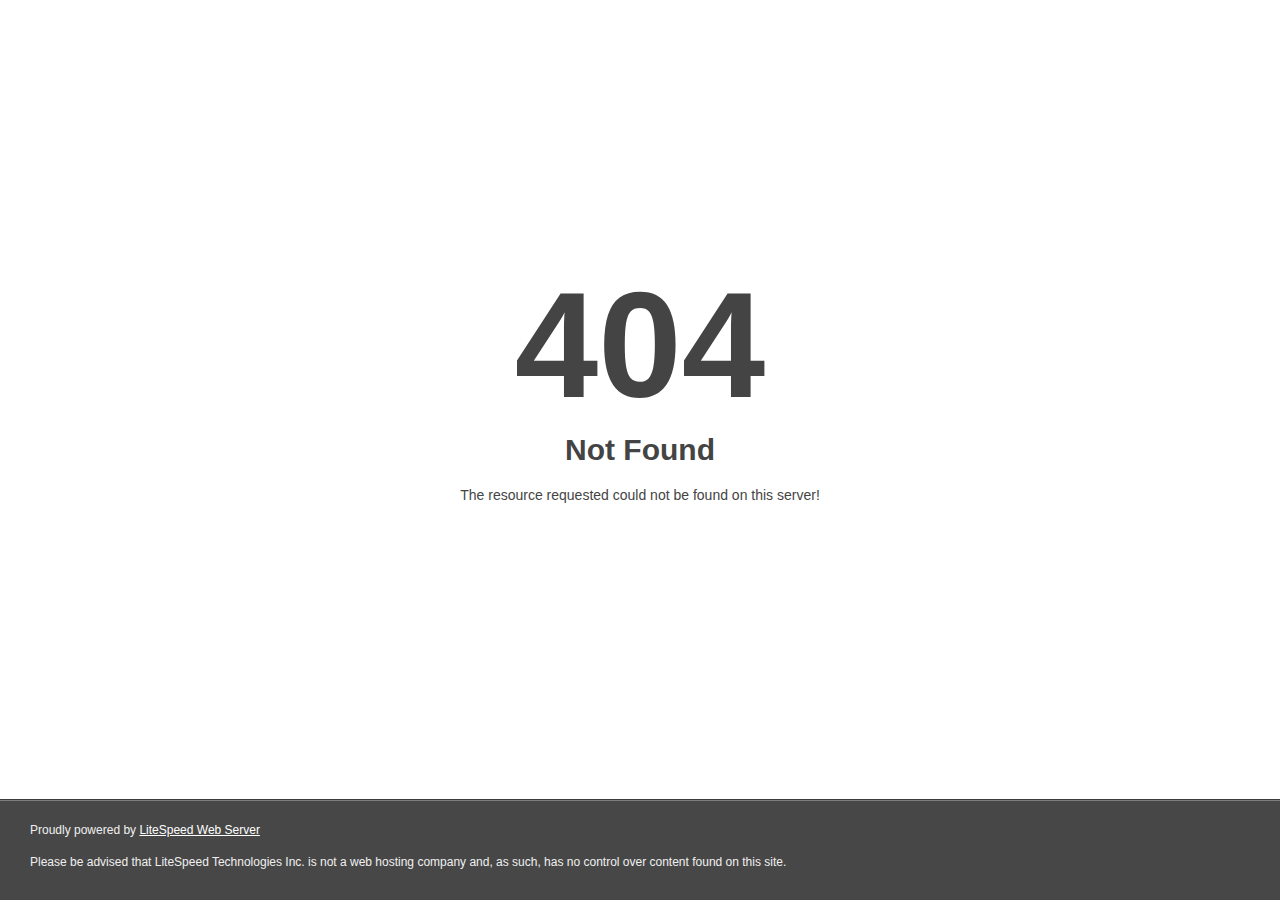
<file: Version/index.html>
<!DOCTYPE html>
<html style="height:100%">
<head>
<meta name="viewport" content="width=device-width, initial-scale=1, shrink-to-fit=no">
<title> 404 Not Found
</title></head>
<body style="color: #444; margin:0;font: normal 14px/20px Arial, Helvetica, sans-serif; height:100%; background-color: #fff;">
<div style="height:auto; min-height:100%; ">     <div style="text-align: center; width:800px; margin-left: -400px; position:absolute; top: 30%; left:50%;">
        <h1 style="margin:0; font-size:150px; line-height:150px; font-weight:bold;">404</h1>
<h2 style="margin-top:20px;font-size: 30px;">Not Found
</h2>
<p>The resource requested could not be found on this server!</p>
</div></div><div style="color:#f0f0f0; font-size:12px;margin:auto;padding:0px 30px 0px 30px;position:relative;clear:both;height:100px;margin-top:-101px;background-color:#474747;border-top: 1px solid rgba(0,0,0,0.15);box-shadow: 0 1px 0 rgba(255, 255, 255, 0.3) inset;">
<br>Proudly powered by  <a style="color:#fff;" href="http://www.litespeedtech.com/error-page">LiteSpeed Web Server</a><p>Please be advised that LiteSpeed Technologies Inc. is not a web hosting company and, as such, has no control over content found on this site.</p></div></body></html>
</file>
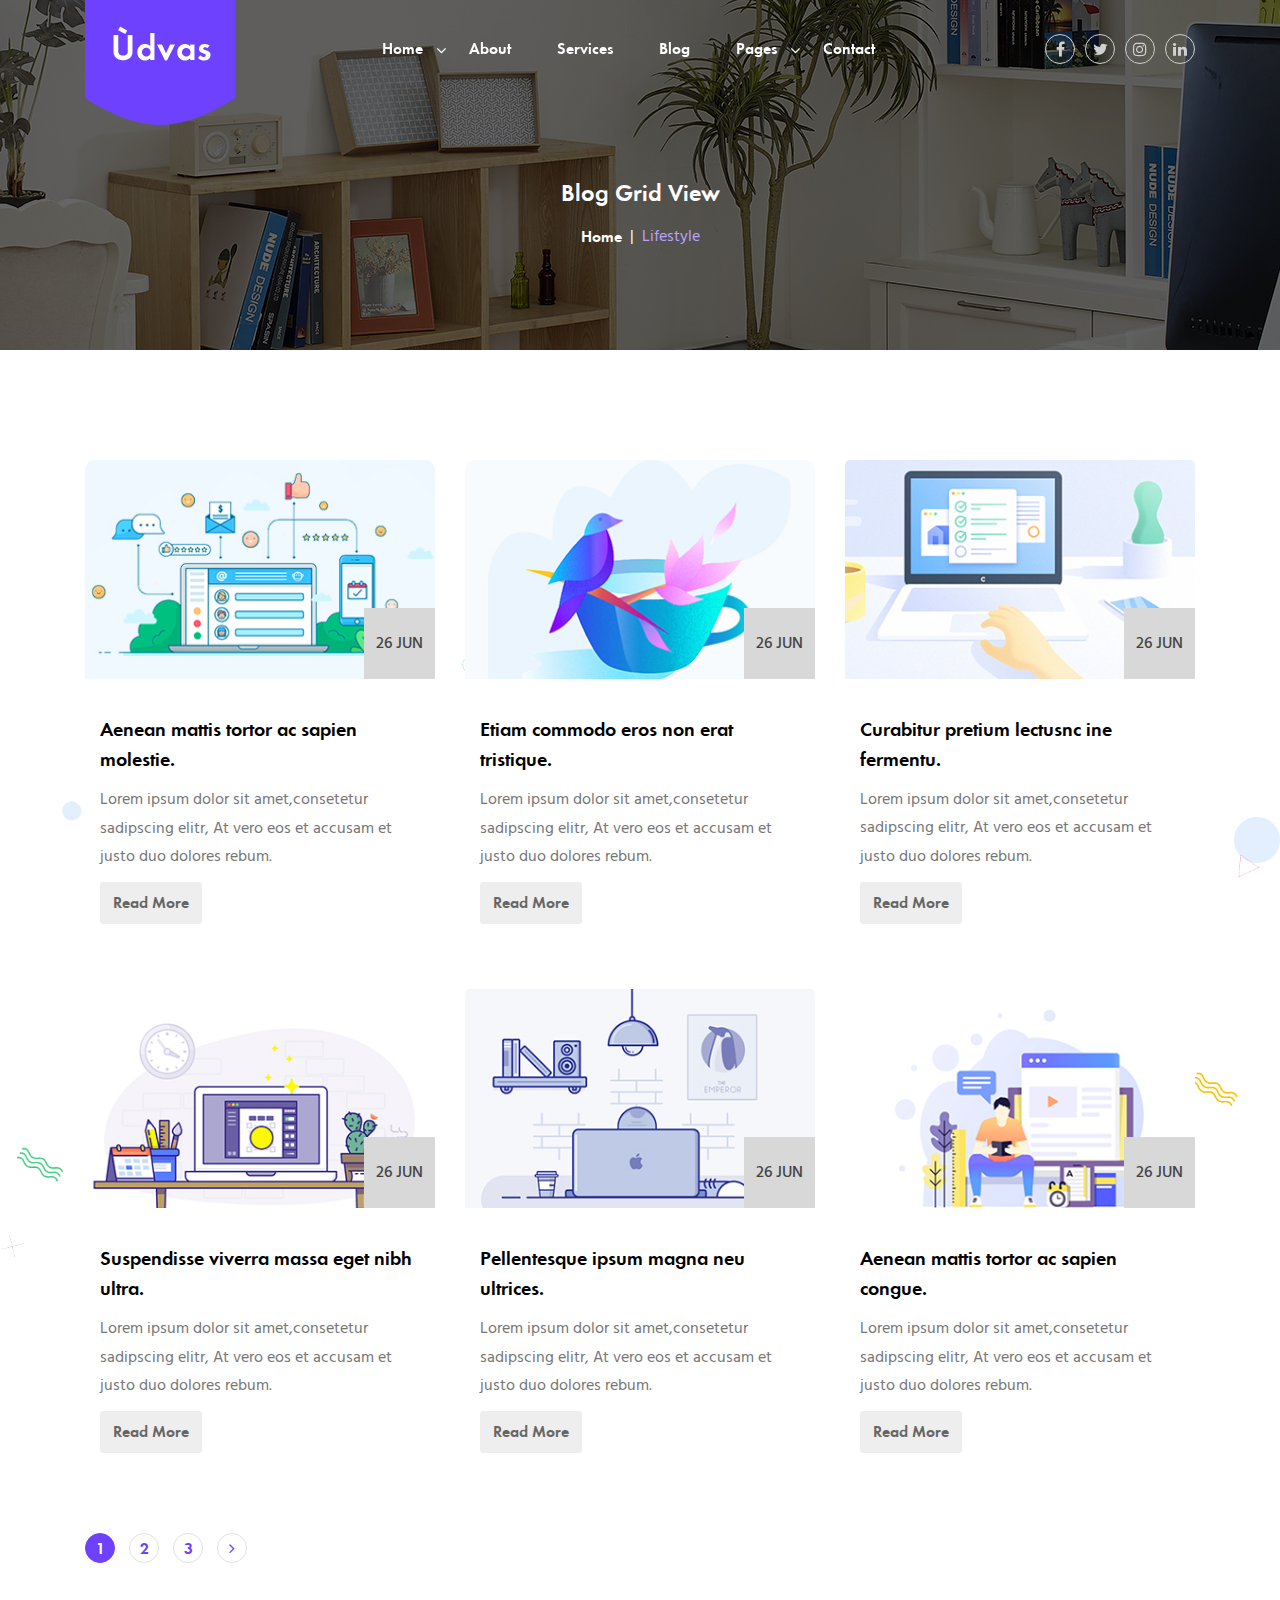
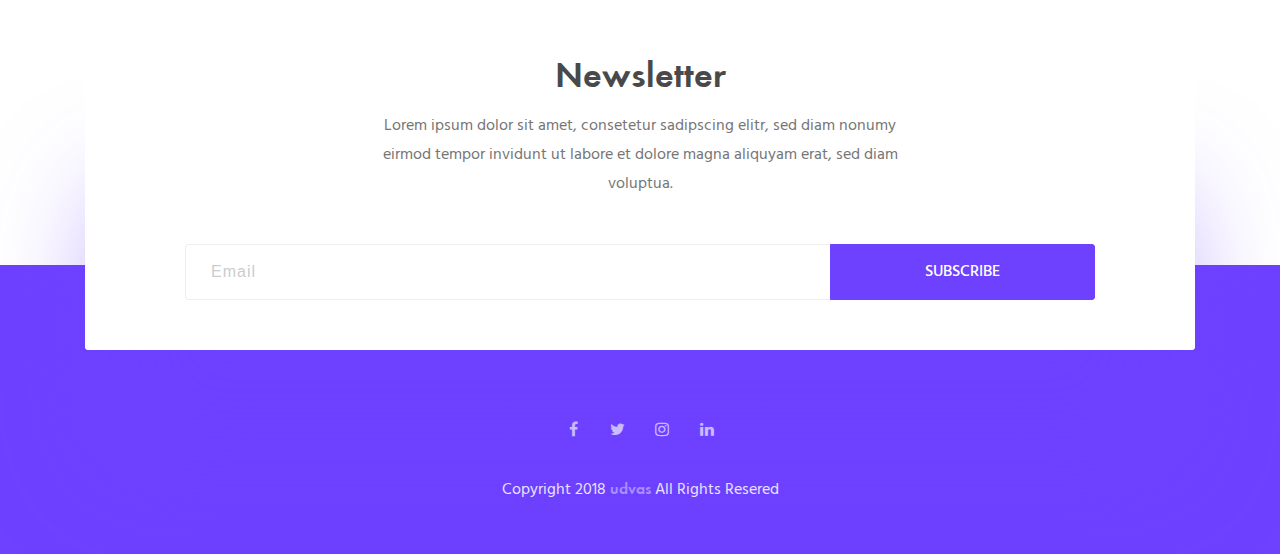
<file: blog-grid.html>
<!DOCTYPE html>
<html>

<!-- Mirrored from demo.spellbit.com/html/udvas/preview/blog-grid.html by HTTrack Website Copier/3.x [XR&CO'2014], Fri, 08 May 2020 06:38:15 GMT -->
<head>
	<!-- important meta tag -->
	<meta charset="utf-8">
	<meta http-equiv="X-UA-Compatible" content="IE=edge">
	<meta name="viewport" content="width=device-width, initial-scale=1">
	<!-- site title -->
	<title>Udvas-blog-grid</title>
	<!-- site description and atuhor name -->
	<meta name="description" content="Udvas is personal HTML multipurpose portfolio template">
	<meta name="author" content="spellbit"/>
	<!-- favicon -->
	<link rel="shortcut icon" type="image/x-icon" href="assets/images/fav.jpg">
	<!-- font cdn links -->
	<link href="https://fonts.googleapis.com/css?family=Hind:400,500" rel="stylesheet">
	<link rel="stylesheet" href="assets/css/font-awesome.min.css">
	<!-- bootstrap css links -->
	<link rel="stylesheet" href="assets/css/bootstrap.min.css">
	<!-- animate css link -->
	<link rel="stylesheet" href="assets/css/animate.min.css">
	<!-- plugins css links -->
	<link rel="stylesheet" href="assets/css/lightcase.css">
	<link rel="stylesheet" href="assets/css/swiper.min.css">
	<link rel="stylesheet" href="assets/css/slick.css">
	<!-- main style css link -->
	<link rel="stylesheet" href="assets/css/style.css">
	<!-- responsive css link -->
	<link rel="stylesheet" href="assets/css/responsive.css">

	<!--[if lt IE 9]>
	<script src="http://oss.maxcdn.com/html5shiv/3.7.2/html5shiv.min.js"></script>
	<script src="http://oss.maxcdn.com/respond/1.4.2/respond.min.js"></script>
	<![endif]-->
</head>

<body class="inner-page blog-grid-page">
	<!-- header-section start -->
	<header class="header-section">
		<div class="container">
			<nav class="navbar navbar-expand-lg">
				<a class="navbar-brand logo" href="index.html"><img src="assets/images/logo.png" alt="logo-img"></a>
				<button class="navbar-toggler" type="button" data-toggle="collapse" data-target="#navbarSupportedContent" aria-controls="navbarSupportedContent" aria-expanded="false" aria-label="Toggle navigation">
					<!-- <span class="bar-one"></span>
					<span class="bar-two"></span>
					<span class="bar-three"></span> -->
					<span class="menu-toggle"></span>
				</button>

				<div class="collapse navbar-collapse" id="navbarSupportedContent">
					<ul class="navbar-nav ml-auto menu">
						<li class="menu_has_children"><a href="#intro">Home</a>
							<ul class="sub-menu">
								<li><a href="index.html">Home One</a></li>
								<li><a href="index2.html">Home Two</a></li>
							</ul>
						</li>
						<li><a href="#about">About</a></li>
						<li><a href="#service">services</a></li>
						<li><a href="#blog">blog</a></li>
						<li class="menu_has_children"><a href="#">Pages</a>
							<ul class="sub-menu">
								<li><a href="about.html">About page</a></li>
								<li><a href="blog-grid.html">Blog grid</a></li>
								<li><a href="blog-list.html">blog list</a></li>
								<li><a href="blog-single.html">blog single</a></li>
								<li><a href="blog-single-full.html">blog single full width</a></li>
								<li><a href="case-study.html">Case study</a></li>
								<li><a href="case-study-details.html">case study details</a></li>
								<li><a href="services.html">services</a></li>
								<li><a href="contact.html">Conatct Page</a></li>
							</ul>
						</li>
						<li><a href="#">Contact</a></li>
					</ul>
					<ul class="social-links ml-auto">
						<li><a href="#"><i class="fa fa-facebook" aria-hidden="true"></i></a></li>
						<li><a href="#"><i class="fa fa-twitter" aria-hidden="true"></i></a></li>
						<li><a href="#"><i class="fa fa-instagram" aria-hidden="true"></i></a></li>
						<li><a href="#"><i class="fa fa-linkedin" aria-hidden="true"></i></a></li>
					</ul>
				</div>
			</nav>
		</div>
	</header>
	<!-- header-section end -->

	<!-- banner-section start -->
	<section class="single-page-banner">
		<div class="banner-content-area">
			<div class="container">
				<div class="banner-content">
					<h4>Blog Grid View</h4>
					<nav aria-label="breadcrumb" class="page-header-breadcrumb">
						<ol class="breadcrumb">
							<li class="breadcrumb-item"><a href="index.html">Home</a></li>
							<li class="breadcrumb-item active" aria-current="page">Lifestyle</li>
						</ol>
					</nav>
				</div>
			</div>
		</div>
	</section>
	<!-- banner-section end -->

	<!-- blog-section start -->
	<section class="inner-page-section blog-grid section-padding">
		<div class="container">
			<div class="row">
				<div class="col-lg-12">
					<div class="main-content-area blog-grid">
						<div class="row">
							<div class="col-lg-4 col-md-6">
								<div class="post-item hover-item">
									<div class="post-thumb">
										<a href="blog-single.html"><img src="assets/images/blog/1.jpg" alt="blog-img"></a>
										<a href="blog-grid.html" class="post-date"><span>26 jun</span></a>
									</div>
									<div class="post-content">
										<h5><a href="blog-single.html">Aenean mattis tortor ac sapien molestie.</a></h5>
										<p>Lorem ipsum dolor sit amet,consetetur sadipscing elitr,  At vero eos et accusam et justo duo dolores rebum.</p>
										<a href="blog-single.html" class="post-btn">Read More</a>
									</div>
								</div>
							</div><!-- post-item end -->
							<div class="col-lg-4 col-md-6">
								<div class="post-item hover-item">
									<div class="post-thumb">
										<a href="blog-single.html"><img src="assets/images/blog/2.jpg" alt="blog-img"></a>
										<a href="blog-grid.html" class="post-date"><span>26 jun</span></a>
									</div>
									<div class="post-content">
										<h5><a href="blog-single.html">Etiam commodo eros non erat tristique.</a></h5>
										<p>Lorem ipsum dolor sit amet,consetetur sadipscing elitr,  At vero eos et accusam et justo duo dolores rebum.</p>
										<a href="blog-single.html" class="post-btn">Read More</a>
									</div>
								</div>
							</div><!-- post-item end -->
							<div class="col-lg-4 col-md-6">
								<div class="post-item hover-item">
									<div class="post-thumb">
										<a href="blog-single.html"><img src="assets/images/blog/3.jpg" alt="blog-img"></a>
										<a href="blog-grid.html" class="post-date"><span>26 jun</span></a>
									</div>
									<div class="post-content">
										<h5><a href="blog-single.html">Curabitur pretium lectusnc ine fermentu.</a></h5>
										<p>Lorem ipsum dolor sit amet,consetetur sadipscing elitr,  At vero eos et accusam et justo duo dolores rebum.</p>
										<a href="blog-single.html" class="post-btn">Read More</a>
									</div>
								</div>
							</div><!-- post-item end -->
							<div class="col-lg-4 col-md-6">
								<div class="post-item hover-item">
									<div class="post-thumb">
										<a href="blog-single.html"><img src="assets/images/blog/4.jpg" alt="blog-img"></a>
										<a href="blog-grid.html" class="post-date"><span>26 jun</span></a>
									</div>
									<div class="post-content">
										<h5><a href="blog-single.html">Suspendisse viverra massa eget nibh ultra.</a></h5>
										<p>Lorem ipsum dolor sit amet,consetetur sadipscing elitr,  At vero eos et accusam et justo duo dolores rebum.</p>
										<a href="blog-single.html" class="post-btn">Read More</a>
									</div>
								</div>
							</div><!-- post-item end -->
							<div class="col-lg-4 col-md-6">
								<div class="post-item hover-item">
									<div class="post-thumb">
										<a href="blog-single.html"><img src="assets/images/blog/5.jpg" alt="blog-img"></a>
										<a href="blog-grid.html" class="post-date"><span>26 jun</span></a>
									</div>
									<div class="post-content">
										<h5><a href="blog-single.html">Pellentesque ipsum magna neu ultrices.</a></h5>
										<p>Lorem ipsum dolor sit amet,consetetur sadipscing elitr,  At vero eos et accusam et justo duo dolores rebum.</p>
										<a href="blog-single.html" class="post-btn">Read More</a>
									</div>
								</div>
							</div><!-- post-item end -->
							<div class="col-lg-4 col-md-6">
								<div class="post-item hover-item">
									<div class="post-thumb">
										<a href="blog-single.html"><img src="assets/images/blog/6.jpg" alt="blog-img"></a>
										<a href="blog-grid.html" class="post-date"><span>26 jun</span></a>
									</div>
									<div class="post-content">
										<h5><a href="blog-single.html">Aenean mattis tortor ac sapien congue.</a></h5>
										<p>Lorem ipsum dolor sit amet,consetetur sadipscing elitr,  At vero eos et accusam et justo duo dolores rebum.</p>
										<a href="blog-single.html" class="post-btn">Read More</a>
									</div>
								</div>
							</div><!-- post-item end -->
						</div>
					</div>
					<nav class="d-pagination" aria-label="Page navigation example">
						<ul class="pagination">
							<li class="page-item active"><a class="page-link" href="#">1</a></li>
							<li class="page-item"><a class="page-link" href="#">2</a></li>
							<li class="page-item"><a class="page-link" href="#">3</a></li>
							<li class="page-item"><a class="page-link" href="#"><i class="fa fa-angle-right" aria-hidden="true"></i></a></li>
						</ul>
					</nav>
				</div>
			</div>
		</div>
	</section>
	<!-- blog-section end -->

	<!-- footer-section start -->
	<section class="footer-section">
		<div class="footer-top">
			<div class="container">
				<div class="subscribe-part">
					<div class="section-header">
						<h2>newsletter</h2>
						<p>Lorem ipsum dolor sit amet, consetetur sadipscing elitr, sed diam nonumy eirmod tempor invidunt ut labore et dolore magna aliquyam erat, sed diam voluptua.</p>
					</div>
					<div class="section-wrapper">
						<div class="subs-form">
							<form action="#" method="get" accept-charset="utf-8">
								<input type="email" name="name" placeholder="Email">
								<input type="submit" name="submit" value="Subscribe">
							</form>
						</div>
					</div>
				</div>
			</div>
		</div>
		<div class="footer-bottom">
			<div class="container">
				<ul class="social-links">
					<li><a href="#"><i class="fa fa-facebook" aria-hidden="true"></i></a></li>
					<li><a href="#"><i class="fa fa-twitter" aria-hidden="true"></i></a></li>
					<li><a href="#"><i class="fa fa-instagram" aria-hidden="true"></i></a></li>
					<li><a href="#"><i class="fa fa-linkedin" aria-hidden="true"></i></a></li>
				</ul>
				<p class="copy-right">Copyright 2018 <a href="index.html">udvas</a> All Rights Resered</p>
			</div>
		</div>
	</section>
	<!-- footer-section end -->

	<!-- scroll to top start -->
	<div class="scroll-to-top">
		<span class="scroll-icon">
			<i class="fa fa-rocket" aria-hidden="true"></i>
		</span>
	</div>
	<!-- scroll to top end -->

	<!-- jQuery library js link -->
	<script src="assets/js/jquery-3.3.1.min.js"></script>
	<!-- bootstrap js links -->
	<script src="assets/js/bootstrap.min.js"></script>
	<script src="assets/js/bootstrap.bundle.min.js"></script>
	<!-- plugins js links -->
	<script src="assets/js/jquery.easing.min.js"></script>
	<script src="assets/js/lightcase.js"></script>
	<script src="assets/js/circle-progress.min.js"></script>
	<script src="assets/js/swiper.min.js"></script>
	<script src="assets/js/slick.min.js"></script>
	<script src="assets/js/isotope.pkgd.min.js"></script>
	<!-- main js link -->
	<script src="assets/js/main.js"></script>
</body>

<!-- Mirrored from demo.spellbit.com/html/udvas/preview/blog-grid.html by HTTrack Website Copier/3.x [XR&CO'2014], Fri, 08 May 2020 06:38:23 GMT -->
</html>
</file>
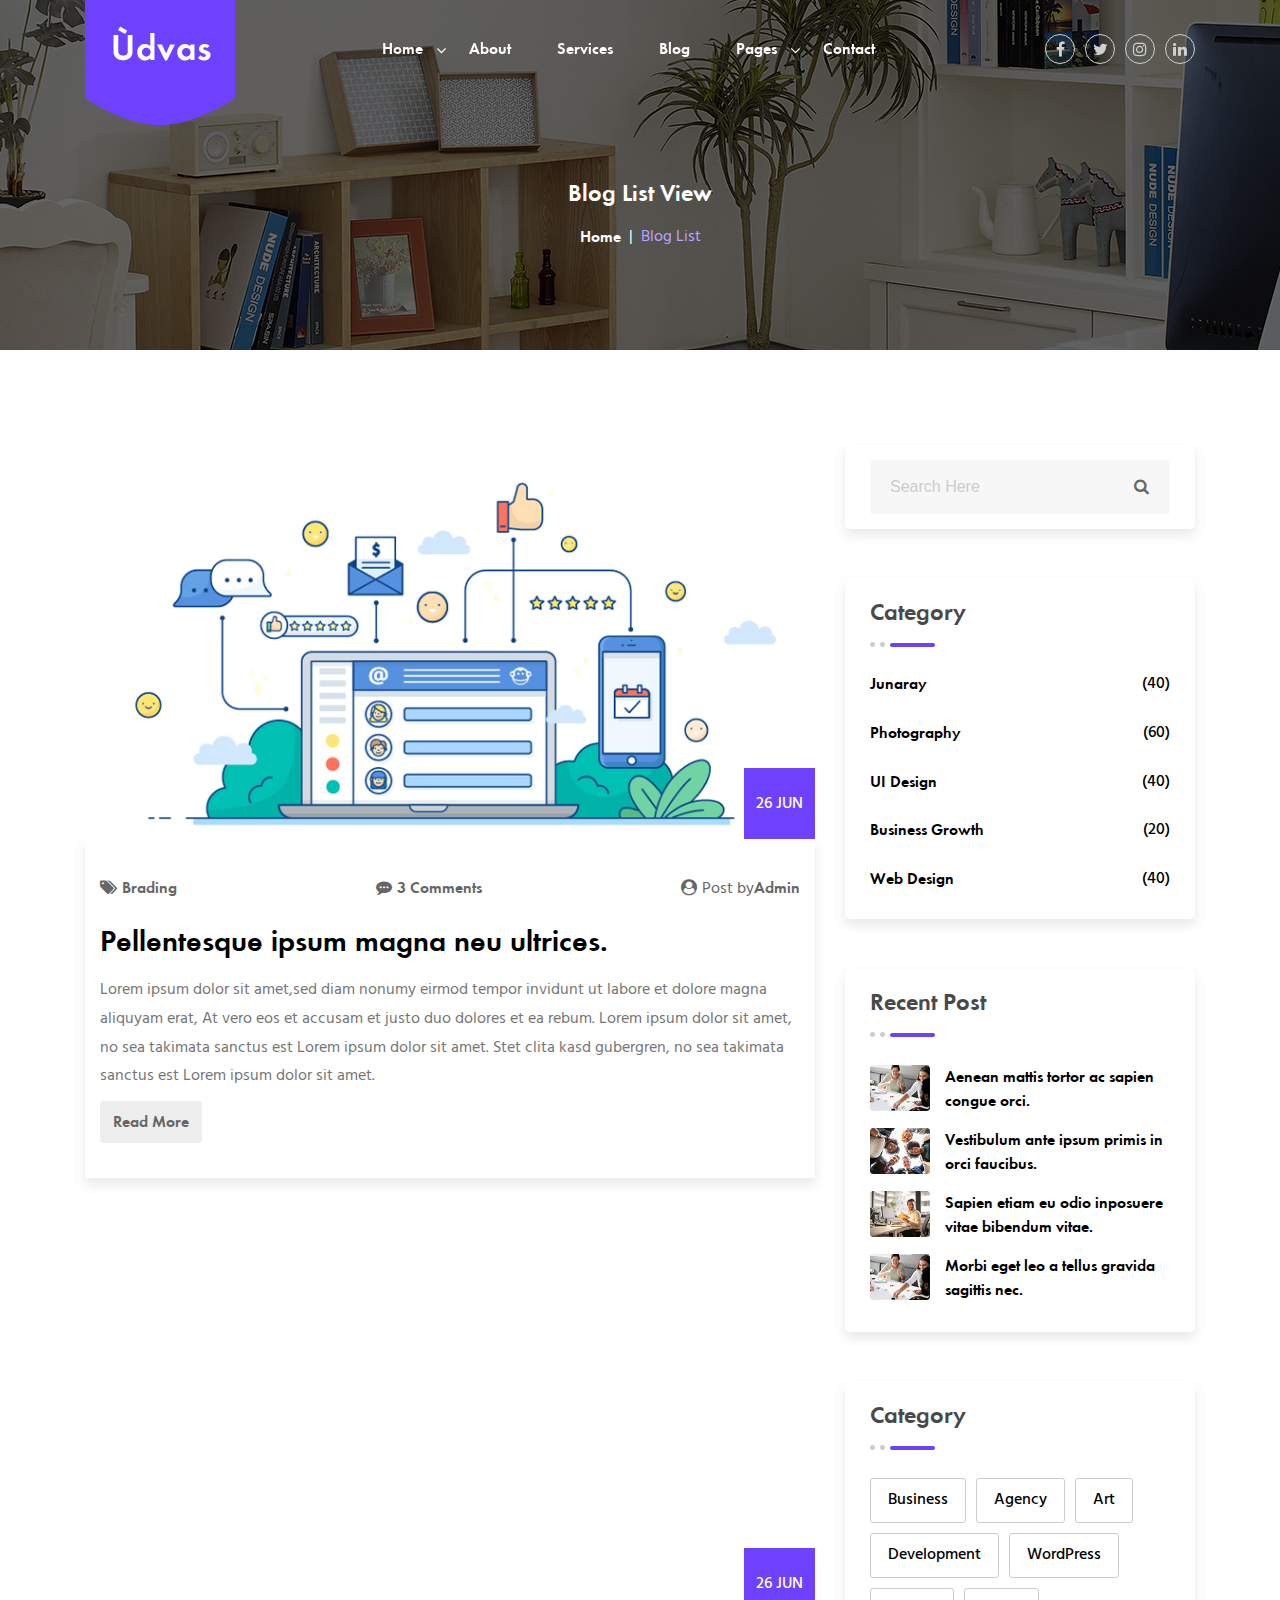
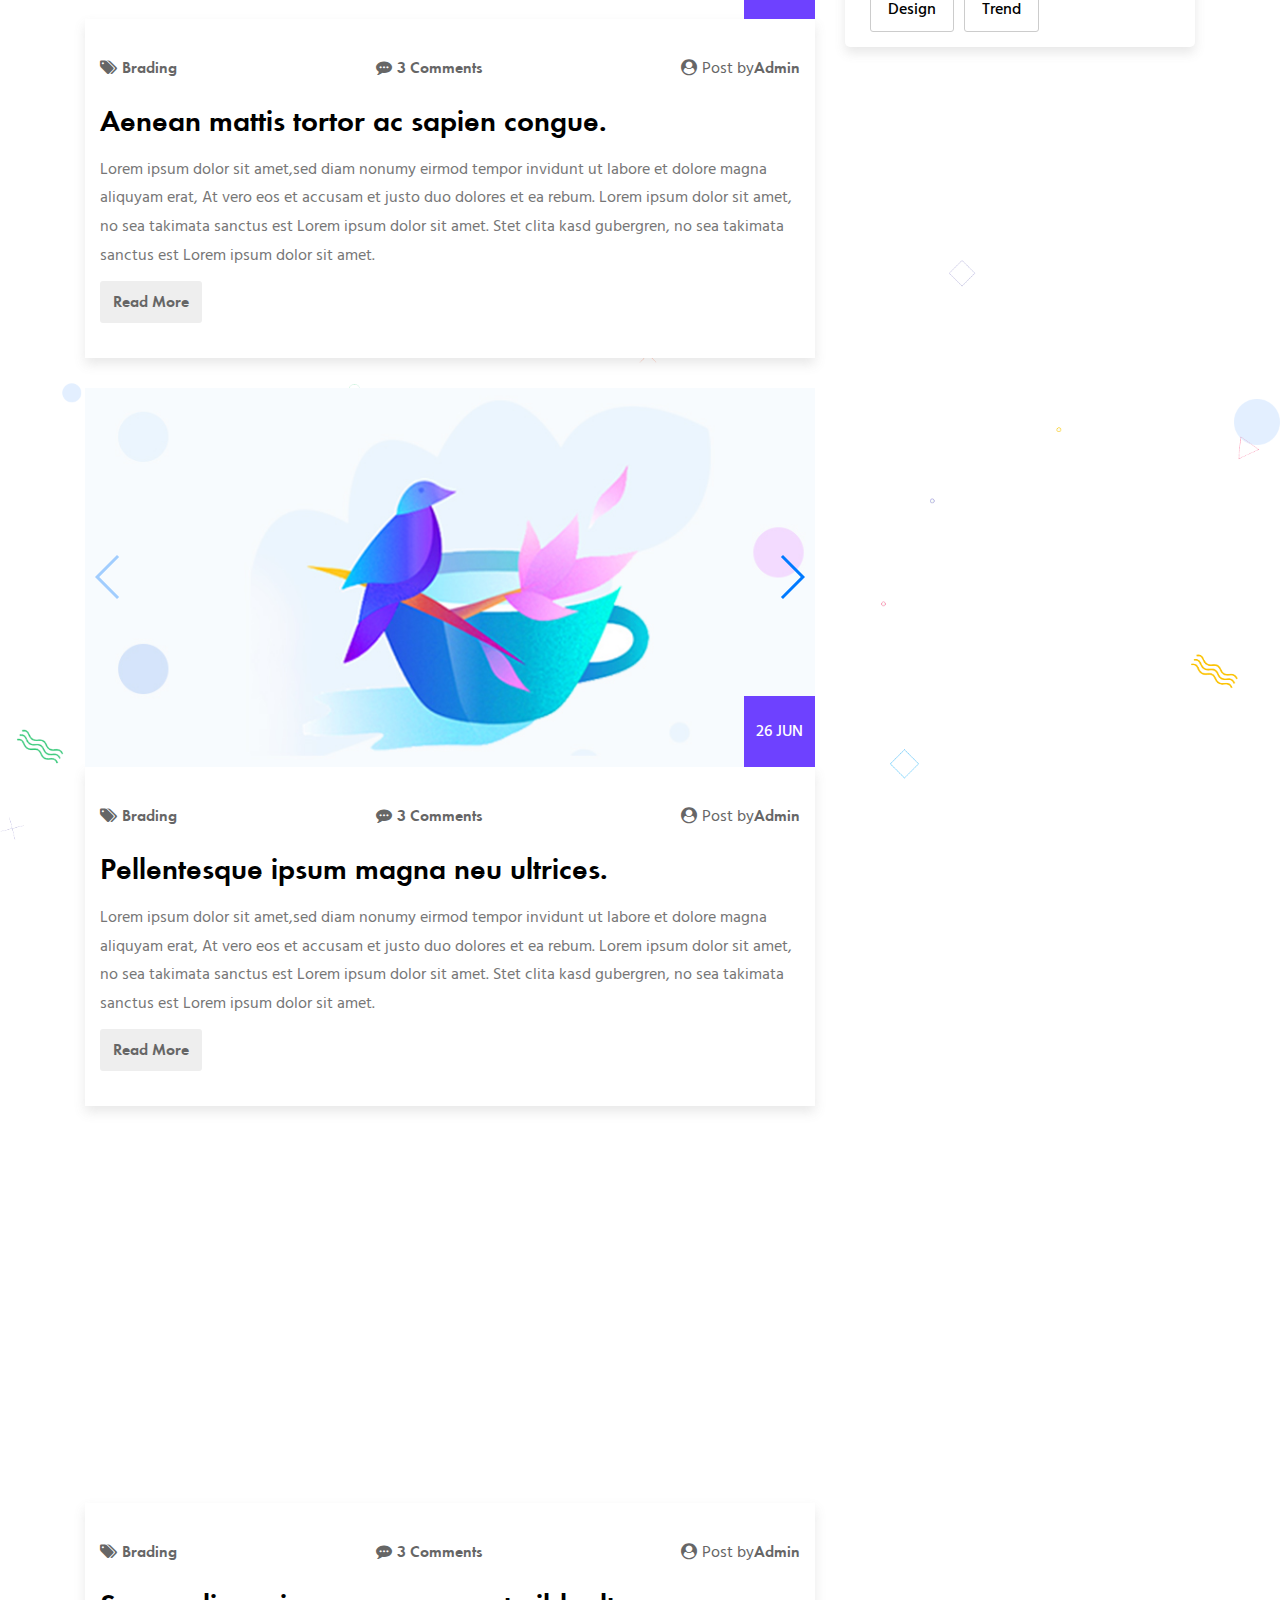
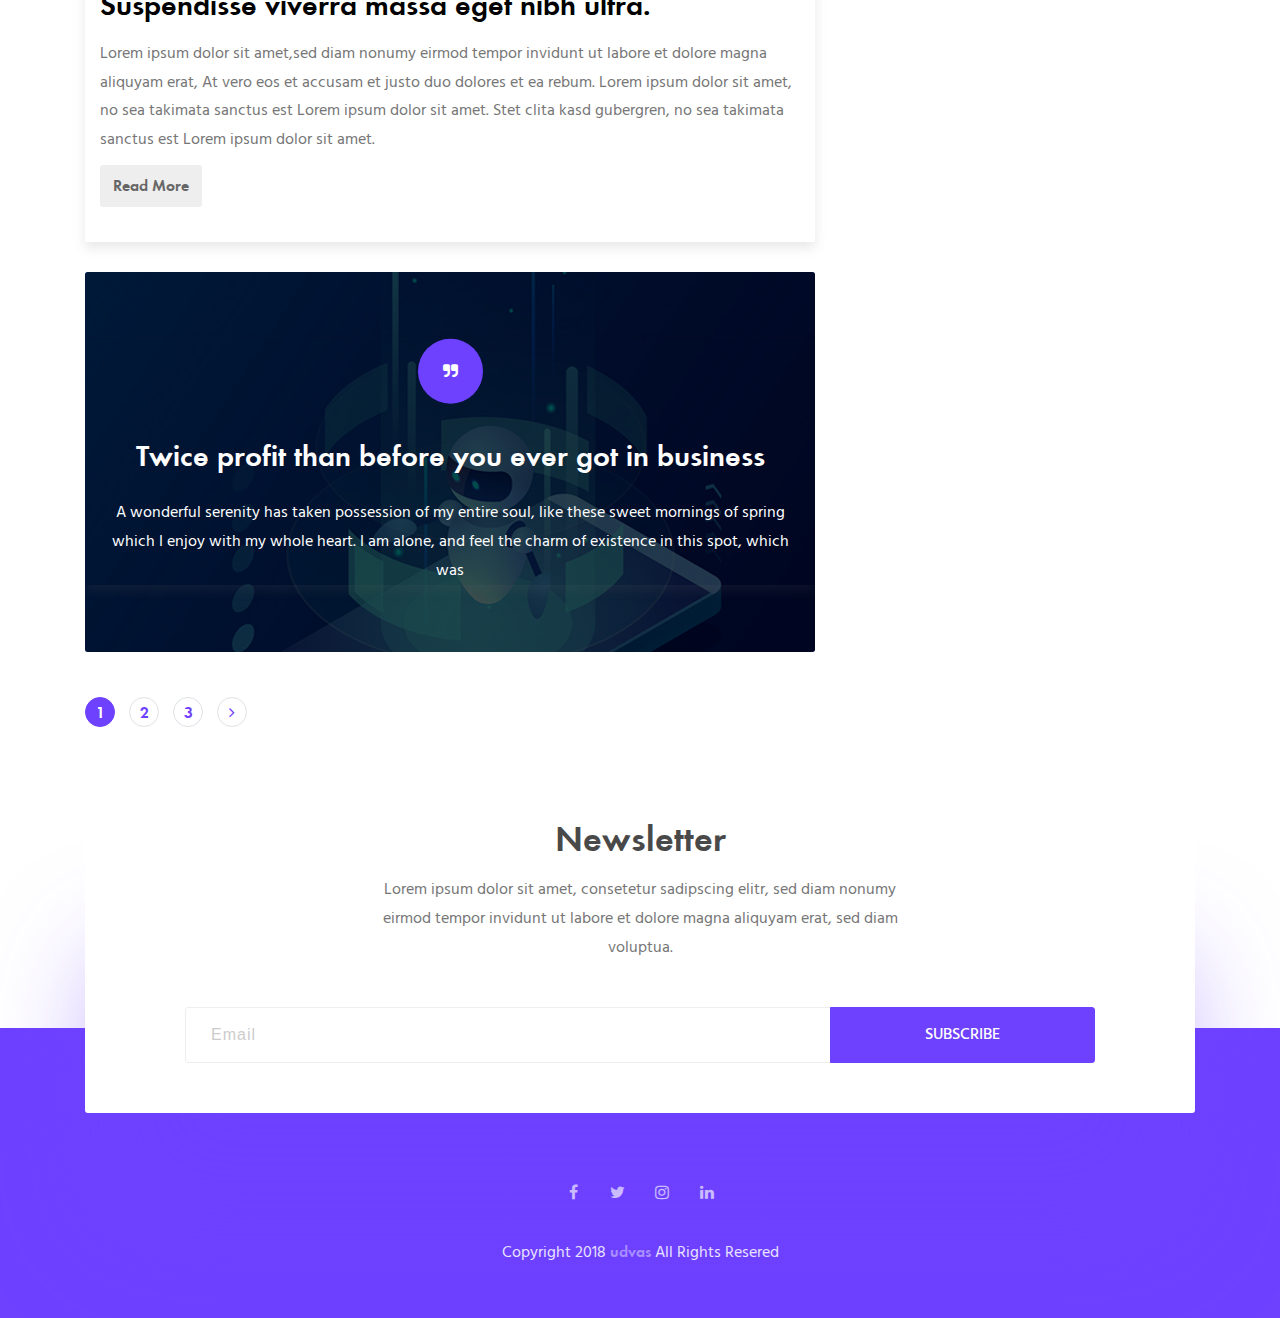
<file: blog-list.html>
<!DOCTYPE html>
<html>

<!-- Mirrored from demo.spellbit.com/html/udvas/preview/blog-list.html by HTTrack Website Copier/3.x [XR&CO'2014], Fri, 08 May 2020 06:38:23 GMT -->
<head>
	<!-- important meta tag -->
	<meta charset="utf-8">
	<meta http-equiv="X-UA-Compatible" content="IE=edge">
	<meta name="viewport" content="width=device-width, initial-scale=1">
	<!-- site title -->
	<title>Udvas-blog-list</title>
	<!-- favicon -->
	<link rel="shortcut icon" type="image/x-icon" href="assets/images/fav.jpg">
	<!-- site description and atuhor name -->
	<meta name="description" content="Udvas is personal HTML multipurpose portfolio template">
	<meta name="author" content="spellbit"/>
	<!-- font cdn links -->
	<link href="https://fonts.googleapis.com/css?family=Hind:400,500" rel="stylesheet">
	<link rel="stylesheet" href="assets/css/font-awesome.min.css">
	<!-- bootstrap css links -->
	<link rel="stylesheet" href="assets/css/bootstrap.min.css">
	<!-- animate css link -->
	<link rel="stylesheet" href="assets/css/animate.min.css">
	<!-- plugins css links -->
	<link rel="stylesheet" href="assets/css/lightcase.css">
	<link rel="stylesheet" href="assets/css/swiper.min.css">
	<link rel="stylesheet" href="assets/css/slick.css">
	<!-- main style css link -->
	<link rel="stylesheet" href="assets/css/style.css">
	<!-- responsive css link -->
	<link rel="stylesheet" href="assets/css/responsive.css">

	<!--[if lt IE 9]>
	<script src="http://oss.maxcdn.com/html5shiv/3.7.2/html5shiv.min.js"></script>
	<script src="http://oss.maxcdn.com/respond/1.4.2/respond.min.js"></script>
	<![endif]-->
</head>

<body class="inner-page blog-list-page">
	<!-- header-section start -->
	<header class="header-section">
		<div class="container">
			<nav class="navbar navbar-expand-lg">
				<a class="navbar-brand logo" href="index.html"><img src="assets/images/logo.png" alt="logo-img"></a>
				<button class="navbar-toggler" type="button" data-toggle="collapse" data-target="#navbarSupportedContent" aria-controls="navbarSupportedContent" aria-expanded="false" aria-label="Toggle navigation">
					<span class="menu-toggle"></span>
				</button>

				<div class="collapse navbar-collapse" id="navbarSupportedContent">
					<ul class="navbar-nav ml-auto menu">
						<li class="menu_has_children"><a href="#intro">Home</a>
							<ul class="sub-menu">
								<li><a href="index.html">Home One</a></li>
								<li><a href="index2.html">Home Two</a></li>
							</ul>
						</li>
						<li><a href="#about">About</a></li>
						<li><a href="#service">services</a></li>
						<li><a href="#blog">blog</a></li>
						<li class="menu_has_children"><a href="#">Pages</a>
							<ul class="sub-menu">
								<li><a href="about.html">About page</a></li>
								<li><a href="blog-grid.html">Blog grid</a></li>
								<li><a href="blog-list.html">blog list</a></li>
								<li><a href="blog-single.html">blog single</a></li>
								<li><a href="blog-single-full.html">blog single full width</a></li>
								<li><a href="case-study.html">Case study</a></li>
								<li><a href="case-study-details.html">case study details</a></li>
								<li><a href="services.html">services</a></li>
								<li><a href="contact.html">Conatct Page</a></li>
							</ul>
						</li>
						<li><a href="#">Contact</a></li>
					</ul>
					<ul class="social-links ml-auto">
						<li><a href="#"><i class="fa fa-facebook" aria-hidden="true"></i></a></li>
						<li><a href="#"><i class="fa fa-twitter" aria-hidden="true"></i></a></li>
						<li><a href="#"><i class="fa fa-instagram" aria-hidden="true"></i></a></li>
						<li><a href="#"><i class="fa fa-linkedin" aria-hidden="true"></i></a></li>
					</ul>
				</div>
			</nav>
		</div>
	</header>
	<!-- header-section end -->

	<!-- banner-section start -->
	<section class="single-page-banner">
		<div class="banner-content-area">
			<div class="container">
				<div class="banner-content">
					<h4>Blog List View</h4>
					<nav aria-label="breadcrumb" class="page-header-breadcrumb">
						<ol class="breadcrumb">
							<li class="breadcrumb-item"><a href="index.html">Home</a></li>
							<li class="breadcrumb-item active" aria-current="page">Blog List</li>
						</ol>
					</nav>
				</div>
			</div>
		</div>
	</section>
	<!-- banner-section end -->

	<!-- blog-section start -->
	<section class="inner-page-section blog-list section-padding">
		<div class="container">
			<div class="row">
				<div class="col-lg-8">
					<div class="main-content-area blog-list">
						<div class="row">
							<div class="col-lg-12">
								<div class="post-item hover-item">
									<div class="post-thumb">
										<a href="blog-single.html"><img src="assets/images/blog/b1.jpg" alt="blog-img"></a>
										<a href="blog-grid.html" class="post-date"><span>26 jun</span></a>
									</div>
									<div class="post-content">
										<ul class="post-meta">
											<li><i class="fa fa-tags" aria-hidden="true"></i><a href="#">Brading</a><a href="#"></a></li>
											<li><i class="fa fa-commenting" aria-hidden="true"></i><a href="#">3 Comments</a></li>
											<li><i class="fa fa-user-circle" aria-hidden="true"></i>Post by<a href="#">Admin</a></li>
										</ul>
										<h3><a href="blog-single.html">Pellentesque ipsum magna neu ultrices.</a></h3>
										<p>Lorem ipsum dolor sit amet,sed diam nonumy eirmod tempor invidunt ut labore et dolore magna aliquyam erat,  At vero eos et accusam et justo duo dolores et ea rebum.  Lorem ipsum dolor sit amet,  no sea takimata sanctus est Lorem ipsum dolor sit amet.  Stet clita kasd gubergren,  no sea takimata sanctus est Lorem ipsum dolor sit amet.</p>
										<a href="blog-single.html" class="post-btn">Read More</a>
									</div>
								</div>
							</div><!-- post-item end -->
							<div class="col-lg-12">
								<div class="post-item hover-item">
									<div class="post-thumb">
										<div class="embed-responsive embed-responsive-16by9">
											<iframe src="https://player.vimeo.com/video/71422033?title=0&amp;byline=0&amp;portrait=0"   frameborder="0" webkitallowfullscreen mozallowfullscreen allowfullscreen></iframe>
										</div>
										<a href="blog-grid.html" class="post-date"><span>26 jun</span></a>
									</div>
									<div class="post-content">
										<ul class="post-meta">
											<li><i class="fa fa-tags" aria-hidden="true"></i><a href="#">Brading</a><a href="#"></a></li>
											<li><i class="fa fa-commenting" aria-hidden="true"></i><a href="#">3 Comments</a></li>
											<li><i class="fa fa-user-circle" aria-hidden="true"></i>Post by<a href="#">Admin</a></li>
										</ul>
										<h3><a href="blog-single.html">Aenean mattis tortor ac sapien congue.</a></h3>
										<p>Lorem ipsum dolor sit amet,sed diam nonumy eirmod tempor invidunt ut labore et dolore magna aliquyam erat,  At vero eos et accusam et justo duo dolores et ea rebum.  Lorem ipsum dolor sit amet,  no sea takimata sanctus est Lorem ipsum dolor sit amet.  Stet clita kasd gubergren,  no sea takimata sanctus est Lorem ipsum dolor sit amet.</p>
										<a href="blog-single.html" class="post-btn">Read More</a>
									</div>
								</div>
							</div><!-- post-item end -->
							<div class="col-lg-12">
								<div class="post-item hover-item">
									<div class="post-thumb">
										<div class="swiper-container post-img-slider">
											<div class="swiper-wrapper">
												<div class="swiper-slide">
													<a href="blog-single.html"><img src="assets/images/blog/b3.jpg" alt="blog-img"></a>
												</div>
												<div class="swiper-slide">
													<a href="blog-single.html"><img src="assets/images/blog/b1.jpg" alt="blog-img"></a>
												</div>
												<div class="swiper-slide">
													<a href="blog-single.html"><img src="assets/images/blog/b2.jpg" alt="blog-img"></a>
												</div>
											</div>
											<div class="swiper-button-next"></div>
											<div class="swiper-button-prev"></div>
										</div>
										<a href="blog-grid.html" class="post-date"><span>26 jun</span></a>
									</div>
									<div class="post-content">
										<ul class="post-meta">
											<li><i class="fa fa-tags" aria-hidden="true"></i><a href="#">Brading</a><a href="#"></a></li>
											<li><i class="fa fa-commenting" aria-hidden="true"></i><a href="#">3 Comments</a></li>
											<li><i class="fa fa-user-circle" aria-hidden="true"></i>Post by<a href="#">Admin</a></li>
										</ul>
										<h3><a href="blog-single.html">Pellentesque ipsum magna neu ultrices.</a></h3>
										<p>Lorem ipsum dolor sit amet,sed diam nonumy eirmod tempor invidunt ut labore et dolore magna aliquyam erat,  At vero eos et accusam et justo duo dolores et ea rebum.  Lorem ipsum dolor sit amet,  no sea takimata sanctus est Lorem ipsum dolor sit amet.  Stet clita kasd gubergren,  no sea takimata sanctus est Lorem ipsum dolor sit amet.</p>
										<a href="blog-single.html" class="post-btn">Read More</a>
									</div>
								</div>
							</div><!-- post-item end -->
							<div class="col-lg-12">
								<div class="post-item hover-item">
									<div class="post-thumb">
										<iframe width="100%" height="360" scrolling="no" frameborder="no" allow="autoplay" src="https://w.soundcloud.com/player/?url=https%3A//api.soundcloud.com/tracks/373180994&amp;color=%23ff5500&amp;auto_play=false&amp;hide_related=false&amp;show_comments=true&amp;show_user=true&amp;show_reposts=false&amp;show_teaser=true&amp;visual=true"></iframe>
									</div>
									<div class="post-content">
										<ul class="post-meta">
											<li><i class="fa fa-tags" aria-hidden="true"></i><a href="#">Brading</a><a href="#"></a></li>
											<li><i class="fa fa-commenting" aria-hidden="true"></i><a href="#">3 Comments</a></li>
											<li><i class="fa fa-user-circle" aria-hidden="true"></i>Post by<a href="#">Admin</a></li>
										</ul>
										<h3><a href="blog-single.html">Suspendisse viverra massa eget nibh ultra.</a></h3>
										<p>Lorem ipsum dolor sit amet,sed diam nonumy eirmod tempor invidunt ut labore et dolore magna aliquyam erat,  At vero eos et accusam et justo duo dolores et ea rebum.  Lorem ipsum dolor sit amet,  no sea takimata sanctus est Lorem ipsum dolor sit amet.  Stet clita kasd gubergren,  no sea takimata sanctus est Lorem ipsum dolor sit amet.</p>
										<a href="blog-single.html" class="post-btn">Read More</a>
									</div>
								</div>
							</div><!-- post-item end -->
							<div class="col-lg-12">
								<div class="post-item hover-item">
									<div class="post-thumb have_content" style="background-image: url('assets/images/blog/b2.jpg')">
										<div class="post-content">
											<i class="fa fa-quote-right" aria-hidden="true"></i>
											<h3><a href="blog-single.html">Twice profit than before you ever got in business</a></h3>
											<p>A wonderful serenity has taken possession of my entire soul, like these sweet mornings of spring which I enjoy with my whole heart. I am alone, and feel the charm of existence in this spot, which was</p>
										</div>
									</div>
								</div>
							</div><!-- post-item end -->
						</div>
					</div>
					<nav class="d-pagination" aria-label="Page navigation example">
						<ul class="pagination">
							<li class="page-item active"><a class="page-link" href="#">1</a></li>
							<li class="page-item"><a class="page-link" href="#">2</a></li>
							<li class="page-item"><a class="page-link" href="#">3</a></li>
							<li class="page-item"><a class="page-link" href="#"><i class="fa fa-angle-right" aria-hidden="true"></i></a></li>
						</ul>
					</nav>
				</div>
				<div class="col-lg-4">
					<aside class="sidebar">
						<div class="widget">
							<div class="widget-wrapper">
								<form class="widget-search" action="#" method="get" accept-charset="utf-8">
									<input type="search" name="search" placeholder="Search Here">
									<button class="search-btn" type="submit"><i class="fa fa-search" aria-hidden="true"></i></button>
								</form>
							</div>
						</div><!-- widget end -->
						<div class="widget">
							<div class="widget-header">
								<h4>Category</h4>
							</div>
							<div class="widget-wrapper">
								<ul class="post-category">
									<li><a href="#">Junaray <span><span>(40)</span></span></a></li>
									<li><a href="#">Photography <span>(60)</span></a></li>
									<li><a href="#">UI Design <span>(40)</span></a></li>
									<li><a href="#">Business Growth <span>(20)</span></a></li>
									<li><a href="#">Web Design <span>(40)</span></a></li>
								</ul>
							</div>
						</div><!-- widget end -->
						<div class="widget">
							<div class="widget-header">
								<h4>Recent Post</h4>
							</div>
							<div class="widget-wrapper">
								<div class="small-post-list">
									<div class="post-item"> 
										 <div class="post-thumb">
										 	<a href="blog-single.html"><img src="assets/images/blog/s1.jpg" alt="blog-img"></a>
										 </div>
										 <div class="post-content">
										 	<h6><a href="blog-single.html">Aenean mattis tortor ac sapien congue orci.</a></h6>
										 </div>
									</div><!-- post-item end -->
									<div class="post-item"> 
										 <div class="post-thumb">
										 	<a href="blog-single.html"><img src="assets/images/blog/s2.jpg" alt="blog-img"></a>
										 </div>
										 <div class="post-content">
										 	<h6><a href="blog-single.html">Vestibulum ante ipsum primis in orci faucibus.</a></h6>
										 </div>
									</div><!-- post-item end -->
									<div class="post-item"> 
										 <div class="post-thumb">
										 	<a href="blog-single.html"><img src="assets/images/blog/s3.jpg" alt="blog-img"></a>
										 </div>
										 <div class="post-content">
										 	<h6><a href="blog-single.html">Sapien etiam eu odio inposuere vitae bibendum vitae.</a></h6>
										 </div>
									</div><!-- post-item end -->
									<div class="post-item"> 
										 <div class="post-thumb">
										 	<a href="blog-single.html"><img src="assets/images/blog/s1.jpg" alt="blog-img"></a>
										 </div>
										 <div class="post-content">
										 	<h6><a href="blog-single.html">Morbi eget leo a tellus gravida sagittis nec.</a></h6>
										 </div>
									</div><!-- post-item end -->
								</div>
							</div>
						</div><!-- widget end -->
						<div class="widget">
							<div class="widget-header">
								<h4>Category</h4>
							</div>
							<div class="widget-wrapper">
								<ul class="post-tags">
									<li><a href="#">Business</a></li>
									<li><a href="#">Agency</a></li>
									<li><a href="#">Art</a></li>
									<li><a href="#">Development</a></li>
									<li><a href="#">WordPress</a></li>
									<li><a href="#">Design</a></li>
									<li><a href="#">Trend</a></li>
								</ul>
							</div>
						</div><!-- widget end -->
					</aside>
				</div>
			</div>
					
		</div>
	</section>
	<!-- blog-section end -->

	<!-- footer-section start -->
	<section class="footer-section">
		<div class="footer-top">
			<div class="container">
				<div class="subscribe-part">
					<div class="section-header">
						<h2>newsletter</h2>
						<p>Lorem ipsum dolor sit amet, consetetur sadipscing elitr, sed diam nonumy eirmod tempor invidunt ut labore et dolore magna aliquyam erat, sed diam voluptua.</p>
					</div>
					<div class="section-wrapper">
						<div class="subs-form">
							<form action="#" method="get" accept-charset="utf-8">
								<input type="email" name="name" placeholder="Email">
								<input type="submit" name="submit" value="Subscribe">
							</form>
						</div>
					</div>
				</div>
			</div>
		</div>
		<div class="footer-bottom">
			<div class="container">
				<ul class="social-links">
					<li><a href="#"><i class="fa fa-facebook" aria-hidden="true"></i></a></li>
					<li><a href="#"><i class="fa fa-twitter" aria-hidden="true"></i></a></li>
					<li><a href="#"><i class="fa fa-instagram" aria-hidden="true"></i></a></li>
					<li><a href="#"><i class="fa fa-linkedin" aria-hidden="true"></i></a></li>
				</ul>
				<p class="copy-right">Copyright 2018 <a href="index.html">udvas</a> All Rights Resered</p>
			</div>
		</div>
	</section>
	<!-- footer-section end -->

	<!-- scroll to top start -->
	<div class="scroll-to-top">
		<span class="scroll-icon">
			<i class="fa fa-rocket" aria-hidden="true"></i>
		</span>
	</div>
	<!-- scroll to top end -->

	<!-- jQuery library js link -->
	<script src="assets/js/jquery-3.3.1.min.js"></script>
	<!-- bootstrap js links -->
	<script src="assets/js/bootstrap.min.js"></script>
	<script src="assets/js/bootstrap.bundle.min.js"></script>
	<!-- plugins js links -->
	<script src="assets/js/jquery.easing.min.js"></script>
	<script src="assets/js/lightcase.js"></script>
	<script src="assets/js/circle-progress.min.js"></script>
	<script src="assets/js/swiper.min.js"></script>
	<script src="assets/js/slick.min.js"></script>
	<script src="assets/js/isotope.pkgd.min.js"></script>
	<!-- main js link -->
	<script src="assets/js/main.js"></script>
</body>

<!-- Mirrored from demo.spellbit.com/html/udvas/preview/blog-list.html by HTTrack Website Copier/3.x [XR&CO'2014], Fri, 08 May 2020 06:38:29 GMT -->
</html>
</file>
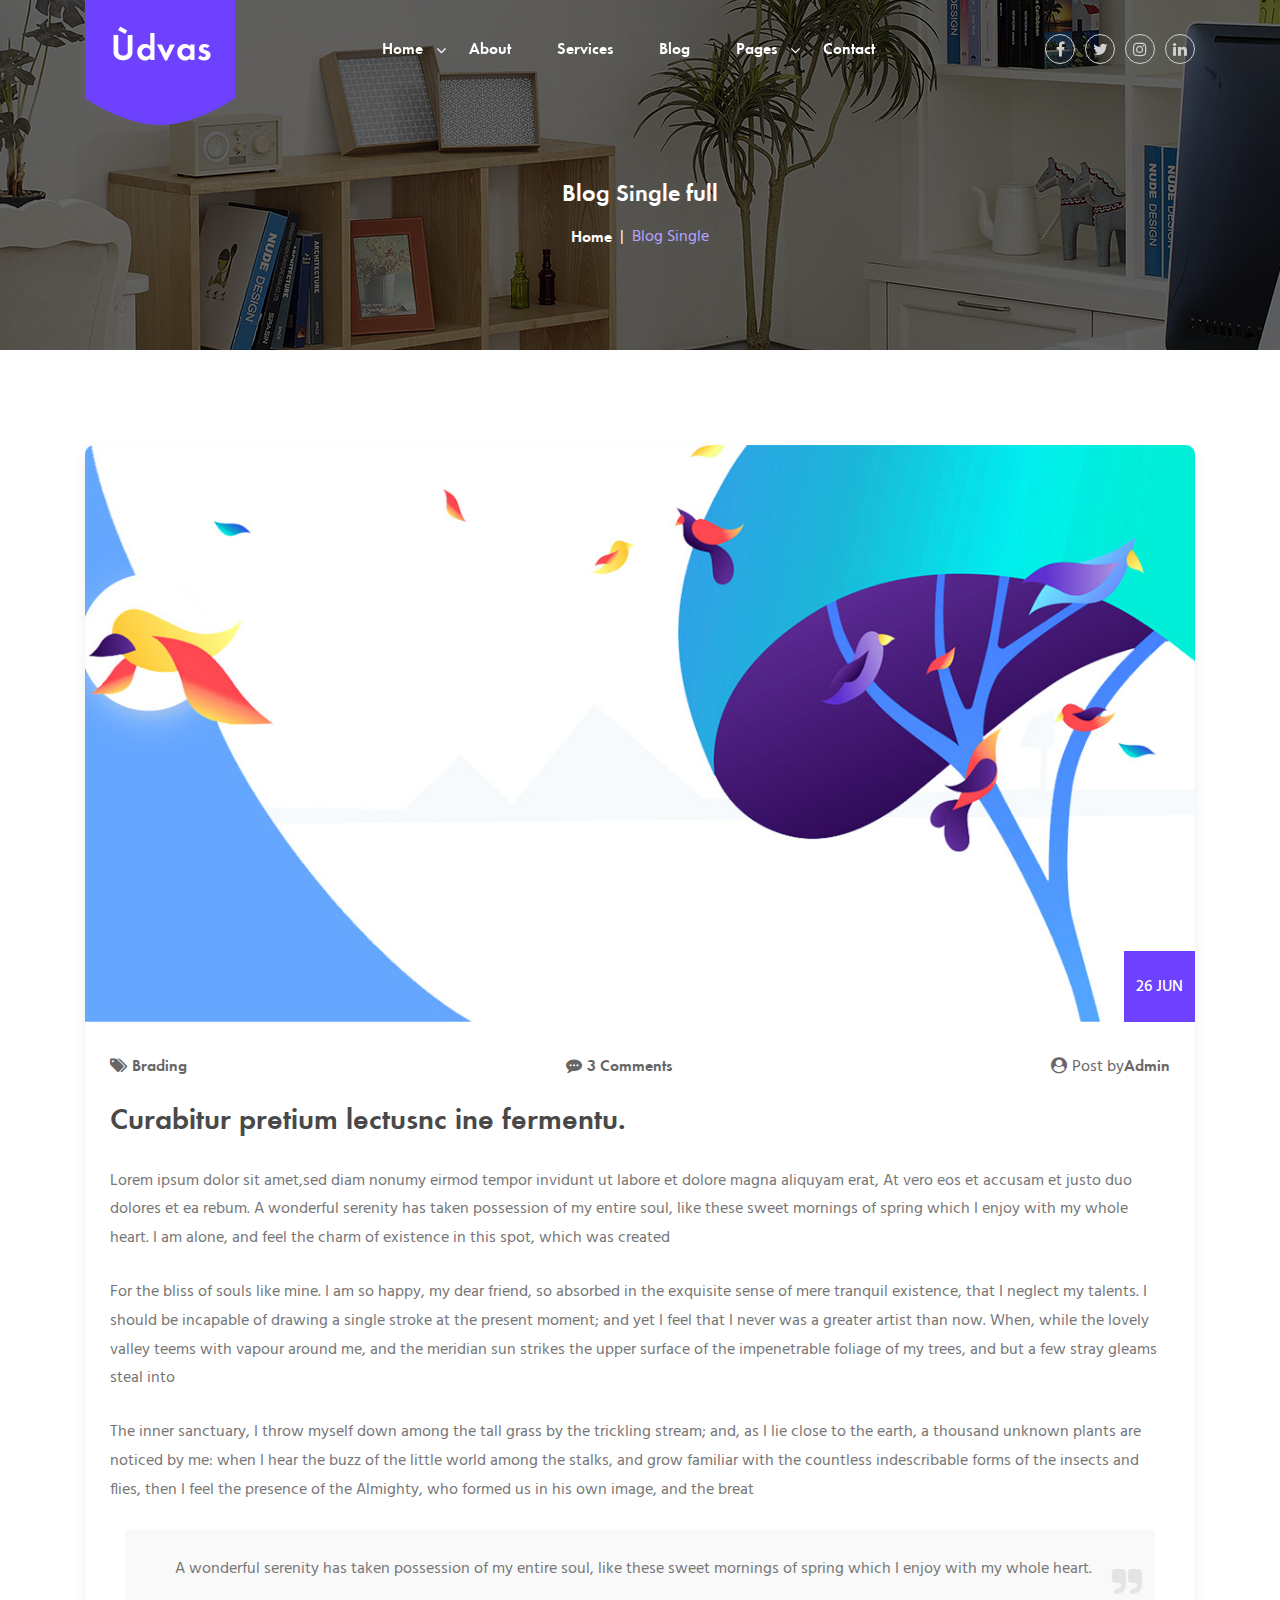
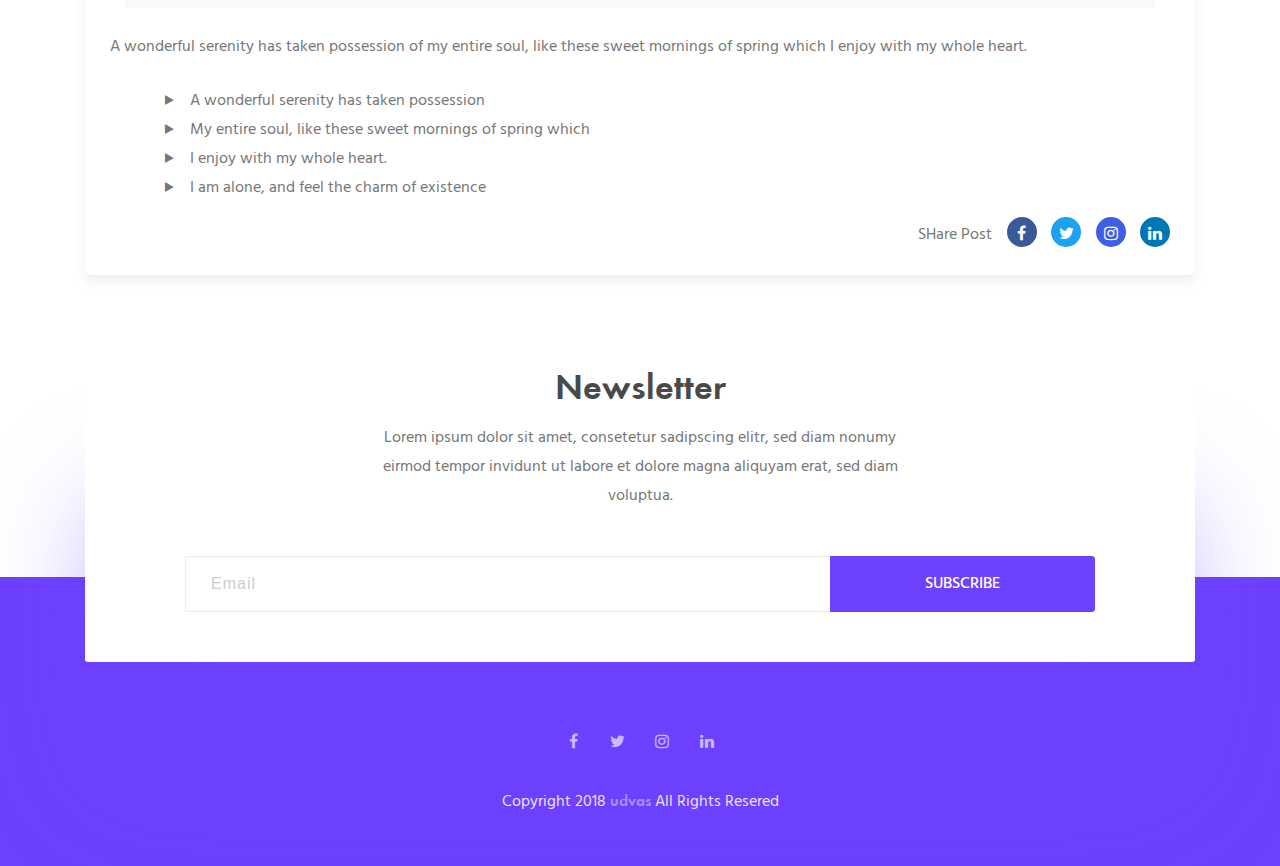
<file: blog-single-full.html>
<!DOCTYPE html>
<html>

<!-- Mirrored from demo.spellbit.com/html/udvas/preview/blog-single-full.html by HTTrack Website Copier/3.x [XR&CO'2014], Fri, 08 May 2020 06:38:31 GMT -->
<head>
	<!-- important meta tag -->
	<meta charset="utf-8">
	<meta http-equiv="X-UA-Compatible" content="IE=edge">
	<meta name="viewport" content="width=device-width, initial-scale=1">
	<!-- site title -->
	<title>Udvas-blog-single-full</title>
	<!-- site description and atuhor name -->
	<meta name="description" content="Udvas is personal HTML multipurpose portfolio template">
	<meta name="author" content="spellbit"/>
	<!-- favicon -->
	<link rel="shortcut icon" type="image/x-icon" href="assets/images/fav.jpg">
	<!-- font cdn links -->
	<link href="https://fonts.googleapis.com/css?family=Hind:400,500" rel="stylesheet">
	<link rel="stylesheet" href="assets/css/font-awesome.min.css">
	<!-- bootstrap css links -->
	<link rel="stylesheet" href="assets/css/bootstrap.min.css">
	<!-- animate css link -->
	<link rel="stylesheet" href="assets/css/animate.min.css">
	<!-- plugins css links -->
	<link rel="stylesheet" href="assets/css/lightcase.css">
	<link rel="stylesheet" href="assets/css/swiper.min.css">
	<link rel="stylesheet" href="assets/css/slick.css">
	<!-- main style css link -->
	<link rel="stylesheet" href="assets/css/style.css">
	<!-- responsive css link -->
	<link rel="stylesheet" href="assets/css/responsive.css">

	<!--[if lt IE 9]>
	<script src="http://oss.maxcdn.com/html5shiv/3.7.2/html5shiv.min.js"></script>
	<script src="http://oss.maxcdn.com/respond/1.4.2/respond.min.js"></script>
	<![endif]-->
</head>

<body class="inner-page blog-single">
	<!-- header-section start -->
	<header class="header-section">
		<div class="container">
			<nav class="navbar navbar-expand-lg">
				<a class="navbar-brand logo" href="index.html"><img src="assets/images/logo.png" alt="logo-img"></a>
				<button class="navbar-toggler" type="button" data-toggle="collapse" data-target="#navbarSupportedContent" aria-controls="navbarSupportedContent" aria-expanded="false" aria-label="Toggle navigation">
					<!-- <span class="bar-one"></span>
					<span class="bar-two"></span>
					<span class="bar-three"></span> -->
					<span class="menu-toggle"></span>
				</button>

				<div class="collapse navbar-collapse" id="navbarSupportedContent">
					<ul class="navbar-nav ml-auto menu">
						<li class="menu_has_children"><a href="#intro">Home</a>
							<ul class="sub-menu">
								<li><a href="index.html">Home One</a></li>
								<li><a href="index2.html">Home Two</a></li>
							</ul>
						</li>
						<li><a href="#about">About</a></li>
						<li><a href="#service">services</a></li>
						<li><a href="#blog">blog</a></li>
						<li class="menu_has_children"><a href="#">Pages</a>
							<ul class="sub-menu">
								<li><a href="about.html">About page</a></li>
								<li><a href="blog-grid.html">Blog grid</a></li>
								<li><a href="blog-list.html">blog list</a></li>
								<li><a href="blog-single.html">blog single</a></li>
								<li><a href="blog-single-full.html">blog single full width</a></li>
								<li><a href="case-study.html">Case study</a></li>
								<li><a href="case-study-details.html">case study details</a></li>
								<li><a href="services.html">services</a></li>
								<li><a href="contact.html">Conatct Page</a></li>
							</ul>
						</li>
						<li><a href="#">Contact</a></li>
					</ul>
					<ul class="social-links ml-auto">
						<li><a href="#"><i class="fa fa-facebook" aria-hidden="true"></i></a></li>
						<li><a href="#"><i class="fa fa-twitter" aria-hidden="true"></i></a></li>
						<li><a href="#"><i class="fa fa-instagram" aria-hidden="true"></i></a></li>
						<li><a href="#"><i class="fa fa-linkedin" aria-hidden="true"></i></a></li>
					</ul>
				</div>
			</nav>
		</div>
	</header>
	<!-- header-section end -->

	<!-- banner-section start -->
	<section class="single-page-banner">
		<div class="banner-content-area">
			<div class="container">
				<div class="banner-content">
					<h4>Blog Single full</h4>
					<nav aria-label="breadcrumb" class="page-header-breadcrumb">
						<ol class="breadcrumb">
							<li class="breadcrumb-item"><a href="#">Home</a></li>
							<li class="breadcrumb-item active" aria-current="page">Blog Single</li>
						</ol>
					</nav>
				</div>
			</div>
		</div>
	</section>
	<!-- banner-section end -->

	<!-- blog-section start -->
	<section class="inner-page-section section-padding">
		<div class="container">
			<div class="row">
				<div class="col-lg-12">
					<div class="main-content">
						<article class="entry-single shadow-item">
							<div class="entry-single-thumb post-thumb">
								<img src="assets/images/blog/single-big.jpg" alt="blog-image">
								<a href="#" class="post-date"><span>26 jun</span></a>
							</div>
							<div class="entry-single-content">
								<ul class="post-meta">
									<li><i class="fa fa-tags" aria-hidden="true"></i><a href="#">Brading</a><a href="#"></a></li>
									<li><i class="fa fa-commenting" aria-hidden="true"></i><a href="#">3 Comments</a></li>
									<li><i class="fa fa-user-circle" aria-hidden="true"></i>Post by<a href="#">Admin</a></li>
								</ul>
								<h3>Curabitur pretium lectusnc ine fermentu.</h3>
								<p>Lorem ipsum dolor sit amet,sed diam nonumy eirmod tempor invidunt ut labore et dolore magna aliquyam erat,  At vero eos et accusam et justo duo dolores et ea rebum. A wonderful serenity has taken possession of my entire soul, like these sweet mornings of spring which I enjoy with my whole heart. I am alone, and feel the charm of existence in this spot, which was created</p>
								<p>For the bliss of souls like mine. I am so happy, my dear friend, so absorbed in the exquisite sense of mere tranquil existence, that I neglect my talents. I should be incapable of drawing a single stroke at the present moment; and yet I feel that I never was a greater artist than now. When, while the lovely valley teems with vapour around me, and the meridian sun strikes the upper surface of the impenetrable foliage of my trees, and but a few stray gleams steal into</p>
								<p>The inner sanctuary, I throw myself down among the tall grass by the trickling stream; and, as I lie close to the earth, a thousand unknown plants are noticed by me: when I hear the buzz of the little world among the stalks, and grow familiar with the countless indescribable forms of the insects and flies, then I feel the presence of the Almighty, who formed us in his own image, and the breat</p>
								<blockquote>
									<p>A wonderful serenity has taken possession of my entire soul, like these sweet mornings of spring which I enjoy with my whole heart.</p>
								</blockquote>
								<p>A wonderful serenity has taken possession of my entire soul, like these sweet mornings of spring which I enjoy with my whole heart.</p>
								<ul class="entry-list-style">
									<li>A wonderful serenity has taken possession</li>
									<li>My entire soul, like these sweet mornings of spring which</li>
									<li>I enjoy with my whole heart.</li>
									<li> I am alone, and feel the charm of existence</li>
								</ul>
								<div class="entry-footer">
									<ul class="share-post">
										<li>SHare Post</li>
										<li><a href="#"><i class="fa fa-facebook" aria-hidden="true"></i></a></li>
										<li><a href="#"><i class="fa fa-twitter" aria-hidden="true"></i></a></li>
										<li><a href="#"><i class="fa fa-instagram" aria-hidden="true"></i></a></li>
										<li><a href="#"><i class="fa fa-linkedin" aria-hidden="true"></i></a></li>
									</ul>
								</div>
							</div>
						</article>
					</div>
				</div>
			</div>		
		</div>
	</section>
	<!-- blog-section end -->

	<!-- footer-section start -->
	<section class="footer-section">
		<div class="footer-top">
			<div class="container">
				<div class="subscribe-part">
					<div class="section-header">
						<h2>newsletter</h2>
						<p>Lorem ipsum dolor sit amet, consetetur sadipscing elitr, sed diam nonumy eirmod tempor invidunt ut labore et dolore magna aliquyam erat, sed diam voluptua.</p>
					</div>
					<div class="section-wrapper">
						<div class="subs-form">
							<form action="#" method="get" accept-charset="utf-8">
								<input type="email" name="name" placeholder="Email">
								<input type="submit" name="submit" value="Subscribe">
							</form>
						</div>
					</div>
				</div>
			</div>
		</div>
		<div class="footer-bottom">
			<div class="container">
				<ul class="social-links">
					<li><a href="#"><i class="fa fa-facebook" aria-hidden="true"></i></a></li>
					<li><a href="#"><i class="fa fa-twitter" aria-hidden="true"></i></a></li>
					<li><a href="#"><i class="fa fa-instagram" aria-hidden="true"></i></a></li>
					<li><a href="#"><i class="fa fa-linkedin" aria-hidden="true"></i></a></li>
				</ul>
				<p class="copy-right">Copyright 2018 <a href="index.html">udvas</a> All Rights Resered</p>
			</div>
		</div>
	</section>
	<!-- footer-section end -->

	<!-- scroll to top start -->
	<div class="scroll-to-top">
		<span class="scroll-icon">
			<i class="fa fa-rocket" aria-hidden="true"></i>
		</span>
	</div>
	<!-- scroll to top end -->

	<!-- jQuery library js link -->
	<script src="assets/js/jquery-3.3.1.min.js"></script>
	<!-- bootstrap js links -->
	<script src="assets/js/bootstrap.min.js"></script>
	<script src="assets/js/bootstrap.bundle.min.js"></script>
	<!-- plugins js links -->
	<script src="assets/js/jquery.easing.min.js"></script>
	<script src="assets/js/lightcase.js"></script>
	<script src="assets/js/circle-progress.min.js"></script>
	<script src="assets/js/swiper.min.js"></script>
	<script src="assets/js/slick.min.js"></script>
	<script src="assets/js/isotope.pkgd.min.js"></script>
	<!-- main js link -->
	<script src="assets/js/main.js"></script>
</body>

<!-- Mirrored from demo.spellbit.com/html/udvas/preview/blog-single-full.html by HTTrack Website Copier/3.x [XR&CO'2014], Fri, 08 May 2020 06:38:31 GMT -->
</html>
</file>
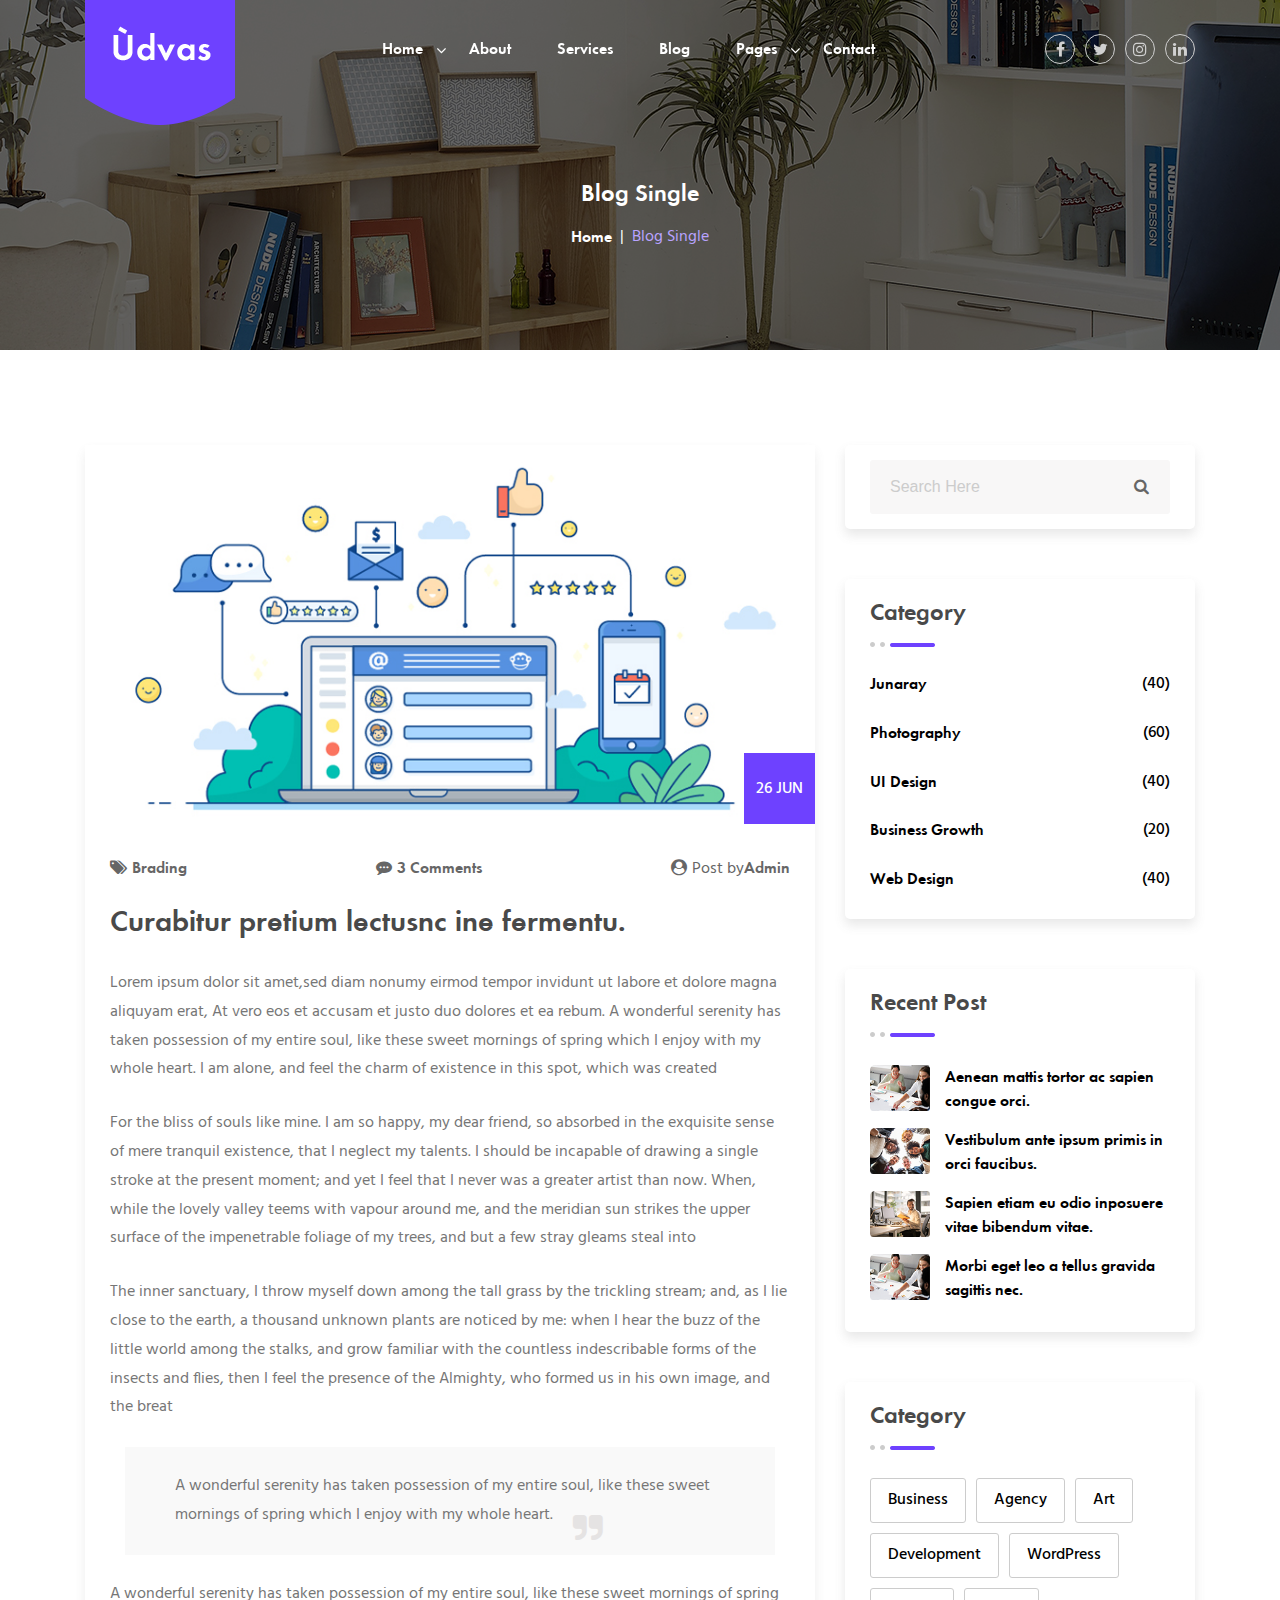
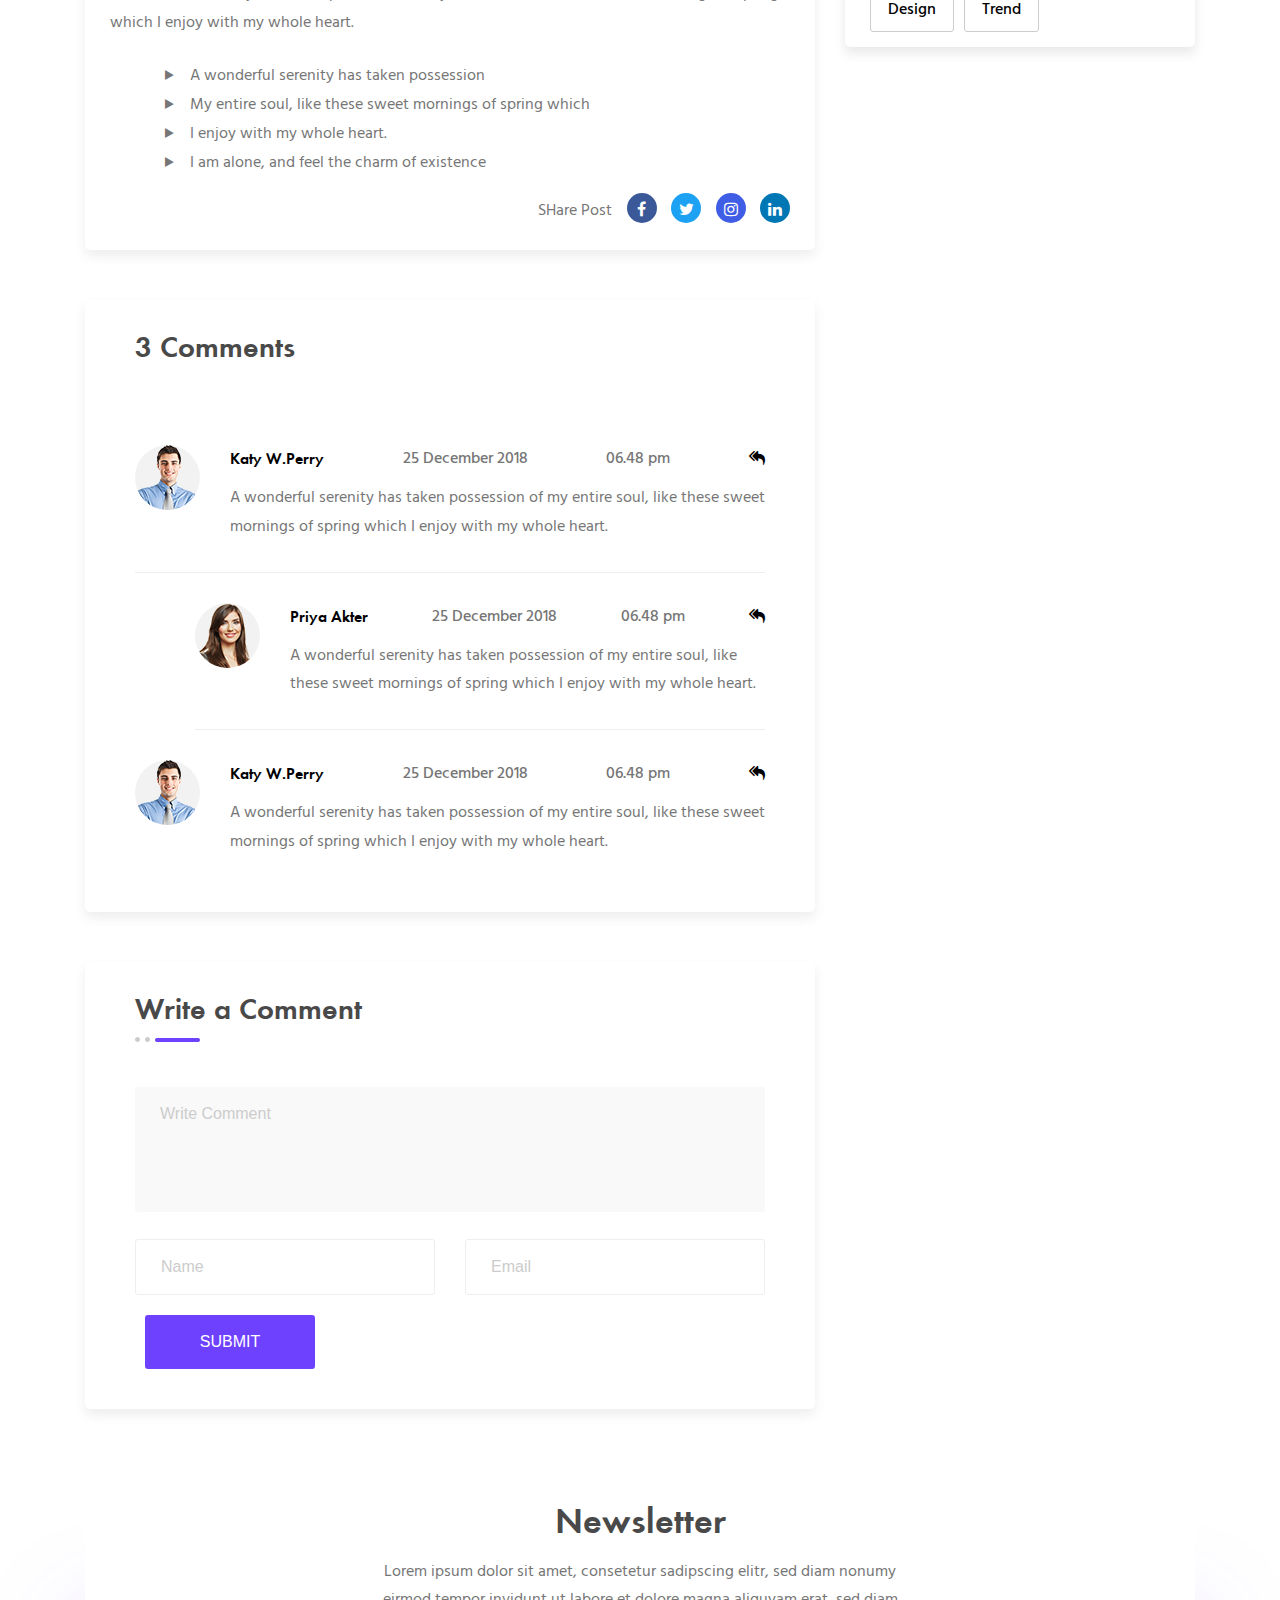
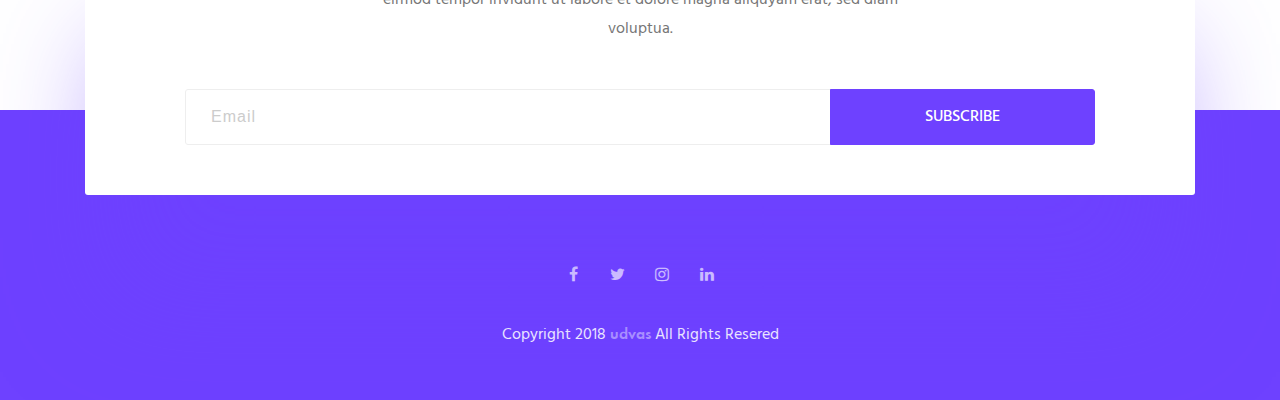
<file: blog-single.html>
<!DOCTYPE html>
<html>

<!-- Mirrored from demo.spellbit.com/html/udvas/preview/blog-single.html by HTTrack Website Copier/3.x [XR&CO'2014], Fri, 08 May 2020 06:38:29 GMT -->
<head>
	<!-- important meta tag -->
	<meta charset="utf-8">
	<meta http-equiv="X-UA-Compatible" content="IE=edge">
	<meta name="viewport" content="width=device-width, initial-scale=1">
	<!-- site title -->
	<title>Udvas-blog-signle</title>
	<!-- site description and atuhor name -->
	<meta name="description" content="Udvas is personal HTML multipurpose portfolio template">
	<meta name="author" content="spellbit"/>
	<!-- favicon -->
	<link rel="shortcut icon" type="image/x-icon" href="assets/images/fav.jpg">
	<!-- font cdn links -->
	<link href="https://fonts.googleapis.com/css?family=Hind:400,500" rel="stylesheet">
	<link rel="stylesheet" href="assets/css/font-awesome.min.css">
	<!-- bootstrap css links -->
	<link rel="stylesheet" href="assets/css/bootstrap.min.css">
	<!-- animate css link -->
	<link rel="stylesheet" href="assets/css/animate.min.css">
	<!-- plugins css links -->
	<link rel="stylesheet" href="assets/css/lightcase.css">
	<link rel="stylesheet" href="assets/css/swiper.min.css">
	<link rel="stylesheet" href="assets/css/slick.css">
	<!-- main style css link -->
	<link rel="stylesheet" href="assets/css/style.css">
	<!-- responsive css link -->
	<link rel="stylesheet" href="assets/css/responsive.css">

	<!--[if lt IE 9]>
	<script src="http://oss.maxcdn.com/html5shiv/3.7.2/html5shiv.min.js"></script>
	<script src="http://oss.maxcdn.com/respond/1.4.2/respond.min.js"></script>
	<![endif]-->
</head>
<body class="inner-page blog-single">
	<!-- header-section start -->
	<header class="header-section">
		<div class="container">
			<nav class="navbar navbar-expand-lg">
				<a class="navbar-brand logo" href="index.html"><img src="assets/images/logo.png" alt="logo-img"></a>
				<button class="navbar-toggler" type="button" data-toggle="collapse" data-target="#navbarSupportedContent" aria-controls="navbarSupportedContent" aria-expanded="false" aria-label="Toggle navigation">
					<!-- <span class="bar-one"></span>
					<span class="bar-two"></span>
					<span class="bar-three"></span> -->
					<span class="menu-toggle"></span>
				</button>

				<div class="collapse navbar-collapse" id="navbarSupportedContent">
					<ul class="navbar-nav ml-auto menu">
						<li class="menu_has_children"><a href="#intro">Home</a>
							<ul class="sub-menu">
								<li><a href="index.html">Home One</a></li>
								<li><a href="index2.html">Home Two</a></li>
							</ul>
						</li>
						<li><a href="#about">About</a></li>
						<li><a href="#service">services</a></li>
						<li><a href="#blog">blog</a></li>
						<li class="menu_has_children"><a href="#">Pages</a>
							<ul class="sub-menu">
								<li><a href="about.html">About page</a></li>
								<li><a href="blog-grid.html">Blog grid</a></li>
								<li><a href="blog-list.html">blog list</a></li>
								<li><a href="blog-single.html">blog single</a></li>
								<li><a href="blog-single-full.html">blog single full width</a></li>
								<li><a href="case-study.html">Case study</a></li>
								<li><a href="case-study-details.html">case study details</a></li>
								<li><a href="services.html">services</a></li>
								<li><a href="contact.html">Conatct Page</a></li>
							</ul>
						</li>
						<li><a href="#">Contact</a></li>
					</ul>
					<ul class="social-links ml-auto">
						<li><a href="#"><i class="fa fa-facebook" aria-hidden="true"></i></a></li>
						<li><a href="#"><i class="fa fa-twitter" aria-hidden="true"></i></a></li>
						<li><a href="#"><i class="fa fa-instagram" aria-hidden="true"></i></a></li>
						<li><a href="#"><i class="fa fa-linkedin" aria-hidden="true"></i></a></li>
					</ul>
				</div>
			</nav>
		</div>
	</header>
	<!-- header-section end -->

	<!-- banner-section start -->
	<section class="single-page-banner">
		<div class="banner-content-area">
			<div class="container">
				<div class="banner-content">
					<h4>Blog Single</h4>
					<nav aria-label="breadcrumb" class="page-header-breadcrumb">
						<ol class="breadcrumb">
							<li class="breadcrumb-item"><a href="index.html">Home</a></li>
							<li class="breadcrumb-item active" aria-current="page">Blog Single</li>
						</ol>
					</nav>
				</div>
			</div>
		</div>
	</section>
	<!-- banner-section end -->

	<!-- blog-section start -->
	<section class="inner-page-section section-padding">
		<div class="container">
			<div class="row">
				<div class="col-lg-8">
					<div class="main-content">
						<article class="entry-single shadow-item">
							<div class="entry-single-thumb post-thumb">
								<img src="assets/images/blog/b1.jpg" alt="blog-image">
								<a href="#" class="post-date"><span>26 jun</span></a>
							</div>
							<div class="entry-single-content">
								<ul class="post-meta">
									<li><i class="fa fa-tags" aria-hidden="true"></i><a href="#">Brading</a><a href="#"></a></li>
									<li><i class="fa fa-commenting" aria-hidden="true"></i><a href="#">3 Comments</a></li>
									<li><i class="fa fa-user-circle" aria-hidden="true"></i>Post by<a href="#">Admin</a></li>
								</ul>
								<h3>Curabitur pretium lectusnc ine fermentu.</h3>
								<p>Lorem ipsum dolor sit amet,sed diam nonumy eirmod tempor invidunt ut labore et dolore magna aliquyam erat,  At vero eos et accusam et justo duo dolores et ea rebum. A wonderful serenity has taken possession of my entire soul, like these sweet mornings of spring which I enjoy with my whole heart. I am alone, and feel the charm of existence in this spot, which was created</p>
								<p>For the bliss of souls like mine. I am so happy, my dear friend, so absorbed in the exquisite sense of mere tranquil existence, that I neglect my talents. I should be incapable of drawing a single stroke at the present moment; and yet I feel that I never was a greater artist than now. When, while the lovely valley teems with vapour around me, and the meridian sun strikes the upper surface of the impenetrable foliage of my trees, and but a few stray gleams steal into</p>
								<p>The inner sanctuary, I throw myself down among the tall grass by the trickling stream; and, as I lie close to the earth, a thousand unknown plants are noticed by me: when I hear the buzz of the little world among the stalks, and grow familiar with the countless indescribable forms of the insects and flies, then I feel the presence of the Almighty, who formed us in his own image, and the breat</p>
								<blockquote>
									<p>A wonderful serenity has taken possession of my entire soul, like these sweet mornings of spring which I enjoy with my whole heart.</p>
								</blockquote>
								<p>A wonderful serenity has taken possession of my entire soul, like these sweet mornings of spring which I enjoy with my whole heart.</p>
								<ul class="entry-list-style">
									<li>A wonderful serenity has taken possession</li>
									<li>My entire soul, like these sweet mornings of spring which</li>
									<li>I enjoy with my whole heart.</li>
									<li> I am alone, and feel the charm of existence</li>
								</ul>
								<div class="entry-footer">
									<ul class="share-post">
										<li>SHare Post</li>
										<li><a href="#"><i class="fa fa-facebook" aria-hidden="true"></i></a></li>
										<li><a href="#"><i class="fa fa-twitter" aria-hidden="true"></i></a></li>
										<li><a href="#"><i class="fa fa-instagram" aria-hidden="true"></i></a></li>
										<li><a href="#"><i class="fa fa-linkedin" aria-hidden="true"></i></a></li>
									</ul>
								</div>
							</div>
							
						</article>
						<div class="inner-block comments-part shadow-item">
							<h3 class="block-title">3 Comments</h3>
							<ul class="comments">
								<li>
									<div class="comment">
										<div class="c-thumb">
											<img src="assets/images/comment/1.png" alt="comment-img">
										</div>
										<div class="c-content">
											<div class="c-content-top">
												<a href="#">Katy W.Perry</a>
												<span>25 December 2018</span>
												<span>06.48 pm</span>
												<a href="#"><i class="fa fa-reply-all" aria-hidden="true"></i></a>
											</div>
											<p>A wonderful serenity has taken possession of my entire soul, like these sweet mornings of spring which I enjoy with my whole heart.</p>
										</div>
									</div>
									<ul>
										<li>
											<div class="comment">
												<div class="c-thumb">
													<img src="assets/images/comment/2.png" alt="comment-img">
												</div>
												<div class="c-content">
													<div class="c-content-top">
														<a href="#">Priya Akter</a>
														<span>25 December 2018</span>
														<span>06.48 pm</span>
														<a href="#"><i class="fa fa-reply-all" aria-hidden="true"></i></a>
													</div>
													<p>A wonderful serenity has taken possession of my entire soul, like these sweet mornings of spring which I enjoy with my whole heart.</p>
												</div>
											</div>
										</li>
									</ul>
								</li>
								<li>
									<div class="comment">
										<div class="c-thumb">
											<img src="assets/images/comment/1.png" alt="comment-img">
										</div>
										<div class="c-content">
											<div class="c-content-top">
												<a href="#">Katy W.Perry</a>
												<span>25 December 2018</span>
												<span>06.48 pm</span>
												<a href="#"><i class="fa fa-reply-all" aria-hidden="true"></i></a>
											</div>
											<p>A wonderful serenity has taken possession of my entire soul, like these sweet mornings of spring which I enjoy with my whole heart.</p>
										</div>
									</div>
								</li>
							</ul>
						</div>
						<div class="inner-block comment-box shadow-item">
							<h3 class="block-title">Write a Comment</h3>
							<form class="comment-form" action="#" method="GET">
								<div class="row">
									<div class="col-lg-12 frm-grp">
										<textarea class="message" placeholder="Write Comment" name="cmnt"></textarea>
									</div>
									<div class="col-lg-6 frm-grp">
										<input class="name" type="text" name="text" placeholder="Name">
									</div>
									<div class="col-lg-6 frm-grp">
										<input class="email" type="email" name="email" placeholder="Email">
									</div>
									<div class="col-lg-12 frm-grp">
										<input class="cmn-btn sub-btn" type="submit" name="submit" value="Submit">
									</div>
								</div>
							</form>
						</div>
					</div>
				</div>
				<div class="col-lg-4">
					<aside class="sidebar">
						<div class="widget">
							<div class="widget-wrapper">
								<form class="widget-search" action="#" method="get" accept-charset="utf-8">
									<input type="search" name="search" placeholder="Search Here">
									<button class="search-btn" type="submit"><i class="fa fa-search" aria-hidden="true"></i></button>
								</form>
							</div>
						</div><!-- widget end -->
						<div class="widget">
							<div class="widget-header">
								<h4>Category</h4>
							</div>
							<div class="widget-wrapper">
								<ul class="post-category">
									<li><a href="#">Junaray <span><span>(40)</span></span></a></li>
									<li><a href="#">Photography <span>(60)</span></a></li>
									<li><a href="#">UI Design <span>(40)</span></a></li>
									<li><a href="#">Business Growth <span>(20)</span></a></li>
									<li><a href="#">Web Design <span>(40)</span></a></li>
								</ul>
							</div>
						</div><!-- widget end -->
						<div class="widget">
							<div class="widget-header">
								<h4>Recent Post</h4>
							</div>
							<div class="widget-wrapper">
								<div class="small-post-list">
									<div class="post-item"> 
										 <div class="post-thumb">
										 	<a href="blog-single.html"><img src="assets/images/blog/s1.jpg" alt="blog-img"></a>
										 </div>
										 <div class="post-content">
										 	<h6><a href="blog-single.html">Aenean mattis tortor ac sapien congue orci.</a></h6>
										 </div>
									</div><!-- post-item end -->
									<div class="post-item"> 
										 <div class="post-thumb">
										 	<a href="blog-single.html"><img src="assets/images/blog/s2.jpg" alt="blog-img"></a>
										 </div>
										 <div class="post-content">
										 	<h6><a href="blog-single.html">Vestibulum ante ipsum primis in orci faucibus.</a></h6>
										 </div>
									</div><!-- post-item end -->
									<div class="post-item"> 
										 <div class="post-thumb">
										 	<a href="blog-single.html"><img src="assets/images/blog/s3.jpg" alt="blog-img"></a>
										 </div>
										 <div class="post-content">
										 	<h6><a href="blog-single.html">Sapien etiam eu odio inposuere vitae bibendum vitae.</a></h6>
										 </div>
									</div><!-- post-item end -->
									<div class="post-item"> 
										 <div class="post-thumb">
										 	<a href="blog-single.html"><img src="assets/images/blog/s1.jpg" alt="blog-img"></a>
										 </div>
										 <div class="post-content">
										 	<h6><a href="blog-single.html">Morbi eget leo a tellus gravida sagittis nec.</a></h6>
										 </div>
									</div><!-- post-item end -->
								</div>
							</div>
						</div><!-- widget end -->
						<div class="widget">
							<div class="widget-header">
								<h4>Category</h4>
							</div>
							<div class="widget-wrapper">
								<ul class="post-tags">
									<li><a href="#">Business</a></li>
									<li><a href="#">Agency</a></li>
									<li><a href="#">Art</a></li>
									<li><a href="#">Development</a></li>
									<li><a href="#">WordPress</a></li>
									<li><a href="#">Design</a></li>
									<li><a href="#">Trend</a></li>
								</ul>
							</div>
						</div><!-- widget end -->
					</aside>
				</div>
			</div>		
		</div>
	</section>
	<!-- blog-section end -->

	<!-- footer-section start -->
	<section class="footer-section">
		<div class="footer-top">
			<div class="container">
				<div class="subscribe-part">
					<div class="section-header">
						<h2>newsletter</h2>
						<p>Lorem ipsum dolor sit amet, consetetur sadipscing elitr, sed diam nonumy eirmod tempor invidunt ut labore et dolore magna aliquyam erat, sed diam voluptua.</p>
					</div>
					<div class="section-wrapper">
						<div class="subs-form">
							<form action="#" method="get" accept-charset="utf-8">
								<input type="email" name="name" placeholder="Email">
								<input type="submit" name="submit" value="Subscribe">
							</form>
						</div>
					</div>
				</div>
			</div>
		</div>
		<div class="footer-bottom">
			<div class="container">
				<ul class="social-links">
					<li><a href="#"><i class="fa fa-facebook" aria-hidden="true"></i></a></li>
					<li><a href="#"><i class="fa fa-twitter" aria-hidden="true"></i></a></li>
					<li><a href="#"><i class="fa fa-instagram" aria-hidden="true"></i></a></li>
					<li><a href="#"><i class="fa fa-linkedin" aria-hidden="true"></i></a></li>
				</ul>
				<p class="copy-right">Copyright 2018 <a href="index.html">udvas</a> All Rights Resered</p>
			</div>
		</div>
	</section>
	<!-- footer-section end -->

	<!-- scroll to top start -->
	<div class="scroll-to-top">
		<span class="scroll-icon">
			<i class="fa fa-rocket" aria-hidden="true"></i>
		</span>
	</div>
	<!-- scroll to top end -->

	<!-- jQuery library js link -->
	<script src="assets/js/jquery-3.3.1.min.js"></script>
	<!-- bootstrap js links -->
	<script src="assets/js/bootstrap.min.js"></script>
	<script src="assets/js/bootstrap.bundle.min.js"></script>
	<!-- plugins js links -->
	<script src="assets/js/jquery.easing.min.js"></script>
	<script src="assets/js/lightcase.js"></script>
	<script src="assets/js/circle-progress.min.js"></script>
	<script src="assets/js/swiper.min.js"></script>
	<script src="assets/js/slick.min.js"></script>
	<script src="assets/js/isotope.pkgd.min.js"></script>
	<!-- main js link -->
	<script src="assets/js/main.js"></script>
</body>

<!-- Mirrored from demo.spellbit.com/html/udvas/preview/blog-single.html by HTTrack Website Copier/3.x [XR&CO'2014], Fri, 08 May 2020 06:38:30 GMT -->
</html>
</file>
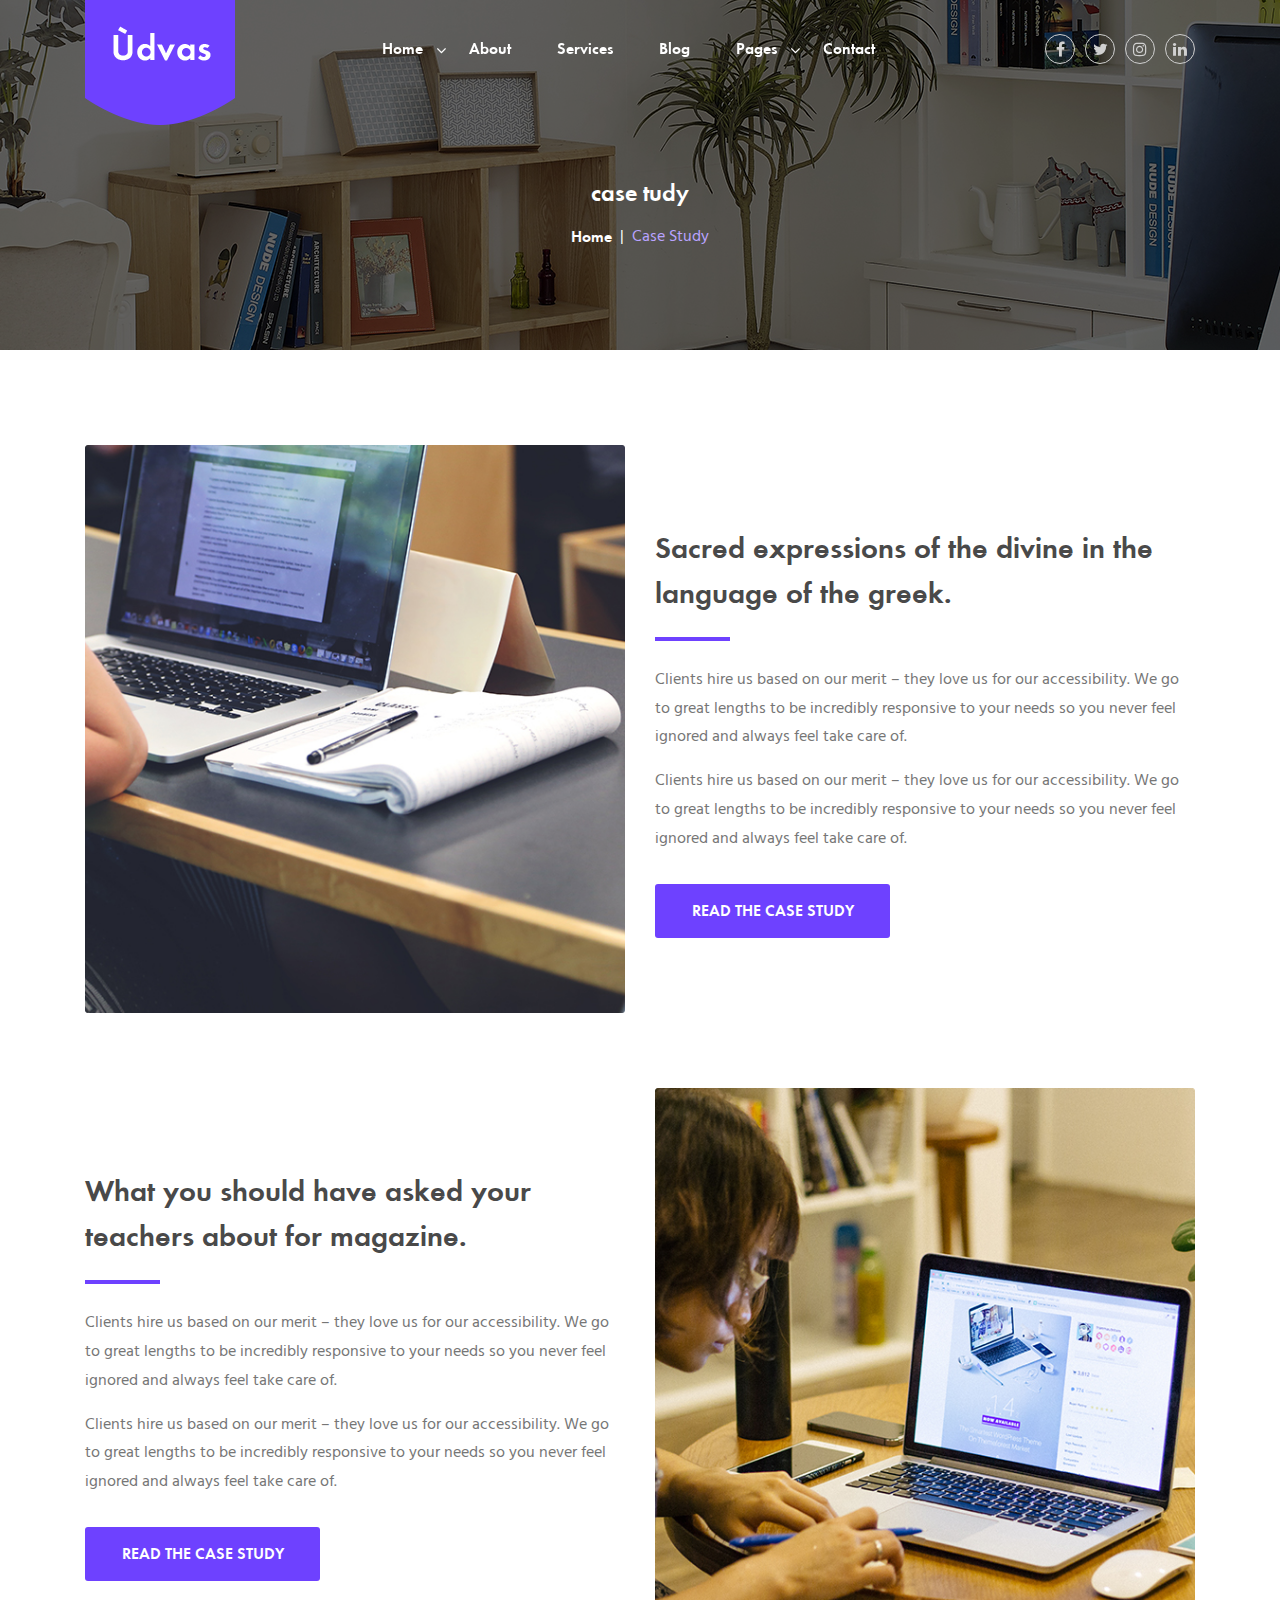
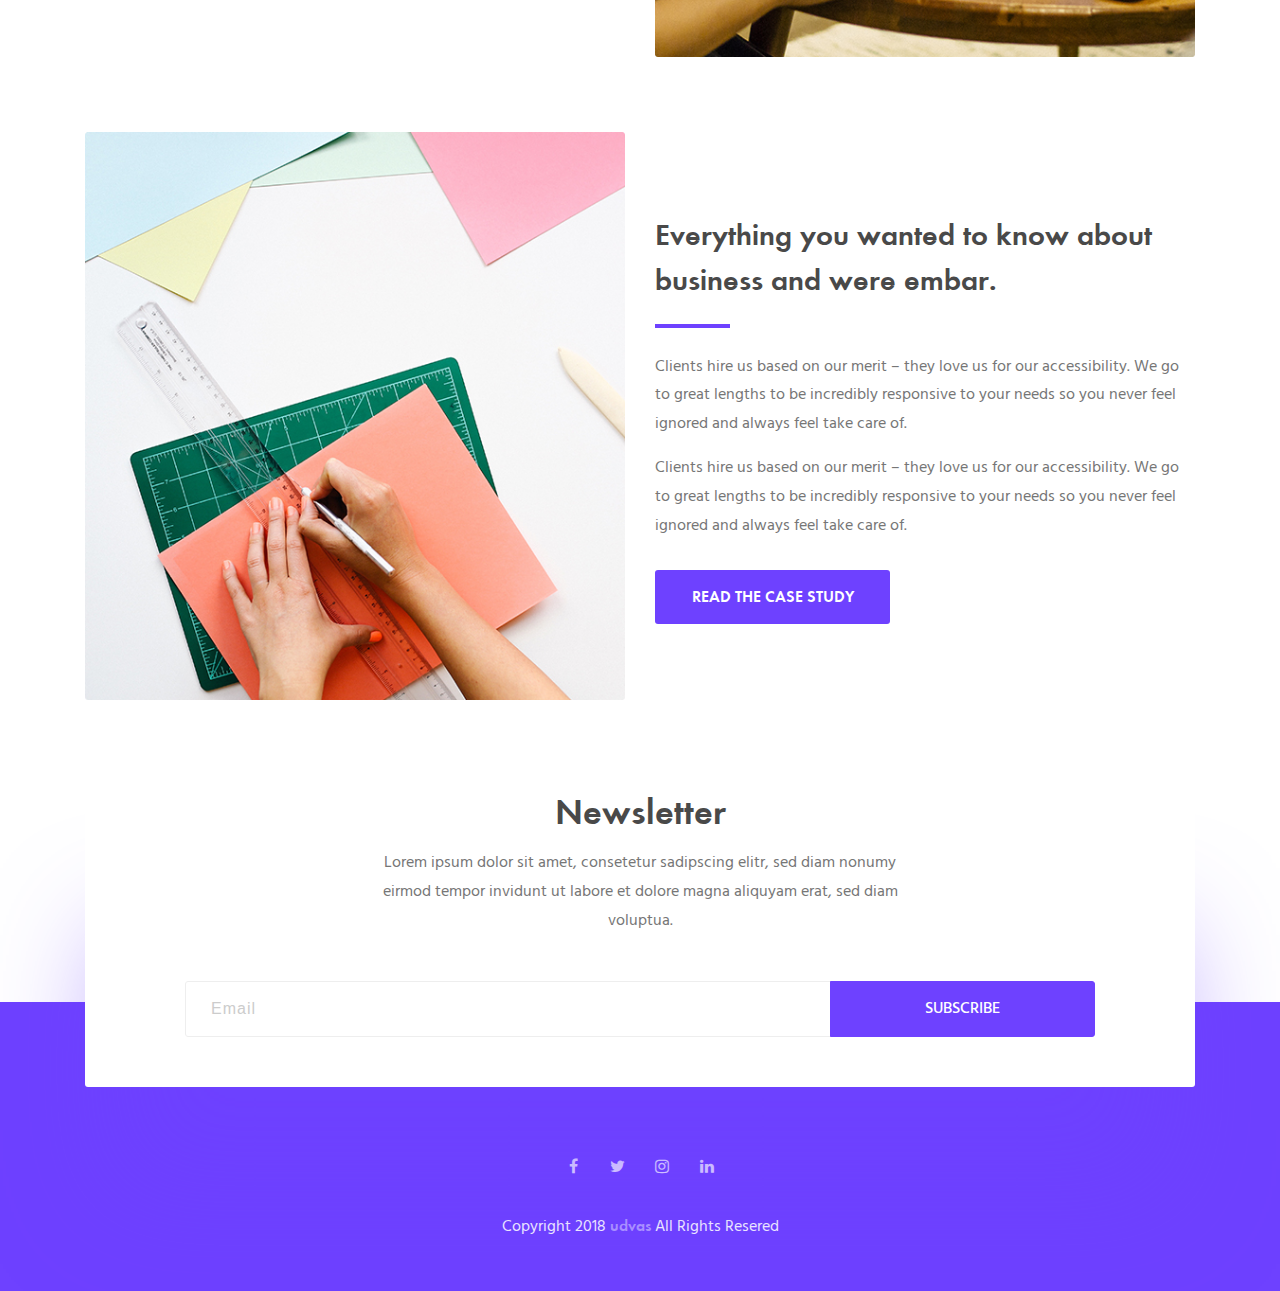
<file: case-study.html>
<!DOCTYPE html>
<html>

<!-- Mirrored from demo.spellbit.com/html/udvas/preview/case-study.html by HTTrack Website Copier/3.x [XR&CO'2014], Fri, 08 May 2020 06:38:31 GMT -->
<head>
	<!-- important meta tag -->
	<meta charset="utf-8">
	<meta http-equiv="X-UA-Compatible" content="IE=edge">
	<meta name="viewport" content="width=device-width, initial-scale=1">
	<!-- site title -->
	<title>Udvas-case-study</title>
	<!-- site description and atuhor name -->
	<meta name="description" content="Udvas is personal HTML multipurpose portfolio template">
	<meta name="author" content="spellbit"/>
	<!-- favicon -->
	<link rel="shortcut icon" type="image/x-icon" href="assets/images/fav.jpg">
	<!-- font cdn links -->
	<link href="https://fonts.googleapis.com/css?family=Hind:400,500" rel="stylesheet">
	<link rel="stylesheet" href="assets/css/font-awesome.min.css">
	<!-- bootstrap css links -->
	<link rel="stylesheet" href="assets/css/bootstrap.min.css">
	<!-- animate css link -->
	<link rel="stylesheet" href="assets/css/animate.min.css">
	<!-- plugins css links -->
	<link rel="stylesheet" href="assets/css/lightcase.css">
	<link rel="stylesheet" href="assets/css/swiper.min.css">
	<link rel="stylesheet" href="assets/css/slick.css">
	<!-- main style css link -->
	<link rel="stylesheet" href="assets/css/style.css">
	<!-- responsive css link -->
	<link rel="stylesheet" href="assets/css/responsive.css">

	<!--[if lt IE 9]>
	<script src="http://oss.maxcdn.com/html5shiv/3.7.2/html5shiv.min.js"></script>
	<script src="http://oss.maxcdn.com/respond/1.4.2/respond.min.js"></script>
	<![endif]-->
</head>

<body class="inner-page case-study-page">
	<!-- header-section start -->
	<header class="header-section">
		<div class="container">
			<nav class="navbar navbar-expand-lg">
				<a class="navbar-brand logo" href="index.html"><img src="assets/images/logo.png" alt="logo-img"></a>
				<button class="navbar-toggler" type="button" data-toggle="collapse" data-target="#navbarSupportedContent" aria-controls="navbarSupportedContent" aria-expanded="false" aria-label="Toggle navigation">
					<span class="menu-toggle"></span>
				</button>

				<div class="collapse navbar-collapse" id="navbarSupportedContent">
					<ul class="navbar-nav ml-auto menu">
						<li class="menu_has_children"><a href="#intro">Home</a>
							<ul class="sub-menu">
								<li><a href="index.html">Home One</a></li>
								<li><a href="index2.html">Home Two</a></li>
							</ul>
						</li>
						<li><a href="#about">About</a></li>
						<li><a href="#service">services</a></li>
						<li><a href="#blog">blog</a></li>
						<li class="menu_has_children"><a href="#">Pages</a>
							<ul class="sub-menu">
								<li><a href="about.html">About page</a></li>
								<li><a href="blog-grid.html">Blog grid</a></li>
								<li><a href="blog-list.html">blog list</a></li>
								<li><a href="blog-single.html">blog single</a></li>
								<li><a href="blog-single-full.html">blog single full width</a></li>
								<li><a href="case-study.html">Case study</a></li>
								<li><a href="case-study-details.html">case study details</a></li>
								<li><a href="services.html">services</a></li>
								<li><a href="contact.html">Conatct Page</a></li>
							</ul>
						</li>
						<li><a href="#">Contact</a></li>
					</ul>
					<ul class="social-links ml-auto">
						<li><a href="#"><i class="fa fa-facebook" aria-hidden="true"></i></a></li>
						<li><a href="#"><i class="fa fa-twitter" aria-hidden="true"></i></a></li>
						<li><a href="#"><i class="fa fa-instagram" aria-hidden="true"></i></a></li>
						<li><a href="#"><i class="fa fa-linkedin" aria-hidden="true"></i></a></li>
					</ul>
				</div>
			</nav>
		</div>
	</header>
	<!-- header-section end -->

	<!-- banner-section start -->
	<section class="single-page-banner">
		<div class="banner-content-area">
			<div class="container">
				<div class="banner-content">
					<h4>case tudy</h4>
					<nav aria-label="breadcrumb" class="page-header-breadcrumb">
						<ol class="breadcrumb">
							<li class="breadcrumb-item"><a href="index.html">Home</a></li>
							<li class="breadcrumb-item active" aria-current="page">Case Study</li>
						</ol>
					</nav>
				</div>
			</div>
		</div>
	</section>
	<!-- banner-section end -->

	<!-- blog-section start -->
	<section class="inner-page-section section-padding">
		<div class="container">
			<div class="case-study-part">
				<div class="case-item">
					<div class="row">
						<div class="col-lg-6 case-thumb">
							<img src="assets/images/case/1.jpg" alt="case-study-img">
						</div>
						<div class="col-lg-6 case-content">
							<h3>Sacred expressions of the divine in the language of the greek.</h3>
							<p>Clients hire us based on our merit – they love us for our accessibility. We go to great lengths to be incredibly responsive to your needs so you never feel ignored and always feel take care of.</p>
							<p>Clients hire us based on our merit – they love us for our accessibility. We go to great lengths to be incredibly responsive to your needs so you never feel ignored and always feel take care of.</p>
							<div class="cmn-btn-grp">
								<a href="case-study-details.html" class="cmn-btn">read the case study</a>
							</div>
						</div>
					</div>
				</div><!-- case-item end -->
				<div class="case-item">
					<div class="row">
						<div class="col-lg-6 case-thumb">
							<img src="assets/images/case/2.jpg" alt="case-study-img">
						</div>
						<div class="col-lg-6 case-content">
							<h3>What you should have asked your teachers about for magazine.</h3>
							<p>Clients hire us based on our merit – they love us for our accessibility. We go to great lengths to be incredibly responsive to your needs so you never feel ignored and always feel take care of.</p>
							<p>Clients hire us based on our merit – they love us for our accessibility. We go to great lengths to be incredibly responsive to your needs so you never feel ignored and always feel take care of.</p>
							<div class="cmn-btn-grp">
								<a href="case-study-details.html" class="cmn-btn">read the case study</a>
							</div>
						</div>
					</div>
				</div><!-- case-item end -->
				<div class="case-item">
					<div class="row">
						<div class="col-lg-6 case-thumb">
							<img src="assets/images/case/3.jpg" alt="case-study-img">
						</div>
						<div class="col-lg-6 case-content">
							<h3>Everything you wanted to know about business and were embar.</h3>
							<p>Clients hire us based on our merit – they love us for our accessibility. We go to great lengths to be incredibly responsive to your needs so you never feel ignored and always feel take care of.</p>
							<p>Clients hire us based on our merit – they love us for our accessibility. We go to great lengths to be incredibly responsive to your needs so you never feel ignored and always feel take care of.</p>
							<div class="cmn-btn-grp">
								<a href="case-study-details.html" class="cmn-btn">read the case study</a>
							</div>
						</div>
					</div>
				</div><!-- case-item end -->
			</div>
		</div>
	</section>
	<!-- blog-section end -->

	<!-- footer-section start -->
	<section class="footer-section">
		<div class="footer-top">
			<div class="container">
				<div class="subscribe-part">
					<div class="section-header">
						<h2>newsletter</h2>
						<p>Lorem ipsum dolor sit amet, consetetur sadipscing elitr, sed diam nonumy eirmod tempor invidunt ut labore et dolore magna aliquyam erat, sed diam voluptua.</p>
					</div>
					<div class="section-wrapper">
						<div class="subs-form">
							<form action="#" method="get" accept-charset="utf-8">
								<input type="email" name="name" placeholder="Email">
								<input type="submit" name="submit" value="Subscribe">
							</form>
						</div>
					</div>
				</div>
			</div>
		</div>
		<div class="footer-bottom">
			<div class="container">
				<ul class="social-links">
					<li><a href="#"><i class="fa fa-facebook" aria-hidden="true"></i></a></li>
					<li><a href="#"><i class="fa fa-twitter" aria-hidden="true"></i></a></li>
					<li><a href="#"><i class="fa fa-instagram" aria-hidden="true"></i></a></li>
					<li><a href="#"><i class="fa fa-linkedin" aria-hidden="true"></i></a></li>
				</ul>
				<p class="copy-right">Copyright 2018 <a href="index.html">udvas</a> All Rights Resered</p>
			</div>
		</div>
	</section>
	<!-- footer-section end -->

	<!-- scroll to top start -->
	<div class="scroll-to-top">
		<span class="scroll-icon">
			<i class="fa fa-rocket" aria-hidden="true"></i>
		</span>
	</div>
	<!-- scroll to top end -->

	<!-- jQuery library js link -->
	<script src="assets/js/jquery-3.3.1.min.js"></script>
	<!-- bootstrap js links -->
	<script src="assets/js/bootstrap.min.js"></script>
	<script src="assets/js/bootstrap.bundle.min.js"></script>
	<!-- plugins js links -->
	<script src="assets/js/jquery.easing.min.js"></script>
	<script src="assets/js/lightcase.js"></script>
	<script src="assets/js/circle-progress.min.js"></script>
	<script src="assets/js/swiper.min.js"></script>
	<script src="assets/js/slick.min.js"></script>
	<script src="assets/js/isotope.pkgd.min.js"></script>
	<!-- main js link -->
	<script src="assets/js/main.js"></script>
</body>

<!-- Mirrored from demo.spellbit.com/html/udvas/preview/case-study.html by HTTrack Website Copier/3.x [XR&CO'2014], Fri, 08 May 2020 06:38:34 GMT -->
</html>
</file>
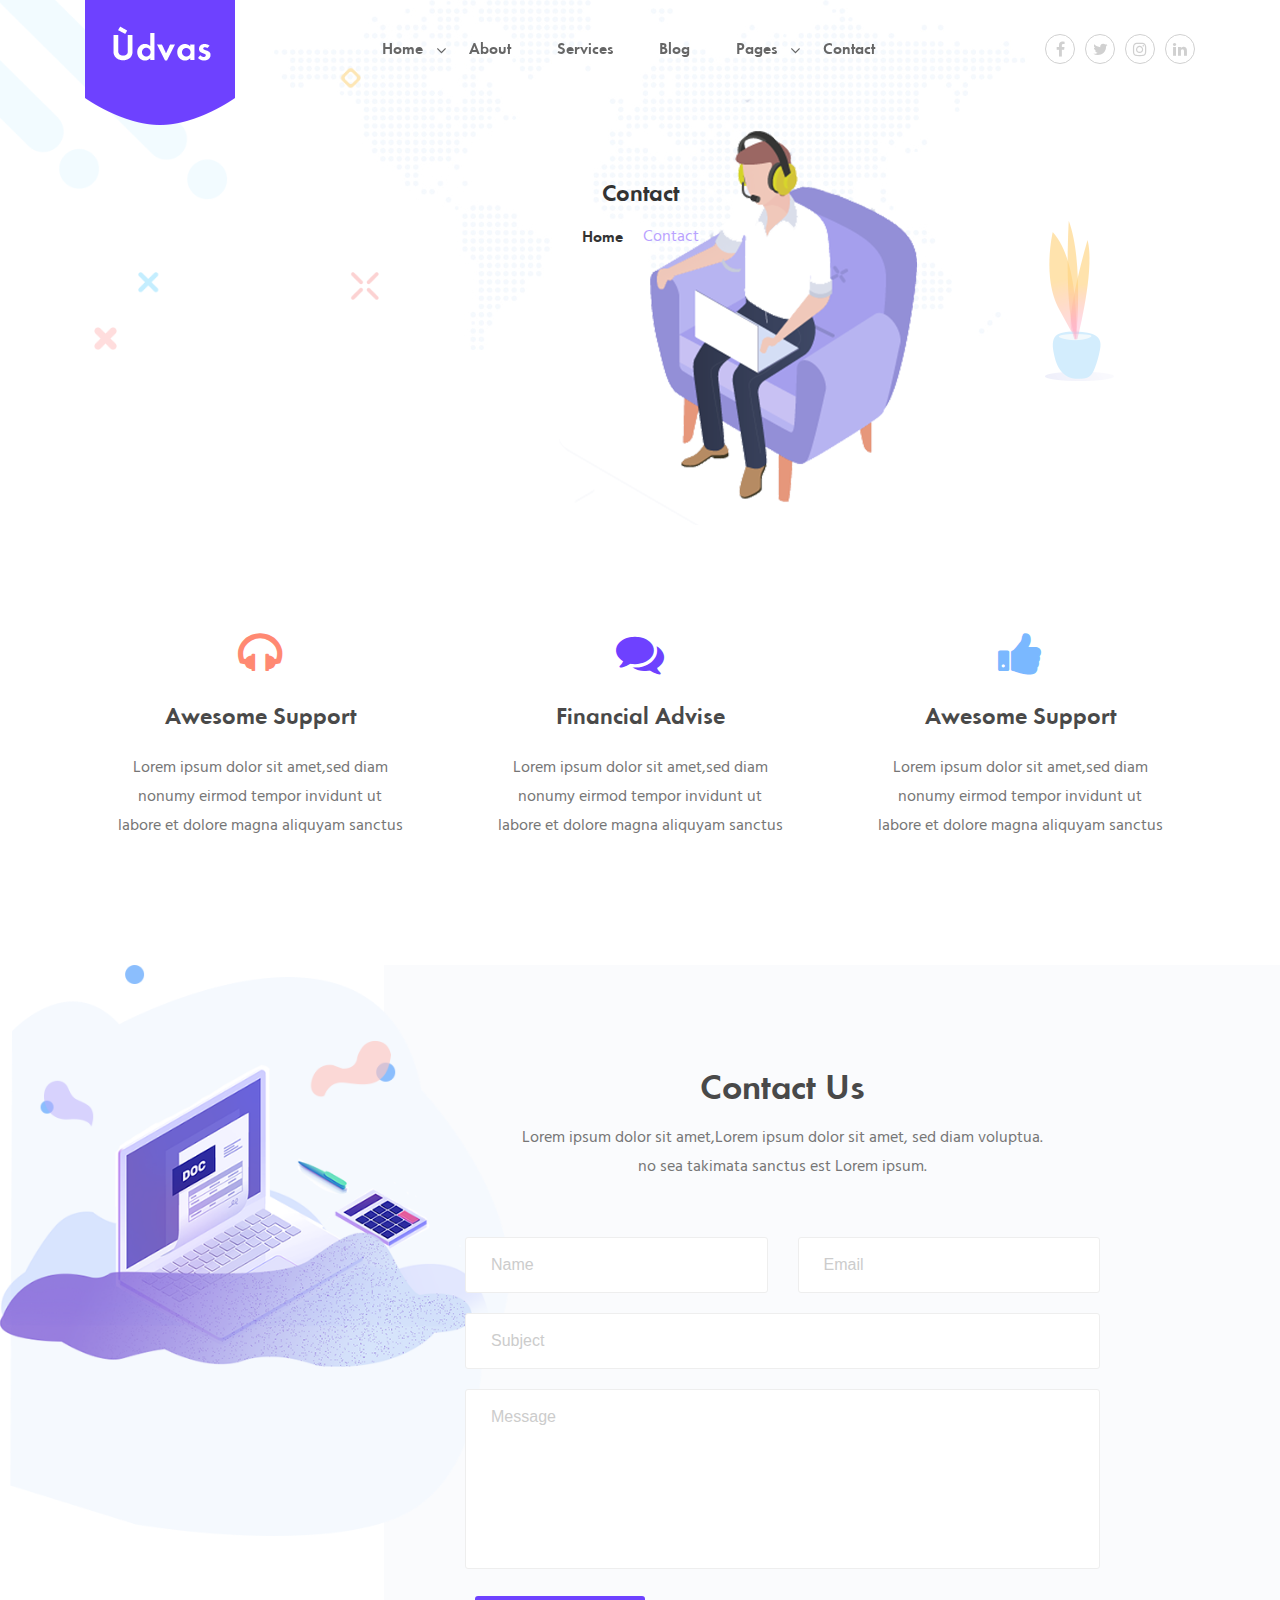
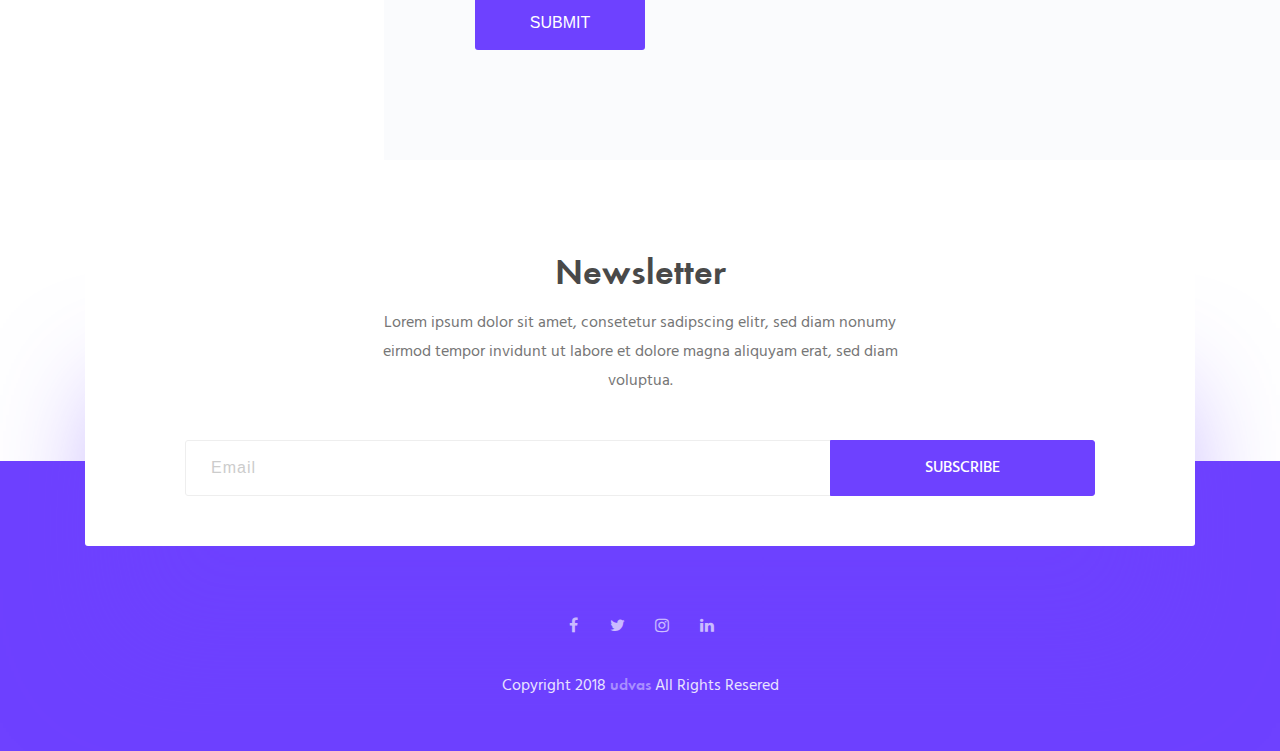
<file: contact.html>
<!DOCTYPE html>
<html>

<!-- Mirrored from demo.spellbit.com/html/udvas/preview/contact.html by HTTrack Website Copier/3.x [XR&CO'2014], Fri, 08 May 2020 06:39:11 GMT -->
<head>
	<!-- important meta tag -->
	<meta charset="utf-8">
	<meta http-equiv="X-UA-Compatible" content="IE=edge">
	<meta name="viewport" content="width=device-width, initial-scale=1">
	<!-- site title -->
	<title>Udvas-contact</title>
	<!-- site description and atuhor name -->
	<meta name="description" content="Udvas is personal HTML multipurpose portfolio template">
	<meta name="author" content="spellbit"/>
	<!-- favicon -->
	<link rel="shortcut icon" type="image/x-icon" href="assets/images/fav.jpg">
	<!-- font cdn links -->
	<link href="https://fonts.googleapis.com/css?family=Hind:400,500" rel="stylesheet">
	<link rel="stylesheet" href="assets/css/font-awesome.min.css">
	<!-- bootstrap css links -->
	<link rel="stylesheet" href="assets/css/bootstrap.min.css">
	<!-- animate css link -->
	<link rel="stylesheet" href="assets/css/animate.min.css">
	<!-- plugins css links -->
	<link rel="stylesheet" href="assets/css/lightcase.css">
	<link rel="stylesheet" href="assets/css/swiper.min.css">
	<link rel="stylesheet" href="assets/css/slick.css">
	<!-- main style css link -->
	<link rel="stylesheet" href="assets/css/style.css">
	<!-- responsive css link -->
	<link rel="stylesheet" href="assets/css/responsive.css">

	<!--[if lt IE 9]>
	<script src="http://oss.maxcdn.com/html5shiv/3.7.2/html5shiv.min.js"></script>
	<script src="http://oss.maxcdn.com/respond/1.4.2/respond.min.js"></script>
	<![endif]-->
</head>

<body class="inner-page contact-page">
	<!-- header-section start -->
	<header class="header-section">
		<div class="container">
			<nav class="navbar navbar-expand-lg">
				<a class="navbar-brand logo" href="index.html"><img src="assets/images/logo.png" alt="logo-img"></a>
				<button class="navbar-toggler" type="button" data-toggle="collapse" data-target="#navbarSupportedContent" aria-controls="navbarSupportedContent" aria-expanded="false" aria-label="Toggle navigation">
					<span class="menu-toggle"></span>
				</button>

				<div class="collapse navbar-collapse" id="navbarSupportedContent">
					<ul class="navbar-nav ml-auto menu">
						<li class="menu_has_children"><a href="#intro">Home</a>
							<ul class="sub-menu">
								<li><a href="index.html">Home One</a></li>
								<li><a href="index2.html">Home Two</a></li>
							</ul>
						</li>
						<li><a href="#about">About</a></li>
						<li><a href="#service">services</a></li>
						<li><a href="#blog">blog</a></li>
						<li class="menu_has_children"><a href="#">Pages</a>
							<ul class="sub-menu">
								<li><a href="about.html">About page</a></li>
								<li><a href="blog-grid.html">Blog grid</a></li>
								<li><a href="blog-list.html">blog list</a></li>
								<li><a href="blog-single.html">blog single</a></li>
								<li><a href="blog-single-full.html">blog single full width</a></li>
								<li><a href="case-study.html">Case study</a></li>
								<li><a href="case-study-details.html">case study details</a></li>
								<li><a href="services.html">services</a></li>
								<li><a href="contact.html">Conatct Page</a></li>
							</ul>
						</li>
						<li><a href="#">Contact</a></li>
					</ul>
					<ul class="social-links ml-auto">
						<li><a href="#"><i class="fa fa-facebook" aria-hidden="true"></i></a></li>
						<li><a href="#"><i class="fa fa-twitter" aria-hidden="true"></i></a></li>
						<li><a href="#"><i class="fa fa-instagram" aria-hidden="true"></i></a></li>
						<li><a href="#"><i class="fa fa-linkedin" aria-hidden="true"></i></a></li>
					</ul>
				</div>
			</nav>
		</div>
	</header>
	<!-- header-section end -->

	<!-- banner-section start -->
	<section class="single-page-banner contact-page-banner">
		<div class="banner-content-area">
			<div class="container">
				<div class="banner-content">
					<h4>Contact</h4>
					<nav aria-label="breadcrumb" class="page-header-breadcrumb">
						<ol class="breadcrumb">
							<li class="breadcrumb-item"><a href="index.html">Home</a></li>
							<li class="breadcrumb-item active" aria-current="page">Contact</li>
						</ol>
					</nav>
				</div>
			</div>
		</div>
	</section>
	<!-- banner-section end -->

	<!-- featured-section start -->
	<section class="featured-section section-padding">
		<div class="container">
			<div class="featured-part">
				<div class="row">
					<div class="col-lg-4">
						<div class="featured-item hover-item">
							<i class="fa fa-headphones" aria-hidden="true"></i>
							<h4>Awesome Support</h4>
							<p>Lorem ipsum dolor sit amet,sed diam nonumy eirmod tempor invidunt ut labore et dolore magna aliquyam sanctus </p>
						</div>
					</div><!-- featured-item end -->
					<div class="col-lg-4">
						<div class="featured-item hover-item">
							<i class="fa fa-comments" aria-hidden="true"></i>
							<h4>Financial Advise</h4>
							<p>Lorem ipsum dolor sit amet,sed diam nonumy eirmod tempor invidunt ut labore et dolore magna aliquyam sanctus </p>
						</div>
					</div><!-- featured-item end -->
					<div class="col-lg-4">
						<div class="featured-item hover-item">
							<i class="fa fa-thumbs-up" aria-hidden="true"></i>
							<h4>Awesome Support</h4>
							<p>Lorem ipsum dolor sit amet,sed diam nonumy eirmod tempor invidunt ut labore et dolore magna aliquyam sanctus </p>
						</div>
					</div><!-- featured-item end -->
				</div>
			</div>
		</div>
	</section>
	<!-- featured-section end -->

	<!-- contact-section start -->
	<section class="contact-section section-padding">
		<div class="contact-shape-img"><img src="assets/images/shape/contact-sec-img.png" alt="contact-sec-img"></div>
		<div class="container">
			<div class="row">
				<div class="col-xl-7 offset-xl-4">
					<div class="section-header">
						<h2>Contact Us</h2>
						<p>Lorem ipsum dolor sit amet,Lorem ipsum dolor sit amet,  sed diam voluptua.  no sea takimata sanctus est Lorem ipsum.</p>
					</div>
					<div class="section-wrapper">
						<div class="contact-form-part">
							<form class="contact-form" action="#" method="get" accept-charset="utf-8">
								<div class="row">
									<div class="col-lg-6 frm-grp">
										<input type="text" name="name" placeholder="Name">
									</div>
									<div class="col-lg-6 frm-grp">
										<input type="email" name="email" placeholder="Email">
									</div>
									<div class="col-lg-12 frm-grp">
										<input type="text" name="subject" placeholder="Subject">
									</div>
									<div class="col-lg-12 frm-grp">
										<textarea name="message" placeholder="Message"></textarea>
									</div>
									<div class="col-lg-12 frm-grp">
										<input class="cmn-btn sub-btn" type="submit" name="submit" value="Submit">
									</div>
								</div>
							</form>
						</div>
					</div>
				</div>
			</div>
		</div>
	</section>
	<!-- contact-section end -->

	<!-- footer-section start -->
	<section class="footer-section">
		<div class="footer-top">
			<div class="container">
				<div class="subscribe-part">
					<div class="section-header">
						<h2>newsletter</h2>
						<p>Lorem ipsum dolor sit amet, consetetur sadipscing elitr, sed diam nonumy eirmod tempor invidunt ut labore et dolore magna aliquyam erat, sed diam voluptua.</p>
					</div>
					<div class="section-wrapper">
						<div class="subs-form">
							<form action="#" method="get" accept-charset="utf-8">
								<input type="email" name="name" placeholder="Email">
								<input type="submit" name="submit" value="Subscribe">
							</form>
						</div>
					</div>
				</div>
			</div>
		</div>
		<div class="footer-bottom">
			<div class="container">
				<ul class="social-links">
					<li><a href="#"><i class="fa fa-facebook" aria-hidden="true"></i></a></li>
					<li><a href="#"><i class="fa fa-twitter" aria-hidden="true"></i></a></li>
					<li><a href="#"><i class="fa fa-instagram" aria-hidden="true"></i></a></li>
					<li><a href="#"><i class="fa fa-linkedin" aria-hidden="true"></i></a></li>
				</ul>
				<p class="copy-right">Copyright 2018 <a href="index.html">udvas</a> All Rights Resered</p>
			</div>
		</div>
	</section>
	<!-- footer-section end -->

	<!-- scroll to top start -->
	<div class="scroll-to-top">
		<span class="scroll-icon">
			<i class="fa fa-rocket" aria-hidden="true"></i>
		</span>
	</div>
	<!-- scroll to top end -->

	<!-- jQuery library js link -->
	<script src="assets/js/jquery-3.3.1.min.js"></script>
	<!-- bootstrap js links -->
	<script src="assets/js/bootstrap.min.js"></script>
	<script src="assets/js/bootstrap.bundle.min.js"></script>
	<!-- plugins js links -->
	<script src="assets/js/jquery.easing.min.js"></script>
	<script src="assets/js/lightcase.js"></script>
	<script src="assets/js/circle-progress.min.js"></script>
	<script src="assets/js/swiper.min.js"></script>
	<script src="assets/js/slick.min.js"></script>
	<script src="assets/js/isotope.pkgd.min.js"></script>
	<!-- main js link -->
	<script src="assets/js/main.js"></script>
</body>

<!-- Mirrored from demo.spellbit.com/html/udvas/preview/contact.html by HTTrack Website Copier/3.x [XR&CO'2014], Fri, 08 May 2020 06:39:12 GMT -->
</html>
</file>
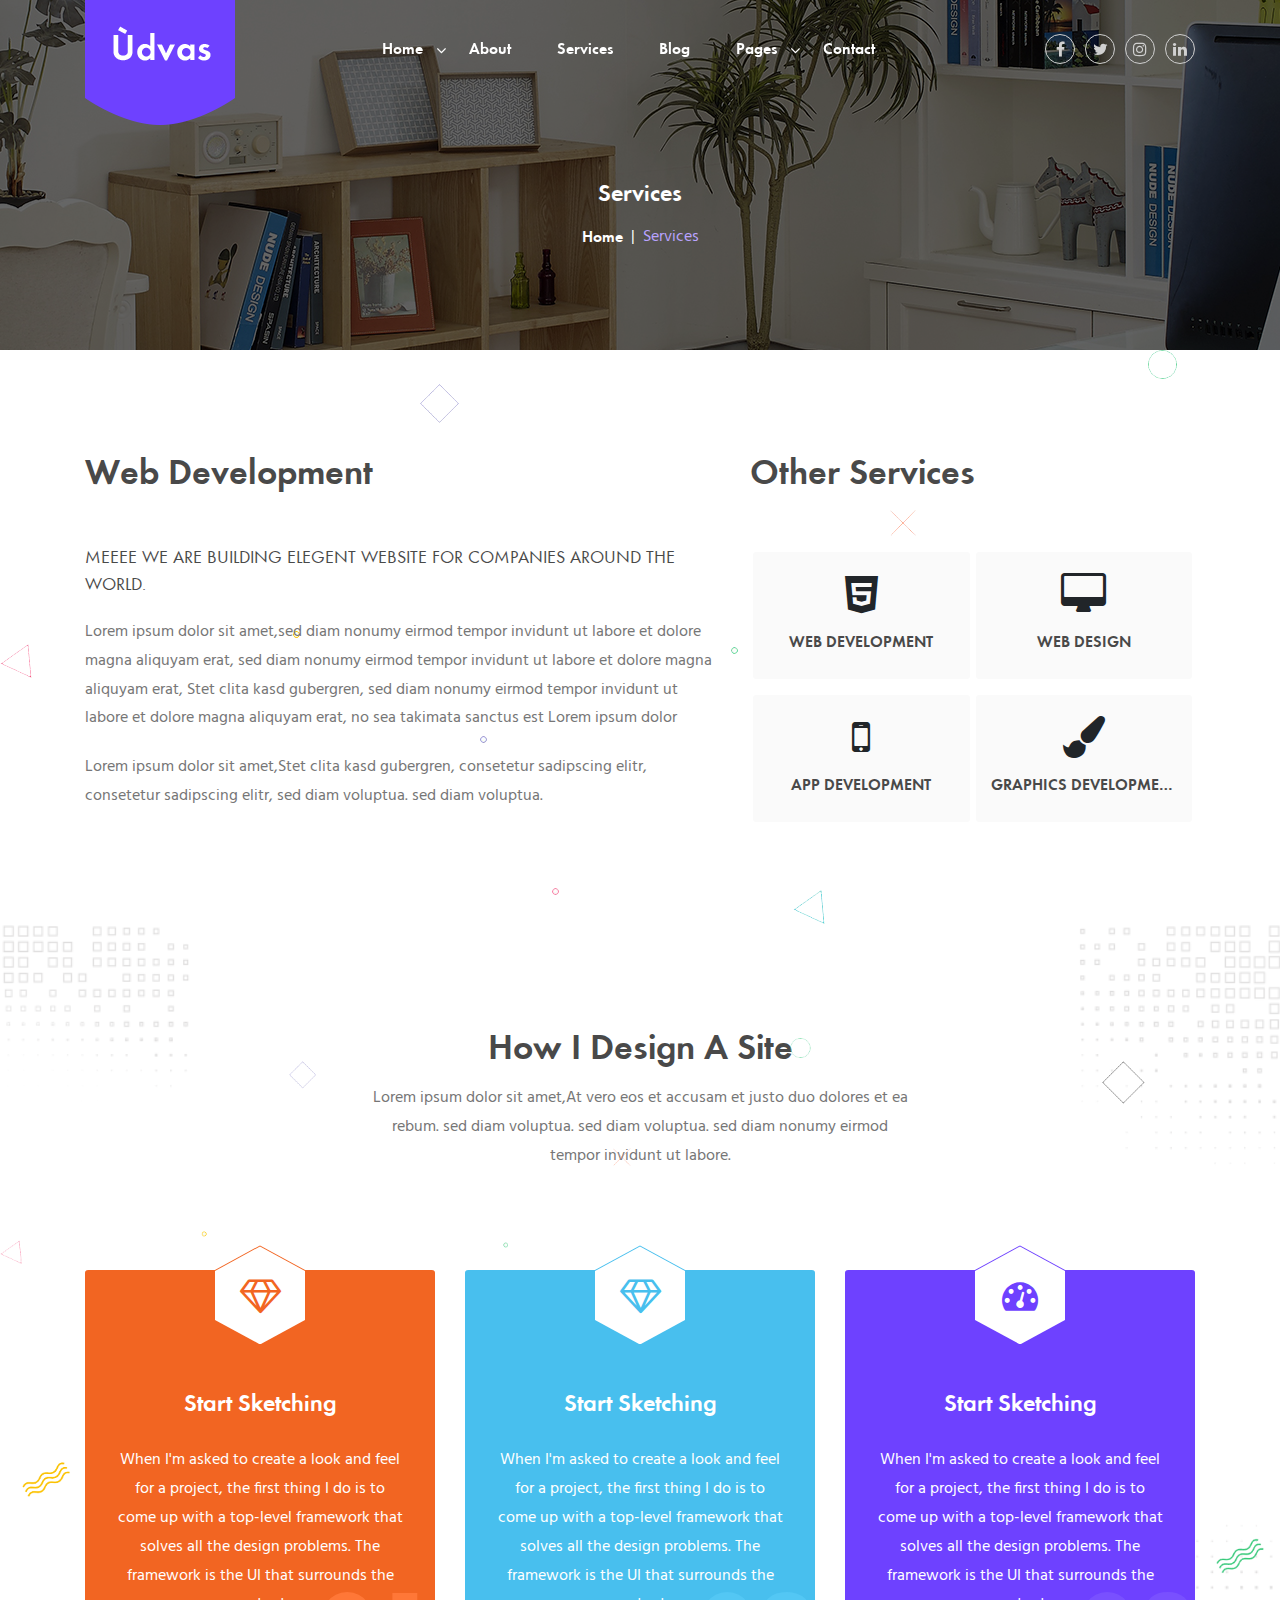
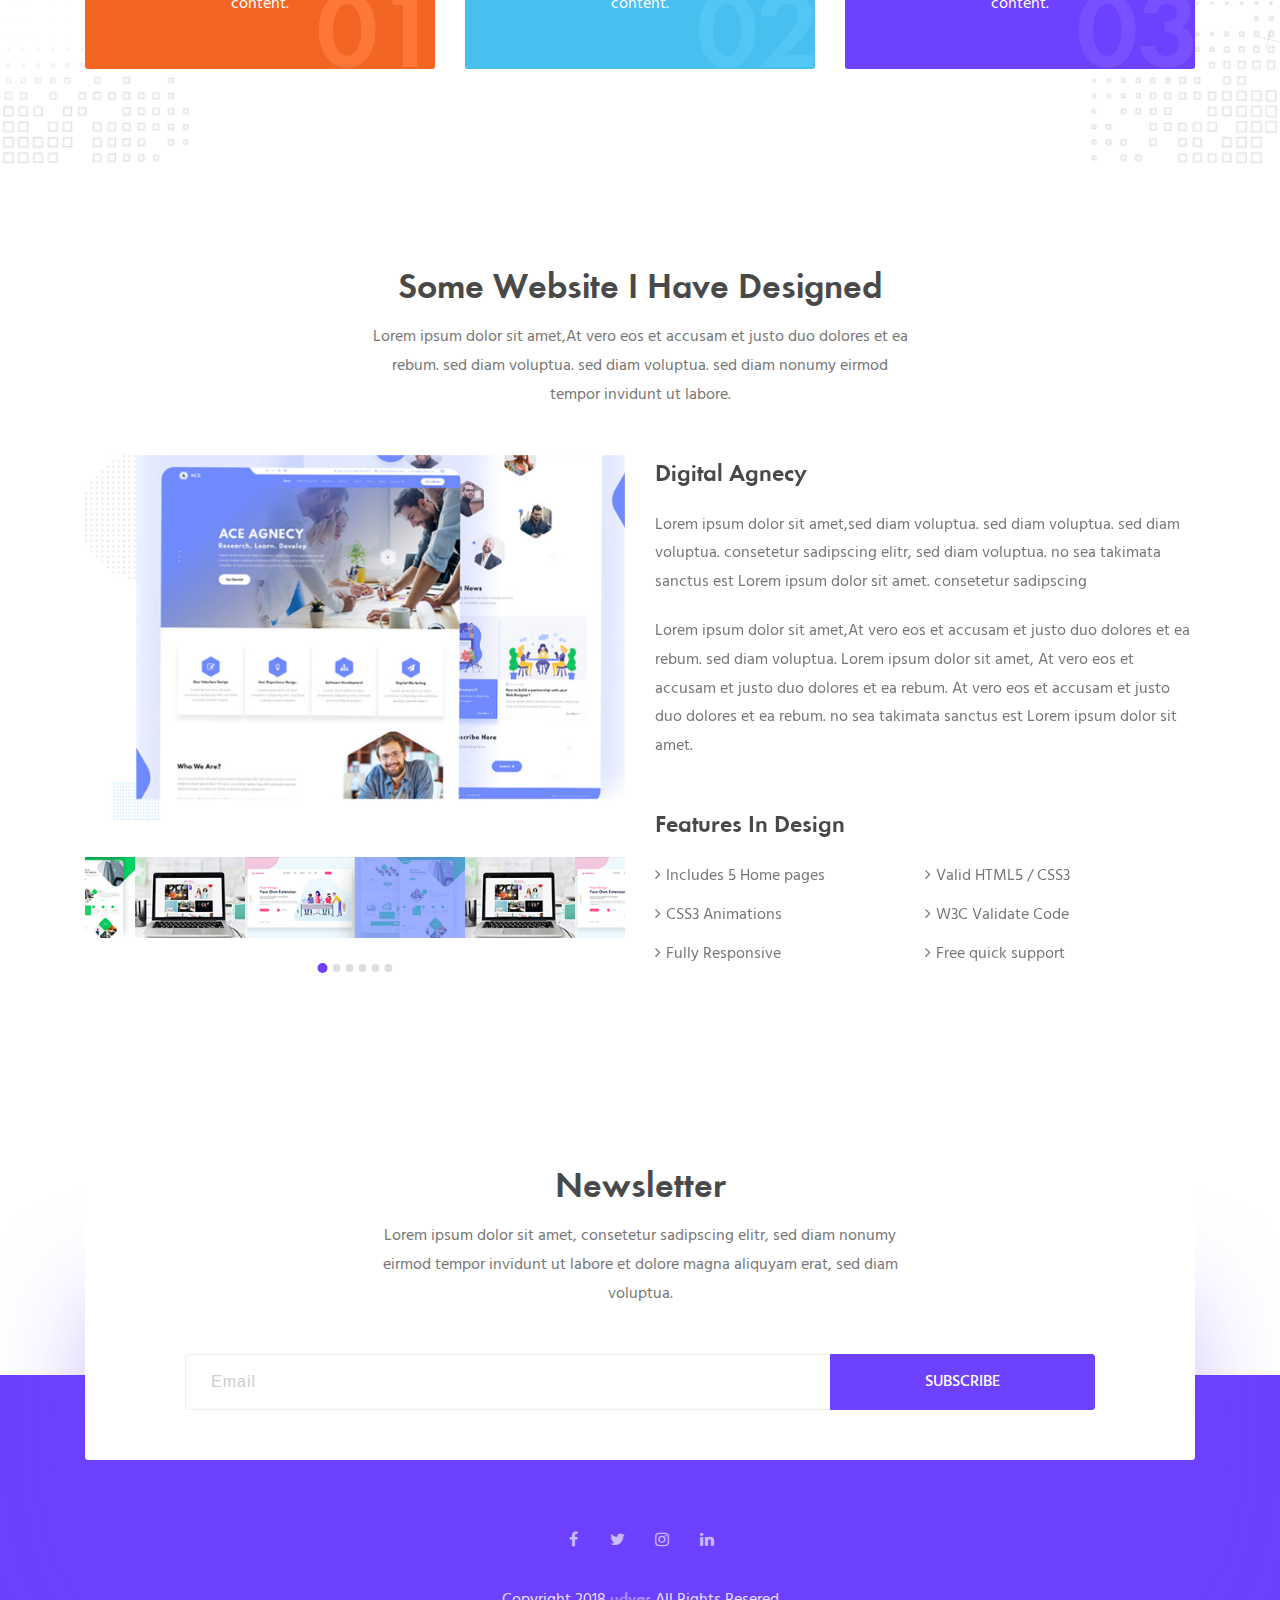
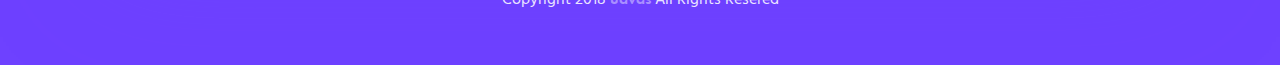
<file: services.html>
<!DOCTYPE html>
<html>

<!-- Mirrored from demo.spellbit.com/html/udvas/preview/services.html by HTTrack Website Copier/3.x [XR&CO'2014], Fri, 08 May 2020 06:38:57 GMT -->
<head>
	<!-- important meta tag -->
	<meta charset="utf-8">
	<meta http-equiv="X-UA-Compatible" content="IE=edge">
	<meta name="viewport" content="width=device-width, initial-scale=1">
	<!-- site title -->
	<title>Udvas-service</title>
	<!-- site description and atuhor name -->
	<meta name="description" content="Udvas is personal HTML multipurpose portfolio template">
	<meta name="author" content="spellbit"/>

<!-- favicon -->
<link rel="shortcut icon" type="image/x-icon" href="assets/images/fav.jpg">
	<!-- font cdn links -->
	<link href="https://fonts.googleapis.com/css?family=Hind:400,500" rel="stylesheet">
	<link rel="stylesheet" href="assets/css/font-awesome.min.css">
	<!-- bootstrap css links -->
	<link rel="stylesheet" href="assets/css/bootstrap.min.css">
	<!-- animate css link -->
	<link rel="stylesheet" href="assets/css/animate.min.css">
	<!-- plugins css links -->
	<link rel="stylesheet" href="assets/css/lightcase.css">
	<link rel="stylesheet" href="assets/css/swiper.min.css">
	<link rel="stylesheet" href="assets/css/slick.css">
	<!-- main style css link -->
	<link rel="stylesheet" href="assets/css/style.css">
	<!-- responsive css link -->
	<link rel="stylesheet" href="assets/css/responsive.css">

	<!--[if lt IE 9]>
	<script src="http://oss.maxcdn.com/html5shiv/3.7.2/html5shiv.min.js"></script>
	<script src="http://oss.maxcdn.com/respond/1.4.2/respond.min.js"></script>
	<![endif]-->
</head>

<body class="inner-page service-page">

	<!-- header-section start -->
	<header class="header-section">
		<div class="container">
			<nav class="navbar navbar-expand-lg">
				<a class="navbar-brand logo" href="index.html"><img src="assets/images/logo.png" alt="logo-img"></a>
				<button class="navbar-toggler" type="button" data-toggle="collapse" data-target="#navbarSupportedContent" aria-controls="navbarSupportedContent" aria-expanded="false" aria-label="Toggle navigation">
					<span class="menu-toggle"></span>
				</button>

				<div class="collapse navbar-collapse" id="navbarSupportedContent">
					<ul class="navbar-nav ml-auto menu">
						<li class="menu_has_children"><a href="#intro">Home</a>
							<ul class="sub-menu">
								<li><a href="index.html">Home One</a></li>
								<li><a href="index2.html">Home Two</a></li>
							</ul>
						</li>
						<li><a href="#about">About</a></li>
						<li><a href="#service">services</a></li>
						<li><a href="#blog">blog</a></li>
						<li class="menu_has_children"><a href="#">Pages</a>
							<ul class="sub-menu">
								<li><a href="about.html">About page</a></li>
								<li><a href="blog-grid.html">Blog grid</a></li>
								<li><a href="blog-list.html">blog list</a></li>
								<li><a href="blog-single.html">blog single</a></li>
								<li><a href="blog-single-full.html">blog single full width</a></li>
								<li><a href="case-study.html">Case study</a></li>
								<li><a href="case-study-details.html">case study details</a></li>
								<li><a href="services.html">services</a></li>
								<li><a href="contact.html">Conatct Page</a></li>
							</ul>
						</li>
						<li><a href="#">Contact</a></li>
					</ul>
					<ul class="social-links ml-auto">
						<li><a href="#"><i class="fa fa-facebook" aria-hidden="true"></i></a></li>
						<li><a href="#"><i class="fa fa-twitter" aria-hidden="true"></i></a></li>
						<li><a href="#"><i class="fa fa-instagram" aria-hidden="true"></i></a></li>
						<li><a href="#"><i class="fa fa-linkedin" aria-hidden="true"></i></a></li>
					</ul>
				</div>
			</nav>
		</div>
	</header>
	<!-- header-section end -->

	<!-- banner-section start -->
	<section id="intro" class="single-page-banner">
		<div class="banner-content-area">
			<div class="container">
				<div class="banner-content">
					<h4>Services</h4>
					<nav aria-label="breadcrumb" class="page-header-breadcrumb">
						<ol class="breadcrumb">
							<li class="breadcrumb-item"><a href="contact.html">Home</a></li>
							<li class="breadcrumb-item active" aria-current="page">Services</li>
						</ol>
					</nav>
				</div>
			</div>
		</div>
	</section>
	<!-- banner-section end -->

	<!-- service-section start -->
	<section id="service" class="service-section-details section-padding">
		<div class="container">
			<div class="row">
				<div class="col-lg-7">
					<div class="section-header">
						<h2>Web Development</h2>
					</div>
					<div class="section-wrapper">
						<div class="service-details">
							<h5>MEEEE WE ARE BUILDING ELEGENT WEBSITE FOR COMPANIES AROUND THE WORLD.</h5>
							<p>Lorem ipsum dolor sit amet,sed diam nonumy eirmod tempor invidunt ut labore et dolore magna aliquyam erat,  sed diam nonumy eirmod tempor invidunt ut labore et dolore magna aliquyam erat,  Stet clita kasd gubergren,  sed diam nonumy eirmod tempor invidunt ut labore et dolore magna aliquyam erat,  no sea takimata sanctus est Lorem ipsum dolor </p>
							<p>Lorem ipsum dolor sit amet,Stet clita kasd gubergren,  consetetur sadipscing elitr,  consetetur sadipscing elitr,  sed diam voluptua.  sed diam voluptua.</p>
						</div>
					</div>
				</div>
				<div class="col-lg-5">
					<div class="service-section">
						<div class="section-header">
							<h2>Other services</h2>
						</div>
						<div class="section-wrapper">
							<div class="service-items-part">
								<div class="ser-item">
									<div class="ser-item-inner hover-item">
										<span class="ser-icon"><i class="fa fa-html5" aria-hidden="true"></i></span>
										<h5>WEB DEVELOPMENT</h5>
									</div>
								</div>
								<div class="ser-item">
									<div class="ser-item-inner hover-item">
										<span class="ser-icon"><i class="fa fa-desktop" aria-hidden="true"></i></span>
										<h5>WEB design</h5>
									</div>
								</div>
								<div class="ser-item">
									<div class="ser-item-inner hover-item">
										<span class="ser-icon"><i class="fa fa-mobile" aria-hidden="true"></i></span>
										<h5>app DEVELOPMENT</h5>
									</div>
								</div>
								<div class="ser-item">
									<div class="ser-item-inner hover-item">
										<span class="ser-icon"><i class="fa fa-paint-brush" aria-hidden="true"></i></span>
										<h5>graphics DEVELOPMENT</h5>
									</div>
								</div>
							</div><!-- service-items-part end -->
						</div>
					</div>
				</div>
			</div>
		</div>
	</section>
	<!-- service-section end -->

	<!-- design-section start -->
	<section class="design-section section-padding">
		<div class="container">
			<div class="section-header">
				<h2>How I Design a Site</h2>
				<p>Lorem ipsum dolor sit amet,At vero eos et accusam et justo duo dolores et ea rebum.  sed diam voluptua.  sed diam voluptua.  sed diam nonumy eirmod tempor invidunt ut labore.</p>
			</div>
			<div class="section-wrapper">
				<div class="row">
					<div class="col-lg-4 de-itm">
						<div class="design-item">
							<div class="design-icon">
								<i class="fa fa-diamond" aria-hidden="true"></i>
							</div>
							<h4>Start Sketching</h4>
							<p>When I'm asked to create a look and feel for a project, the first thing I do is to come up with a top-level framework that solves all the design problems. The framework is the UI that surrounds the content.</p>
						</div>
					</div><!-- design-item end -->
					<div class="col-lg-4 de-itm">
						<div class="design-item">
							<div class="design-icon">
								<i class="fa fa-diamond" aria-hidden="true"></i>
							</div>
							<h4>Start Sketching</h4>
							<p>When I'm asked to create a look and feel for a project, the first thing I do is to come up with a top-level framework that solves all the design problems. The framework is the UI that surrounds the content.</p>
						</div>
					</div><!-- design-item end -->
					<div class="col-lg-4 de-itm">
						<div class="design-item">
							<div class="design-icon">
								<i class="fa fa-tachometer" aria-hidden="true"></i>
							</div>
							<h4>Start Sketching</h4>
							<p>When I'm asked to create a look and feel for a project, the first thing I do is to come up with a top-level framework that solves all the design problems. The framework is the UI that surrounds the content.</p>
						</div>
					</div><!-- design-item end -->
				</div>
			</div>
		</div>
	</section>
	<!-- design-section end -->

	<!-- work-sample-section start -->
	<section class="work-sample-section section-padding">
		<div class="container">
			<div class="section-header">
				<h2>Some Website I Have Designed</h2>
				<p>Lorem ipsum dolor sit amet,At vero eos et accusam et justo duo dolores et ea rebum.  sed diam voluptua.  sed diam voluptua.  sed diam nonumy eirmod tempor invidunt ut labore.</p>
			</div>
			<div class="section-wrapper">
				<div class="work-sample-slider">
					<div class="work-sample-item">
						<div class="row">
							<div class="col-lg-6 work-smaple-img-part">
								<div class="work-smaple-main">
									<div class="work-thumb" role="work-sample-details">
										<img src="assets/images/portfolio/b1.jpg" alt="work-img">
									</div>
									<div class="work-thumb" role="work-sample-details">
										<img src="assets/images/portfolio/1.jpg" alt="work-img">
									</div>
									<div class="work-thumb" role="work-sample-details">
										<img src="assets/images/portfolio/b1.jpg" alt="work-img">
									</div>
									<div class="work-thumb" role="work-sample-details">
										<img src="assets/images/portfolio/2.jpg" alt="work-img">
									</div>
									<div class="work-thumb" role="work-sample-details">
										<img src="assets/images/portfolio/b1.jpg" alt="work-img">
									</div>
									<div class="work-thumb" role="work-sample-details">
										<img src="assets/images/portfolio/3.jpg" alt="work-img">
									</div>
								</div><!-- work-smaple-main end -->
								<div class="work-smaple-nav">
									<div class="work-nav-item">
										<img src="assets/images/portfolio/s1.jpg" alt="work-img">
									</div>
									<div class="work-nav-item">
										<img src="assets/images/portfolio/s2.jpg" alt="work-img">
									</div>
									<div class="work-nav-item">
										<img src="assets/images/portfolio/s3.jpg" alt="work-img">
									</div>
									<div class="work-nav-item">
										<img src="assets/images/portfolio/s1.jpg" alt="work-img">
									</div>
									<div class="work-nav-item">
										<img src="assets/images/portfolio/s2.jpg" alt="work-img">
									</div>
									<div class="work-nav-item">
										<img src="assets/images/portfolio/s3.jpg" alt="work-img">
									</div>
								</div><!-- work-smaple-nav end -->
							</div>
							<div class="col-lg-6 work-smaple-content-part">
								<div class="work-smaple-main">
									<div class="work-details" role="work-sample-details">
										<div class="work-content">
											<h4>Digital Agnecy</h4>
											<p>Lorem ipsum dolor sit amet,sed diam voluptua.  sed diam voluptua.  sed diam voluptua.  consetetur sadipscing elitr,  sed diam voluptua.  no sea takimata sanctus est Lorem ipsum dolor sit amet.  consetetur sadipscing </p>
											<p>Lorem ipsum dolor sit amet,At vero eos et accusam et justo duo dolores et ea rebum.  sed diam voluptua.  Lorem ipsum dolor sit amet,  At vero eos et accusam et justo duo dolores et ea rebum.  At vero eos et accusam et justo duo dolores et ea rebum.  no sea takimata sanctus est Lorem ipsum dolor sit amet.</p>
										</div>
										<div class="work-featured">
											<h4>Features In Design</h4>
											<ul class="work-featured-list">
												<li><i class="fa fa-angle-right" aria-hidden="true"></i>Includes 5 Home pages</li>
												<li><i class="fa fa-angle-right" aria-hidden="true"></i>Valid HTML5 / CSS3</li>
												<li><i class="fa fa-angle-right" aria-hidden="true"></i>CSS3 Animations</li>
												<li><i class="fa fa-angle-right" aria-hidden="true"></i>W3C Validate Code</li>
												<li><i class="fa fa-angle-right" aria-hidden="true"></i>Fully Responsive</li>
												<li><i class="fa fa-angle-right" aria-hidden="true"></i>Free quick support</li>
											</ul>
										</div>
									</div><!-- work-details end -->
									<div class="work-details" role="work-sample-details">
										<div class="work-content">
											<h4>Digital Agnecy</h4>
											<p>Lorem ipsum dolor sit amet,sed diam voluptua.  sed diam voluptua.  sed diam voluptua.  consetetur sadipscing elitr,  sed diam voluptua.  no sea takimata sanctus est Lorem ipsum dolor sit amet.  consetetur sadipscing </p>
										</div>
										<div class="work-featured">
											<h4>Features In Design</h4>
											<ul class="work-featured-list">
												<li><i class="fa fa-angle-right" aria-hidden="true"></i>Includes 5 Home pages</li>
												<li><i class="fa fa-angle-right" aria-hidden="true"></i>Valid HTML5 / CSS3</li>
												<li><i class="fa fa-angle-right" aria-hidden="true"></i>CSS3 Animations</li>
												<li><i class="fa fa-angle-right" aria-hidden="true"></i>W3C Validate Code</li>
												<li><i class="fa fa-angle-right" aria-hidden="true"></i>Fully Responsive</li>
												<li><i class="fa fa-angle-right" aria-hidden="true"></i>Free quick support</li>
											</ul>
										</div>
									</div><!-- work-details end -->
									<div class="work-details" role="work-sample-details">
										<div class="work-content">
											<h4>Digital Agnecy</h4>
											<p>Lorem ipsum dolor sit amet,sed diam voluptua.  sed diam voluptua.  sed diam voluptua.  consetetur sadipscing elitr,  sed diam voluptua.  no sea takimata sanctus est Lorem ipsum dolor sit amet.  consetetur sadipscing </p>
										</div>
										<div class="work-featured">
											<h4>Features In Design</h4>
											<ul class="work-featured-list">
												<li><i class="fa fa-angle-right" aria-hidden="true"></i>Includes 5 Home pages</li>
												<li><i class="fa fa-angle-right" aria-hidden="true"></i>Valid HTML5 / CSS3</li>
												<li><i class="fa fa-angle-right" aria-hidden="true"></i>CSS3 Animations</li>
												<li><i class="fa fa-angle-right" aria-hidden="true"></i>W3C Validate Code</li>
												<li><i class="fa fa-angle-right" aria-hidden="true"></i>Fully Responsive</li>
												<li><i class="fa fa-angle-right" aria-hidden="true"></i>Free quick support</li>
												<li><i class="fa fa-angle-right" aria-hidden="true"></i>Free quick support</li>
												<li><i class="fa fa-angle-right" aria-hidden="true"></i>Free quick support</li>
											</ul>
										</div>
									</div><!-- work-details end -->
									<div class="work-details" role="work-sample-details">
										<div class="work-content">
											<h4>Digital Agnecy</h4>
											<p>Lorem ipsum dolor sit amet,sed diam voluptua.  sed diam voluptua.  sed diam voluptua.  consetetur sadipscing elitr,  sed diam voluptua.  no sea takimata sanctus est Lorem ipsum dolor sit amet.  consetetur sadipscing </p>
											<p>Lorem ipsum dolor sit amet,At vero eos et accusam et justo duo dolores et ea rebum.  sed diam voluptua.  Lorem ipsum dolor sit amet,  At vero eos et accusam et justo duo dolores et ea rebum.  At vero eos et accusam et justo duo dolores et ea rebum.  no sea takimata sanctus est Lorem ipsum dolor sit amet.</p>
										</div>
										<div class="work-featured">
											<h4>Features In Design</h4>
											<ul class="work-featured-list">
												<li><i class="fa fa-angle-right" aria-hidden="true"></i>Includes 5 Home pages</li>
												<li><i class="fa fa-angle-right" aria-hidden="true"></i>Valid HTML5 / CSS3</li>
												<li><i class="fa fa-angle-right" aria-hidden="true"></i>CSS3 Animations</li>
												<li><i class="fa fa-angle-right" aria-hidden="true"></i>W3C Validate Code</li>
											</ul>
										</div>
									</div><!-- work-details end -->
									<div class="work-details" role="work-sample-details">
										<div class="work-content">
											<h4>Digital Agnecy</h4>
											<p>Lorem ipsum dolor sit amet,sed diam voluptua.  sed diam voluptua.  sed diam voluptua.  consetetur sadipscing elitr,  sed diam voluptua.  no sea takimata sanctus est Lorem ipsum dolor sit amet.  consetetur sadipscing </p>
										</div>
										<div class="work-featured">
											<h4>Features In Design</h4>
											<ul class="work-featured-list">
												<li><i class="fa fa-angle-right" aria-hidden="true"></i>W3C Validate Code</li>
												<li><i class="fa fa-angle-right" aria-hidden="true"></i>Includes 5 Home pages</li>
												<li><i class="fa fa-angle-right" aria-hidden="true"></i>Valid HTML5 / CSS3</li>
												<li><i class="fa fa-angle-right" aria-hidden="true"></i>CSS3 Animations</li>
												<li><i class="fa fa-angle-right" aria-hidden="true"></i>W3C Validate Code</li>
												<li><i class="fa fa-angle-right" aria-hidden="true"></i>Fully Responsive</li>
												<li><i class="fa fa-angle-right" aria-hidden="true"></i>CSS3 Animations</li>
												<li><i class="fa fa-angle-right" aria-hidden="true"></i>Free quick support</li>
											</ul>
										</div>
									</div><!-- work-details end -->
									<div class="work-details" role="work-sample-details">
										<div class="work-content">
											<h4>Digital Agnecy</h4>
											<p>Lorem ipsum dolor sit amet,sed diam voluptua.  sed diam voluptua.  sed diam voluptua.  consetetur sadipscing elitr,  sed diam voluptua.  no sea takimata sanctus est Lorem ipsum dolor sit amet.  consetetur sadipscing </p>
											<p>Lorem ipsum dolor sit amet,At vero eos et accusam et justo duo dolores et ea rebum.  sed diam voluptua.  Lorem ipsum dolor sit amet,  At vero eos et accusam et justo duo dolores et ea rebum.</p>
										</div>
										<div class="work-featured">
											<h4>Features In Design</h4>
											<ul class="work-featured-list">
												<li><i class="fa fa-angle-right" aria-hidden="true"></i>Free quick support</li>
												<li><i class="fa fa-angle-right" aria-hidden="true"></i>Includes 5 Home pages</li>
												<li><i class="fa fa-angle-right" aria-hidden="true"></i>Valid HTML5 / CSS3</li>
												<li><i class="fa fa-angle-right" aria-hidden="true"></i>CSS3 Animations</li>
											</ul>
										</div>
									</div><!-- work-details end -->
								</div><!-- work-smaple-main end -->
							</div>
						</div>
						<ul class="work-sample-navigation">
							<li class="prev"><i class="fa fa-angle-left" aria-hidden="true"></i></li>
							<li class="next"><i class="fa fa-angle-right" aria-hidden="true"></i></li>
						</ul>
					</div><!-- work-sample-item end -->
				</div><!-- work-sample-slider end -->
			</div>
		</div>
	</section>
	<!-- work-sample-section end -->

	<!-- footer-section start -->
	<section class="footer-section">
		<div class="footer-top">
			<div class="container">
				<div class="subscribe-part">
					<div class="section-header">
						<h2>newsletter</h2>
						<p>Lorem ipsum dolor sit amet, consetetur sadipscing elitr, sed diam nonumy eirmod tempor invidunt ut labore et dolore magna aliquyam erat, sed diam voluptua.</p>
					</div>
					<div class="section-wrapper">
						<div class="subs-form">
							<form action="#" method="get" accept-charset="utf-8">
								<input type="email" name="name" placeholder="Email">
								<input type="submit" name="submit" value="Subscribe">
							</form>
						</div>
					</div>
				</div>
			</div>
		</div><!-- footer-top ned -->
		<div class="footer-bottom">
			<div class="container">
				<ul class="social-links">
					<li><a href="#"><i class="fa fa-facebook" aria-hidden="true"></i></a></li>
					<li><a href="#"><i class="fa fa-twitter" aria-hidden="true"></i></a></li>
					<li><a href="#"><i class="fa fa-instagram" aria-hidden="true"></i></a></li>
					<li><a href="#"><i class="fa fa-linkedin" aria-hidden="true"></i></a></li>
				</ul>
				<p class="copy-right">Copyright 2018 <a href="index.html">udvas</a> All Rights Resered</p>
			</div>
		</div><!-- footer-bottom end -->
	</section>
	<!-- footer-section end -->

	<!-- scroll to top start -->
	<div class="scroll-to-top">
		<span class="scroll-icon">
			<i class="fa fa-rocket" aria-hidden="true"></i>
		</span>
	</div>
	<!-- scroll to top end -->

	<!-- jQuery library js link -->
	<script src="assets/js/jquery-3.3.1.min.js"></script>
	<!-- bootstrap js links -->
	<script src="assets/js/bootstrap.min.js"></script>
	<script src="assets/js/bootstrap.bundle.min.js"></script>
	<!-- plugins js links -->
	<script src="assets/js/jquery.easing.min.js"></script>
	<script src="assets/js/lightcase.js"></script>
	<script src="assets/js/circle-progress.min.js"></script>
	<script src="assets/js/swiper.min.js"></script>
	<script src="assets/js/slick.min.js"></script>
	<script src="assets/js/isotope.pkgd.min.js"></script>
	<!-- main js link -->
	<script src="assets/js/main.js"></script>
</body>

<!-- Mirrored from demo.spellbit.com/html/udvas/preview/services.html by HTTrack Website Copier/3.x [XR&CO'2014], Fri, 08 May 2020 06:39:11 GMT -->
</html>
</file>
<file: assets/css/style.css>
/*--------------------------------------------------------

	Theme Name: Udvas
	Theme URI: 
	Description: It is a personal HTML potfolio template.
	Author: Spellbit
	Author URI: https://themeforest.net/user/bootscore
	Version: 1.0

-----------------------------------------------------------*/

/* 
			Table Of Content
		   ==================
	1. reset
	2. global
	3. header-section
	4. banner-section
		4.1 Home-page-one
		4.2 home-page-two
	5. skill-exp-section
	6. experience-section
	7. about-section
	8. cunsult-section
	9. ser-pro-section
	11. hom-page-two service-section
	12. testimonial-section
	13. contact-blog-section
	14. blog-section
	15. footer-section
	16. blog-grid.html
	17. blog-list.html
	18. case-study.html
	19. blog-single.html
	20. contact.html
	21. about.html
	22. case-study-details.html
	23. services.html
	24.	Scroll-to-top
	
*/

@font-face {
    font-family: 'func-font-regu';
    src: url(../fonts/Function-regular.ttf);
}
@font-face {
    font-family: 'func-font-bold';
    src: url(../fonts/Function-bold.ttf);
}

/* 
=============================
reset css
=============================
*/
:root {
	--heading-font-bold: 'func-font-bold';
	--heading-font-regu: 'func-font-regu';
	--para-font: 'Hind', sans-serif;
	--heading-color: #333333;
	--para-color: #666666;
	--primary-color: #6e41ff;
	--secondary-color: ;
	--border-color: #d0d0d0;
	--hr-border-color: #6e41ff;
}
body {
	margin: 0;
	padding: 0;
	outline: 0;
	font-size: 16px;
	position: relative;
	font-family: var(--heading-font);
	counter-reset: section;
	overflow-x: hidden;
}
ul, ol {
	list-style: none;
	padding: 0;
	margin: 0;
}
img {
	max-width: 100%;
	height: auto;
}
a, a:focus, a:hover {
	text-decoration: none;
	color: initial;
	font-family: var(--heading-font-bold);
}
h1, h2, h3,h4, h5, h6 {
	margin: 0;
	color: #494949;
	font-family: var(--heading-font-bold);
	line-height: 1.5;
}
h1>a, h2>a, h3>a,h4>a, h5>a, h6>a {
	-webkit-transition: all 0.3s;
	-o-transition: all 0.3s;
	transition: all 0.3s;
}
h1>a:hover, h2>a:hover, h3>a:hover,h4>a:hover, h5>a:hover, h6>a:hover {
	color: var(--primary-color);
}
h1 {
	font-size: 72px;
}
h2 {
	font-size: 36px;
}
h3 {
	font-size: 30px;
}
h4 {
	font-size: 24px;
}
h5 {
	font-size: 20px;
}
h6 {
	font-size: 16px;
}
li,p {
	font-family: var(--para-font);
	margin: 0;
	color: #767676;
	font-size: 16px;
	line-height: 1.8;
}
span {
	font-family: var(--para-font);
	font-weight: 500;
}
::-webkit-input-placeholder { /* Chrome/Opera/Safari */
  color: #cccccc;
}
::-moz-placeholder { /* Firefox 19+ */
  color: #cccccc;
}
:-ms-input-placeholder { /* IE 10+ */
  color: #cccccc;
}
:-moz-placeholder { /* Firefox 18- */
  color: #cccccc;
}

button:focus,
input:focus,
textarea:focus {
	outline: none;
	transition: all 0.3s ease-in-out;
}
input:focus,
textarea:focus {
	border-color: var(--primary-color) !important;
}

/* 
=========================
global css
=========================
*/
.cmn-btn-grp {
	margin: 25px -10px -10px -10px;
}
.cmn-btn {
	min-width: 170px;
	padding: 15px 15px;
	margin: 5px 10px;
	display: inline-block;
	text-align: center;
	text-transform: uppercase;
	background-color: var(--primary-color);
	color: #ffffff;
	border-radius: 3px;
	-webkit-transition: all 0.3s;
	-o-transition: all 0.3s;
	transition: all 0.3s;
	
}
.cmn-btn:hover {
	color: #fdfdfd;
	-webkit-box-shadow: 0px 20px 50px 0px rgba(110,65,255,0.20);
	box-shadow: 0px 20px 50px 0px rgba(110,65,255,0.20);
}
.section-padding {
	padding-top: 95px;
	padding-bottom: 95px;
}
.padding-l-r {
	padding-left: 100px;
	padding-right: 100px;
}
.section-header {
	text-align: center;
}
.section-header h2 {
	text-transform: capitalize;
}
.section-header p {
	margin-top: 10px;
	max-width: 535px;
	display: inline-block;
}
.section-wrapper {
	margin-top: 45px;
}
.header-border {
	position: relative;
	margin-bottom: 45px;
}
.header-border:after {
	position: absolute;
	content: '';
	bottom: -20px;
	left: 0;
	width: 70px;
	height: 4px;
	background-color: var(--primary-color);
}
/* menu affix animation */

.animated {
  -webkit-animation-duration: 1s;
  animation-duration: 1s;
  -webkit-animation-fill-mode: both;
  animation-fill-mode: both;
}
@-webkit-keyframes fadeInDown {
  from {
    opacity: 0;
    -webkit-transform: translate3d(0, -100%, 0);
    -ms-transform: translate3d(0, -100%, 0);
    transform: translate3d(0, -100%, 0);
  }

  to {
    opacity: 1;
    -webkit-transform: none;
    -ms-transform: none;
    transform: none;
  }
}
@keyframes fadeInDown {
  from {
    opacity: 0;
    -webkit-transform: translate3d(0, -100%, 0);
    -ms-transform: translate3d(0, -100%, 0);
    transform: translate3d(0, -100%, 0);
  }

  to {
    opacity: 1;
    -webkit-transform: none;
    -ms-transform: none;
    transform: none;
  }
}
.fadeInDown {
  -webkit-animation-name: fadeInDown;
  animation-name: fadeInDown;
}
.hover-item {
	-webkit-transition: all 0.3s;
	-o-transition: all 0.3s;
	transition: all 0.3s;
}
.hover-item:hover {
	-webkit-box-shadow: 0px 25px 40px 0px rgba(51, 51, 51, 0.1);
	box-shadow: 0px 25px 40px 0px rgba(51, 51, 51, 0.1);
	transform: translateY(-5px);
}
.shadow-item {
	-webkit-box-shadow: 0px 6px 11px 0px rgba(102, 102, 102, 0.11);
	        box-shadow: 0px 6px 11px 0px rgba(102, 102, 102, 0.11);
	border-radius: 5px;
}
.inner-page li.menu_has_children:after,
.inner-page .menu li a {
	color: #ffffff;
}
.inner-page .sub-menu li a {
	color: #666666;
}
.inner-page .menu li a:hover {
	color: var(--primary-color);
}
.inner-page .header-section.menu-fixed li.menu_has_children:after,
.inner-page .header-section.menu-fixed .menu li a {
	color: #666666;
}
.inner-page .header-section.menu-fixed .menu li a:hover {
	color: var(--primary-color);
}
.inner-page.contact-page li.menu_has_children:after,
.inner-page.contact-page .menu li a {
	color: #666666;
}
.single-page-banner {
	position: relative;
	background-image: url(../images/single-banner.jpg);
	background-position: center;
	height: 350px;
	text-align: center;
}
.single-page-banner:before {
	position: absolute;
	content: '';
	top: 0;
	left: 0;
	width: 100%;
	height: 100%;
	background-color: #000000;
	opacity: 0.6;
}
.single-page-banner .banner-content-area {
	-webkit-transform: translateY(0);
	    -ms-transform: translateY(0);
	        transform: translateY(0);
}
.single-page-banner .banner-content {
	width: 100%;
	max-width: 100%;
}
.single-page-banner .banner-content h4 {
	font-family: var(--heading-font-bold);
	color: #ffffff;
}
.breadcrumb {
	background-color: transparent;
	-webkit-box-pack: center;
	    -ms-flex-pack: center;
	        justify-content: center;
}
.breadcrumb-item a {
	color: #ffffff;
}
.breadcrumb-item.active {
	color: #b9a3ff;
}
.breadcrumb-item+.breadcrumb-item::before {
	content: "|";
	color: #ffffff;
}

.post-btn {
	color: #666666;
	-webkit-transition: all 0.3s;
	-o-transition: all 0.3s;
	transition: all 0.3s;
	display: inline-block;
}
.post-btn:hover {
	color: var(--primary-color);
}

/*
=======================
header-section css
=======================
*/
.header-section {
	background-color: transparent;
	position: fixed;
	top: 0;
	left: 0;
	width: 100%;
	z-index: 999;
}
.header-section.menu-fixed {
	background-color: #ffffff;
	-webkit-box-shadow: 0px 0px 20px -1px rgba(110,65,255,0.15);
	box-shadow: 0px 0px 20px -1px rgba(110,65,255,0.15);
}
.header-section .navbar {
	background-color: transparent;
	padding: 0 0;
}
.logo {
	position: relative;
	z-index: 9;
	margin-right: 0;
	padding: 29px 0 20px 28px;
	margin-top: -21px;
}
.logo:before {
	position: absolute;
	content: '';
	top: 0;
	left: 0;
	width: 150px;
	height: 128px;
	background-image: url(../images/shape/logo-shape.png);
	z-index: -10;
}
.menu li {
	float: left;
	position: relative;
}
.menu li a {
	padding: 35px 23px;
	display: inline-block;
	text-transform: capitalize;
	-webkit-transition: all 0.3s;
	-o-transition: all 0.3s;
	transition: all 0.3s;
	font-family: var(--heading-font-bold);
}
.menu li a:hover {
	color: #b4b1bb;
}
.menu li:hover .drop-menu {
	opacity: 1;
	visibility: visible;
	top: 100%;
}
.sub-menu {
	position: absolute;
	top: 110%;
	min-width: 220px;
	background-color: #ffffff;
	-webkit-box-shadow: 0px 18px 54px -8px rgba(0,0,0,0.15);
	box-shadow: 0px 18px 54px -8px rgba(0,0,0,0.15);
	padding: 15px 0;
	z-index: 999;
	opacity: 0;
	visibility: hidden;
	-webkit-transition: all 0.3s;
	-o-transition: all 0.3s;
	transition: all 0.3s;
}
.menu li:hover .sub-menu {
	top: 100%;
	opacity: 1;
	visibility: visible;
}
.sub-menu li {
	float: none;
}
.sub-menu li a {
	padding: 8px 25px;
	-webkit-transition: all 0.3s;
	-o-transition: all 0.3s;
	transition: all 0.3s;
}
.sub-menu li a:hover {
	padding-left: 35px;
	color: var(--primary-color);
}
li.menu_has_children:after {
	position: absolute;
	content: "\f107";
	top: 36px;
	right: 0px;
	color: #000;
	font-family: 'FontAwesome';
	z-index: -10;
	-webkit-transition: all 0.3s;
	-o-transition: all 0.3s;
	transition: all 0.3s;
	z-index: 2;
}
li.menu_has_children:hover:after {
	content: "\f106";
}
.social-links li {
	float: left;
}
.social-links li+li {
	margin-left: 10px;
}
.social-links li a {
	width: 30px;
	height: 30px;
	border: 1px solid var(--border-color);
	color: var(--border-color);
	border-radius: 100%;
	line-height: 30px;
	text-align: center;
	display: block;
	-webkit-transition: all 0.3s;
	-o-transition: all 0.3s;
	transition: all 0.3s;
}
.social-links li:hover a {
	background-color: var(--primary-color);
	color: #ffffff;
	border-color: var(--hr-border-color);
	-webkit-box-shadow: 0px 0px 20px -1px rgba(110,65,255,0.15);
	box-shadow: 0px 0px 20px -1px rgba(110,65,255,0.15);
}
.menu-toggle {
  position: relative;
  display: block;
  width: 35px;
  height: 20px;
  background: transparent;
  border-top: 2px solid;
  border-bottom: 2px solid;
  color: var(--primary-color);
  font-size: 0;
  -webkit-transition: all 0.25s ease-in-out;
  -o-transition: all 0.25s ease-in-out;
  transition: all 0.25s ease-in-out;
}
.menu-toggle:before, .menu-toggle:after {
  content: '';
  display: block;
  width: 100%;
  height: 2px;
  position: absolute;
  top: 50%;
  left: 50%;
  background: currentColor;
  -webkit-transform: translate(-50%, -50%);
          -ms-transform: translate(-50%, -50%);
      transform: translate(-50%, -50%);
  transition: -webkit-transform 0.25s ease-in-out;
  -webkit-transition: -webkit-transform 0.25s ease-in-out;
  -o-transition: transform 0.25s ease-in-out;
  transition: transform 0.25s ease-in-out;
  transition: transform 0.25s ease-in-out, -webkit-transform 0.25s ease-in-out;
  transition: transform 0.25s ease-in-out, 
  -webkit-transform 0.25s ease-in-out;
}
span.menu-toggle:hover {
  color: #2b32b2;
}
span.is-active {
  border-color: transparent;
}
span.is-active:before {
  -webkit-transform: translate(-50%, -50%) rotate(45deg);
          -ms-transform: translate(-50%, -50%) rotate(45deg);
      transform: translate(-50%, -50%) rotate(45deg);
}
span.is-active:after {
  -webkit-transform: translate(-50%, -50%) rotate(-45deg);
          -ms-transform: translate(-50%, -50%) rotate(-45deg);
      transform: translate(-50%, -50%) rotate(-45deg);
}

/*
=======================
banner-section css
=======================
*/

/* Home-page-one*/
.banner-section {
	position: relative;
	height: 900px;
	overflow: hidden;
}
.banner-section:after {
	position: absolute;
	content: '';
	top: 0;
	left: 0;
	width: 100%;
	height: 100%;
	background-image: url(../images/shape/banner-elements.png);
	background-repeat: no-repeat;
	background-position: center;
	background-size: contain;
	z-index: 1;
}
.banner-man-shape {
	position: absolute;
    top: -70px;
    right: -51px;
    width: 702px;
    height: 1050px;
    background-color: #f7f7f7;
    border-radius: 999px 999px 0 0;
	transform: rotate(-118deg);
	overflow: hidden;
}
.banner-man-shape img {
	transform: rotate(118deg);
}
.banner-section:before {
	position: absolute;
	content: '';
	z-index: 9;
}
.banner-content-area {
	position: relative;
	top: 50%;
	left: 0;
	-webkit-transform: translateY(-50%);
	    -ms-transform: translateY(-50%);
	        transform: translateY(-50%);
	width: 100%;
	z-index: 99;
}
.banner-content {
	max-width: 700px;
}
.banner-content h1 {
	text-transform: uppercase;
}
.banner-content h3, .banner-content h4 {
	font-family: var(--heading-font-regu);
}
.banner-content p {
	max-width: 550px;
	margin-top: 10px;
}
.banner-man-img {
	position: absolute;
	top: 0;
	right: 0;
}
.video-btn {
	position: absolute;
	top: 50%;
	right: 18%;
	-webkit-transform: translateY(-50%);
	    -ms-transform: translateY(-50%);
	        transform: translateY(-50%);
	width: 165px;
	height: 165px;
	text-align: center;
	line-height: 165px;
	border-radius: 100%;
	background-color: rgba(110, 65, 255, 0.2);
	z-index: 99;
	color: #ffffff;
	font-size: 36px;
}
/* home-page-two banner-section */
.home-page-two .banner-section:after {
	position: absolute;
	content: '';
	background-image: url(../images/shape/home-2-elements.png);
	top: 0;
	left: 0;
	width: 50%;
	height: 80%;
	background-position: left;
	background-size: contain;
	z-index: 9;
}
.home-page-two .banner-section:before {
	background-image: url(../images/shape/home-2-banner.jpg);
	background-position: center;
	background-size: cover;
	width: 100%;
	height: 100%;
	bottom: 0;
	left: 0;
}
/*
=======================
skill-exp-section css
=======================
*/
.skill-exp-section {
	background-color: #ffffff;
}

.skill-part {
	display: -webkit-box;
    display: -ms-flexbox;
    display: flex;
    -ms-flex-wrap: wrap;
    flex-wrap: wrap;
    -webkit-box-pack: justify;
        -ms-flex-pack: justify;
            justify-content: space-between;
}
.circle {
	display: inline-block;
	position: relative;
	max-width: 110px;
	text-align: center;
}
.circle canvas {
	border-color: red;
}
.circle strong {
	position: absolute;
	top: 50%;
	left: 50%;
	-webkit-transform: translate(-45%, -85%);
	    -ms-transform: translate(-45%, -85%);
	        transform: translate(-45%, -85%);
	font-size: 36px;
	font-family: var(--heading-font-bold);
}
.sk-name {
	margin-top: 15px;
	display: inline-block;
}
.skill-part p {
	margin-top: 15px;
}
.work-skill-part {
	margin-top: 50px;
}
.work-skill-part h4 {
	margin-bottom: 30px;
}
.skill-bar-item {
	margin: 20px 0;
}
.work-skill-part .skill-bar-item:nth-of-type(4n+1) .bar {
	background-color: #f6945f;
}
.work-skill-part .skill-bar-item:nth-of-type(4n+2) .bar {
	background-color: #735db6;
}
.work-skill-part .skill-bar-item:nth-of-type(4n+3) .bar {
	background-color: #48bfee;
}
.work-skill-part .skill-bar-item:nth-of-type(4n+4) .bar {
	background-color: #f9506f;
}

.work-skill-part .skill-bar-item:nth-of-type(4n+1) .label {
	background-color: #f6945f;
}
.work-skill-part .skill-bar-item:nth-of-type(4n+2) .label {
	background-color: #735db6;
}
.work-skill-part .skill-bar-item:nth-of-type(4n+3) .label {
	background-color: #48bfee;
}
.work-skill-part .skill-bar-item:nth-of-type(4n+4) .label {
	background-color: #f9506f;
}

.work-skill-part .skill-bar-item:nth-of-type(4n+1) .label:before {
	border-top-color: #f6945f;
}
.work-skill-part .skill-bar-item:nth-of-type(4n+2) .label:before {
	border-top-color: #735db6;
}
.work-skill-part .skill-bar-item:nth-of-type(4n+3) .label:before {
	border-top-color: #48bfee;
}
.work-skill-part .skill-bar-item:nth-of-type(4n+4) .label:before {
	border-top-color: #f9506f;
}
.skill-bar p {
	margin-bottom: 10px;
}
.progressbar {
    position: relative;
    display: block;
    width: 100%;
    height: 3px;
    background-color: #eeeeee;
}
.bar {
	position:absolute;
	width: 0px;
	height: 100%;
	top: 0;
	left: 0;
	background: #494949;
	overflow:hidden;
}
.label {
	position: absolute;
	top: -40px;
	left: 0;
	width: 30px;
	height: 30px;
	display: block;
	background-color: green;
	line-height: 34px;
	text-align: center;
	color: #ffffff;
	-webkit-transform: translateX(-15px);
	    -ms-transform: translateX(-15px);
	        transform: translateX(-15px);
}
.label:before {
	position: absolute;
	content: '';
	bottom: -10px;
	left: 50%;
	-webkit-transform: translateX(-50%);
	    -ms-transform: translateX(-50%);
	        transform: translateX(-50%);
	width: 10px;
	height: 10px;
	border-top: 6px solid green;
	border-bottom: 5px solid transparent;
	border-right: 5px solid transparent;
	border-left: 5px solid transparent;
}
.main-timeline {
	display: -webkit-box;
	display: -ms-flexbox;
	display: flex;
	-ms-flex-wrap: wrap;
	flex-wrap: wrap;
	position: relative;
	padding: 15px 0;
}
.main-timeline:before {
	position: absolute;
	content: '';
	top: 0;
	left: 50%;
	-webkit-transform: translateX(-50%);
	    -ms-transform: translateX(-50%);
	        transform: translateX(-50%);
	height: 100%;
	width: 1px;
	background-color: #ccc;
}
.main-timeline .timeline:nth-child(odd) {
	margin-left: 50%;
}
.main-timeline .timeline:nth-child(even) {
	margin-right: 50%;
}
.main-timeline .timeline:nth-child(odd) .timeline-inner {
	margin-left: 50px;
}
.main-timeline .timeline:nth-child(even) .timeline-inner {
	margin-right: 50px;
}
.timeline {
	-webkit-box-flex: 0;
	-ms-flex: 0 0 50%;
	flex: 0 0 50%;
	max-width: 50%;
	position: relative;
}
.timeline-inner {
	border: 1px solid #cccccc;
	padding: 15px 25px;
	border-radius: 3px;
}
.timeline:before {
	position: absolute;
	content: '';
	width: 15px;
	height: 15px;
	border-radius: 100%;
	background-color: #000;
	top: 0;
	left: 0;
}
.main-timeline .timeline:nth-child(odd):before {
	left: -7px;
}
.main-timeline .timeline:nth-child(even):before {
	right: -7px;
	left: auto;
}
.main-timeline .timeline:nth-of-type(4n+1) .timeline-inner {
	border-color: #42b853;
}
.main-timeline .timeline:nth-of-type(4n+2) .timeline-inner {
	border-color: #f26522;
}
.main-timeline .timeline:nth-of-type(4n+3) .timeline-inner {
	border-color: #6e41ff;
}
.main-timeline .timeline:nth-of-type(4n+4) .timeline-inner {
	border-color: #ec008c;
}

.main-timeline .timeline:nth-of-type(4n+1):before {
	background-color: #42b853;
}
.main-timeline .timeline:nth-of-type(4n+2):before {
	background-color: #f26522;
}
.main-timeline .timeline:nth-of-type(4n+3):before {
	background-color: #6e41ff;
}
.main-timeline .timeline:nth-of-type(4n+4):before {
	background-color: #ec008c;
}
.timeline .year {
	font-family: var(--para-font);
}
.timeline p {
	margin-top: 10px;
}
/* home-page-two experience-section */
.experience-section {
	background-color: #f5f9fe;
	position: relative;
}
.ex-computer-img {
	position: absolute;
	right: 5%;
	bottom: -12%;
}
.experience-section .section-header {
	text-align: left;
}
.home-page-two .main-timeline .timeline-inner {
	border: none;
	background-color: #fff;
	margin: 15px 15px;
	-webkit-box-shadow: 0px 5px 5px 0px rgba( 103, 103, 103, 0.10);
	box-shadow: 0px 5px 5px 0px rgba( 103, 103, 103, 0.10);
	-webkit-transition: all 0.3s;
	-o-transition: all 0.3s;
	transition: all 0.3s;
}
.home-page-two .main-timeline .timeline-inner:hover {
	-webkit-box-shadow: 0px 20px 20px 0px rgba( 102, 102, 102, 0.10);
	box-shadow: 0px 20px 20px 0px rgba( 102, 102, 102, 0.10);
}
.home-page-two .main-timeline .timeline-inner h5 {
	-webkit-transition: all 0.3s;
	-o-transition: all 0.3s;
	transition: all 0.3s;
}
.home-page-two .main-timeline .timeline-inner:hover h5 {
	color: var(--primary-color);
}
.home-page-two .main-timeline .timeline:nth-child(odd) {
	margin-left: 0;
}
.home-page-two .main-timeline .timeline:nth-child(even) {
	margin-right: 0;
}
.home-page-two .main-timeline .timeline:nth-child(odd) .timeline-inner {
	margin-left: 0;
}
.home-page-two .main-timeline .timeline:nth-child(even) .timeline-inner {
	margin-right: 0;
}
.home-page-two .main-timeline .timeline:before {
	display: none;
}
.home-page-two .main-timeline:before {
	display: none;
}
/* home-page-two about-section */
.about-section {
	text-align: center;
}
.about-section .work-skill-part {
	text-align: left;
}

/*
=======================
cunsult-section css
=======================
*/

.cunsult-section {
	background-image: url(../images/bg-1.jpg);
	background-repeat: no-repeat;
	background-position: center;
	background-size: cover;
	padding-top: 70px;
	padding-bottom: 70px;
}
.subs-content p {
	margin-top: 15px;
}
.subs-form {
	margin-right: -35px;
	vertical-align: middle;
	margin-top: 27px;
}
.subs-form form {
	width: 100%;

}
.subs-form form input[type="email"] {
	max-width: 72%;
	width: 72%;
	float: left;
	background-color: #ffffff;
	border: 1px solid #eeeeee;
	padding: 15px 35px 15px 25px;
	border-radius: 25px;
	color: var(--heading-color);
	letter-spacing: 1px;
}
.subs-form form input[type="submit"] {
	max-width: 28%;
	width: 28%;
	float: left;
	background-color: var(--primary-color);
	color: #ffffff;
	border: 1px solid var(--primary-color);
	padding: 15px 25px;
	border-radius: 999px;
	margin-left: -35px;
	font-family: var(--para-font);
	text-transform: uppercase;
	font-weight: 500;
	cursor: pointer;
}
/* home-page-two cunsult-section */
.home-page-two .cunsult-section {
	background-color: #f8f6ff;
	background-image: url(../images/shape/elements-3.png);
	background-position-y: 24%;
}


/*
=======================
ser-pro-section css
=======================
*/

.service-items-part {
	display: -webkit-box;
    display: -ms-flexbox;
    display: flex;
    -ms-flex-wrap: wrap;
    flex-wrap: wrap;
}
.ser-item {
	-webkit-box-flex: 0;
	-ms-flex: 0 0 50%;
	flex: 0 0 50%;
	max-width: 50%;
	text-align: center;
}
.ser-item-inner {
	padding: 15px 15px;
	border-radius: 3px;
	-webkit-transition: all 0.3s;
	-o-transition: all 0.3s;
	transition: all 0.3s;
}
.ser-item-inner:hover {
	background-color: #ffffff;
}
.ser-item .ser-icon {
	font-size: 42px;
	-webkit-transition: all 0.3s;
	-o-transition: all 0.3s;
	transition: all 0.3s;
}
.ser-item:hover .ser-icon i,
.ser-item:hover h5 {
	color: var(--primary-color);
	
}

.ser-item:hover .ser-icon i{
	animation: zoomIn 400ms ease-in-out;
}
.ser-item-inner h5 {
	font-family: var(--heading-font-bold);
	text-transform: uppercase;
	margin-bottom: 10px;
	-webkit-transition: all 0.3s;
	-o-transition: all 0.3s;
	transition: all 0.3s;
	white-space: nowrap;    
	overflow: hidden;    
	text-overflow: ellipsis;
}
/* hom-page-two service-section */
.home-page-two .service-section {
	background-color: #f9fcff;
	background-image: url(../images/shape/home-2-testi.png);
	background-position: center;
	background-size: cover;
}
.home-page-two .ser-item {
	-webkit-box-flex: 0;
	-ms-flex: 0 0 25%;
	flex: 0 0 25%;
	max-width: 25%;
	padding: 15px 15px;
}
.home-page-two .service-items-part {
	margin: -15px -15px;
}
.portfolio-slider {
	padding-bottom: 50px;
}
.portfolio-item {
	position: relative;
	overflow: hidden;
	border-radius: 3px;
}
.portfolio-item img {
	width: 100%;
	-webkit-transition: all 0.5s ease-in-out;
	-o-transition: all 0.5s ease-in-out;
	transition: all 0.5s ease-in-out;
}
.portfolio-item:before {
	position: absolute;
	content: '';
	top: 0;
	left: 0;
	width: 100%;
	height: 100%;
	background-color: var(--primary-color);
	opacity: 0;
	-webkit-transition: all 0.3s ease-in-out;
	-o-transition: all 0.3s ease-in-out;
	transition: all 0.3s ease-in-out;
	z-index: 1;
}
.portfolio-item:hover:before {
	opacity: 0.7;
}
.portfolio-item:hover img {
	transform: scale(1.2, 1.2);
}
.port-link {
	position: absolute;
	top: 50%;
	left: 50%;
	width: 38px;
	height: 38px;
	margin-top: -19px;
	margin-left: -19px;
	line-height: 41px;
	text-align: center;
	background-color: #ffffff;
	display: inline-block;
	border-radius: 100%;
	color: var(--primary-color);
	-webkit-transition: 0.5s;
	-o-transition: 0.5s;
	transition: 0.5s;
	z-index: 2;
	opacity: 0;
	visibility: hidden;
}
.port-link:hover {
	color: var(--primary-color);
}
.portfolio-item:hover .port-link {
	animation: zoomIn 600ms ease-in-out;
	opacity: 1;
	visibility: visible;
}
.portfolio-slider .swiper-pagination {
	position: absolute;
	bottom: -6px;
}
.portfolio-slider .swiper-pagination-bullet {
	width: 6px;
	height: 6px;
	border-radius: 100%;
	background-color: #eeeeee;
	opacity: 1;
	-webkit-transition: all 0.3s;
	-o-transition: all 0.3s;
	transition: all 0.3s;
}
.portfolio-slider .swiper-pagination-bullet-active {
	width: 10px;
	height: 10px;
	background-color: var(--primary-color);
}
.portfolio-filter-part {}
.portfolio-item-button {
	text-align: center;
	margin-bottom: 45px;
}
.portfolio-item-button span {
	cursor: pointer;
}
.portfolio-item-button span+span {
	margin-left: 10px;
	font-family: var(--heading-font-bold);
}
.portfolio-item-button span.active {
	color: var(--primary-color);
}

/* home-page-two portfolio-part */
.portfolio-filter-part .grid {
	margin: -15px 0;
}
.portfolio-filter-part .portfolio-item {
	margin: 15px 0;
}

/*
=======================
testimonial-section css
=======================
*/

.testimonial-section {
	background-image: url(../images/shape/testi-bg.jpg);
	background-size: cover;
	background-repeat: no-repeat;
	background-position: center;
	position: relative;
	padding-bottom: 50px;
}
.testimonial-section .section-wrapper {
	text-align: center;
}
.swiper-container.testimonial-slider {
	padding: 75px 50px 45px 50px;
}
.swiper-container.testimonial-slider .swiper-slide.swiper-slide-prev {
	transform: translate3d(84%, 0px, -300px) rotateX(0deg) rotateY(0deg) !important;
}
.swiper-container.testimonial-slider .swiper-slide.swiper-slide-next {
	transform: translate3d(-84%, 0px, -300px) rotateX(0deg) rotateY(0deg) !important;
}
.swiper-container.testimonial-slider .swiper-slide.swiper-slide-prev .test-thumb,
.swiper-container.testimonial-slider .swiper-slide.swiper-slide-next .test-thumb {
	opacity: 0;
}
.swiper-container.testimonial-slider .swiper-slide.swiper-slide-active .test-thumb {
	opacity: 1;
}
.button-prev,
.button-next {
	position: absolute;
	top: 45%;
	font-size: 32px;
	color: var(--primary-color);
}
.button-prev {
	left: 0;
}
.button-next {
	right: 0;
}
.button-prev.swiper-button-disabled,
.button-next.swiper-button-disabled {
	color: #eeeeee;
}
.testimonial-slider .swiper-pagination-bullets {
	bottom: 75px;
}
.testi-item {
	background-color: #ffffff;
	-webkit-box-shadow: 0px 25px 40px 0px rgba( 62, 62, 62, 0.1);
	box-shadow: 0px 25px 40px 0px rgba( 62, 62, 62, 0.1);
	text-align: center;
	padding: 30px 50px 55px 50px;
	border-radius: 10px;
}
.test-thumb {
	width: 105px;
	height: 105px;
	display: inline-block;
	border-radius: 100%;
	border: 2px solid var(--primary-color);
	overflow: hidden;
	margin-top: -85px;
	transition: all 0.5s;
}
.testi-item h4 {
	margin-bottom: 10px;
}
.testi-item i {
	display: block;
	margin-top: 30px;
	margin-bottom: 30px;
	color: #eeeeee;
	font-size: 46px;
}

/* home-page-two testimonial-section */
.home-page-two .testimonial-section {
	background-image: url(../images/shape/home-2-testi.png);
	background-position: center;
	background-size: cover;
}
.home-page-two .testimonial-section:after {
	position: absolute;
	content: '';
	top: 50%;
	left: 0;
	-webkit-transform: translateY(-50%);
	    -ms-transform: translateY(-50%);
	        transform: translateY(-50%);
	width: 578px;
	height: 661px;
	background-image: url(../images/shape/Design.png);
	background-repeat: no-repeat;
}

/*
=========================
contact-blog-section css
=========================
*/

.contact-blog-section .section-header {
	text-align: left;
}
.contact-part, .contact-section {
	background-color: #fbfaff;
}
form {
	width: 100%;
}
input:not(.sub-btn),
textarea {
	width: 100%;
	padding: 15px 25px;
	border: 1px solid #eeeeee;
	border-radius: 3px;
}
textarea {
	min-height: 180px;
	resize: none;
}
.frm-grp {
	margin: 10px 0;
}
.sub-btn {
	width: auto;
	display: inline-block;
	cursor: pointer;
	margin-top: 0;
	border: none;
}
.blog-part, .blog-section {
	background-color: #f9f7ff;
	background-image: url(../images/shape/blog-elements.png);
	background-size: cover;
	background-position: center;
	background-repeat: no-repeat;
}
.blog-part.section-padding {
	padding-bottom: 15px;
}
.blog-part .swiper-pagination {
	bottom: -6px;
}
.swiper-container.blog-slider {
	padding-bottom: 25px;
	margin: 0 -15px;
}
.blog-slider .swiper-pagination-bullet-active {
	background-color: var(--primary-color);
}
.post-item {
	margin: 15px 15px;
	border-radius: 5px;
	overflow: hidden;
}
.post-thumb {
	position: relative;
	overflow: hidden;
	-webkit-transition: all 0.3s;
	-o-transition: all 0.3s;
	transition: all 0.3s;
	overflow: hidden;
}
.post-thumb img {
	width: 100%;
}
.post-content p {
	margin-top: 12px;
}
.post-date {
	position: absolute;
	bottom: 0;
	right: 0;
	padding: 23px 12px;
	background-color: var(--primary-color);
	color: #ffffff;
	text-transform: uppercase;
	z-index: 9;
}
.post-date:hover {
	color: #ffffff;
}
.post-content {
	background-color: #ffffff;
	padding: 35px 15px;
	text-align: center;
}
/* home-page-two blog-section */

.home-page-two .blog-section {
	background-color: #ffffff;
	padding-bottom: 5px;
}
.home-page-two .blog-part {
	background-color: #ffffff;
	padding: 0 0;
}
.home-page-two .blog-part .post-item:hover {
	-webkit-box-shadow: none;
	        box-shadow: none;
}
.home-page-two .blog-part .post-item:hover .post-thumb {
	-webkit-box-shadow: 0px 25px 40px 0px rgba( 102, 102, 102, 0.1);
    box-shadow: 0px 25px 40px 0px rgba( 102, 102, 102, 0.1);
}
.home-page-two .post-item {
	margin: 15px 0;
}
.home-page-two .post-date {
	display: none;
}
.home-page-two .post-thumb {
	margin: 0 15px;
}
.home-page-two .post-content {
	margin: 0 15px;
	text-align: left;
}

/*
=======================
footer-section 
=======================
*/
.about-page .footer-top {
	padding-top: 100px;
}
.subscribe-part {
	padding: 0px 100px 50px 100px;
	background-color: #ffffff;
	-webkit-transform: translateY(85px);
	    -ms-transform: translateY(85px);
	        transform: translateY(85px);
	border-radius: 3px;
	overflow: hidden;
	-webkit-box-shadow: 0px 130px 108px -20px rgba(110,65,255,0.5);
	box-shadow: 0px 130px 108px -20px rgba(110,65,255,0.5);
}
.subscribe-part .subs-form form input {
	border-radius: 3px;

}
.subscribe-part .subs-form form input[type="submit"] {
	border-radius: 0 3px 3px 0;
}

.footer-bottom {
	padding-top: 150px;
	padding-bottom: 50px;
	background-color: var(--primary-color);
	text-align: center;
}
.footer-bottom .social-links {
	display: inline-block;
	width: 100%;
	margin-bottom: 30px;
}
.footer-bottom .social-links li {
	display: inline-block;
	float: none;
}
.footer-bottom .social-links li a {
	border: none;
	color: #ffffff;
}
.footer-bottom .social-links li a:hover {
	color: #af99f9;
}
.copy-right {
	color: #ffffff;
}
.copy-right a {
	color: #b39cff;
}
/*
=====================
blog-grid.html
=====================
*/
.inner-page .inner-page-section {
	padding-bottom: 0;
}
.blog-grid {
	background-image: url(../images/shape/blog-big-elements.png);
	background-position: center;
	background-size: contain;
	background-repeat: no-repeat;
}
.inner-page .post-item {
	margin: 15px 0;
}
.inner-page .post-date {
	background-color: #d8d8d8;
	color: #444444;
}
.inner-page .post-date:hover {
	background-color: var(--primary-color);
	color: #ffffff;
}
.inner-page .post-content {
	text-align: left;
}
.inner-page .post-btn {
	padding: 9px 13px;
	background-color: #eeeeee;
	border-radius: 3px;
	margin-top: 10px;
}
.inner-page .post-btn:hover {
	background-color: var(--primary-color);
	color: #ffffff;
	-webkit-box-shadow: 0px 21px 42px -4px rgba(110,65,255,0.15);
	box-shadow: 0px 21px 42px -4px rgba(110,65,255,0.15);
}
.pagination {
	margin-top: 30px;
}
.page-item .page-link {
	border-radius: 50%;
	padding: 0 0;
	width: 30px;
	height: 30px;
	line-height: 30px;
	text-align: center;
	color: var(--primary-color);
}
.page-item.active .page-link {
	background-color: var(--primary-color);
	border-color: var(--primary-color);
}
.page-item:first-child .page-link, 
.page-item:last-child .page-link {
	border-top-left-radius: 50%;
    border-bottom-left-radius: 50%;
    border-top-right-radius: 50%;
    border-bottom-right-radius: 50%;
}
.page-item .page-link:focus {
	box-shadow: none;
}
.pagination li+li {
	margin-left: 15px;
}
.pagination li a:hover {
	color: #ffffff;
	background-color: var(--primary-color);
}

/*
=====================
blog-list.html
=====================
*/
.blog-list {
	background-image: url(../images/shape/blog-big-elements.png);
	background-position: center;
	background-size: contain;
	background-repeat: no-repeat;
}
.widget {
	padding: 15px 25px;
	background-color: #ffffff;
	border-radius: 5px;
	-webkit-box-shadow: 0px 6px 11px 0px rgba( 102, 102, 102, 0.15);
    box-shadow: 0px 6px 11px 0px rgba( 102, 102, 102, 0.15);
}
.widget+.widget {
	margin-top: 50px;
}
.widget-header {
	margin-bottom: 45px;
	position: relative;
}
.widget-header:after {
	position: absolute;
	content: '';
	bottom: -17px;
	left: 0;
	background-image: url(../images/shape/widget-header-line.png);
	width: 65px;
	height: 5px;
}
.widget-header h4 {
	text-transform: capitalize;
}
.widget-search {
	width: 100%;
	position: relative;
}
.widget-search input {
	width: 100%;
	background-color: #f8f7f7;
	border-radius: 3px;
	border: none;
	padding: 15px 40px 15px 20px;
}
.widget-search .search-btn {
	position: absolute;
	top: 50%;
	right: 15px;
	-webkit-transform: translateY(-50%);
	    -ms-transform: translateY(-50%);
	        transform: translateY(-50%);
	border: none;
	color: #666666;
	background-color: #f8f7f7;
}
.post-category {
	margin-top: -15px;
}
.post-category li a {
	padding: 10px 0;
	display: block;
	-webkit-transition: all 0.3s;
	-o-transition: all 0.3s;
	transition: all 0.3s;
}
.post-category li a:hover {
	color: var(--primary-color);
}
.post-category li a span {
	float: right;
}
.small-post-list .post-item {
	display: -webkit-box;
	display: -ms-flexbox;
	display: flex;
	-ms-flex-wrap: wrap;
	flex-wrap: wrap;
}
.small-post-list .post-thumb {
	-webkit-box-flex: 0;
	-ms-flex: 0 0 20%;
	flex: 0 0 20%;
	max-width: 20%;
}
.small-post-list .post-thumb:before {
	position: absolute;
	content: '';
	top: 0;
	left: 0;
	width: 100%;
	height: 100%;
	background-color: var(--primary-color);
	opacity: 0;
	-webkit-transition: all 0.3s;
	-o-transition: all 0.3s;
	transition: all 0.3s;
}
.small-post-list .post-item:hover .post-thumb:before {
	opacity: 0.7;
}
.small-post-list .post-content {
	-webkit-box-flex: 0;
	-ms-flex: 0 0 80%;
	flex: 0 0 80%;
	max-width: 80%;
	padding: 0 0 0 15px;
	-ms-flex-item-align: center;
	    -ms-grid-row-align: center;
	    align-self: center;
}
.blog-list .small-post-list .post-item .post-content {
	box-shadow: none;
}
.post-tags {
	display: -webkit-box;
	display: -ms-flexbox;
	display: flex;
	-ms-flex-wrap: wrap;
	flex-wrap: wrap;
	margin: -5px;
}
.post-tags li a {
	padding: 7px 17px;
	display: inline-block;
	border: 1px solid #cccccc;
	border-radius: 3px;
	margin: 5px;
	font-family: var(--para-font);
	font-weight: 500;
	-webkit-transition: all 0.3s;
	-o-transition: all 0.3s;
	transition: all 0.3s;
}
.post-tags li a:hover {
	background-color: var(--primary-color);
	color: #ffffff;
	border-color: var(--primary-color);
}

.blog-list .post-date {
	background-color: var(--primary-color);
	color: #ffffff;
}
.blog-list .post-item:hover {
	-webkit-box-shadow: none;
	        box-shadow: none;
}
.blog-list .post-item {
	overflow: visible;
}
.p-video-icon {
	position: absolute;
	top: 50%;
	left: 50%;
	-webkit-transform: translate(-50%, -50%);
	    -ms-transform: translate(-50%, -50%);
	        transform: translate(-50%, -50%);
	width: 65px;
	height: 65px;
	border-radius: 50%;
	line-height: 62px;
	text-align: center;
	background-color: #ffffff;
}
.p-video-icon img {
	max-width: 100%;
	width: auto;
}
.blog-list .post-item .post-content {
	-webkit-box-shadow: 0px 6px 11px 0px rgba( 102, 102, 102, 0.15);
	box-shadow: 0px 6px 11px 0px rgba( 102, 102, 102, 0.15);
}
.post-meta {
	display: -webkit-box;
	display: -ms-flexbox;
	display: flex;
	-ms-flex-wrap: wrap;
	flex-wrap: wrap;
	-webkit-box-pack: justify;
	    -ms-flex-pack: justify;
			justify-content: space-between;
	margin-bottom: 15px;
}
.post-meta li i {
	margin-right: 5px;
}
.post-meta li,
.post-meta li a {
	color: #666666;
}
.post-meta li:hover,
.post-meta li:hover a {
	color: var(--primary-color);
}
.post-thumb .post-content {
	position: absolute;
	top: 50%;
	width: 100%;
	left: 0;
	-webkit-transform: translateY(-50%);
	    -ms-transform: translateY(-50%);
	        transform: translateY(-50%);
	text-align: center;
	background-color: transparent;
	padding: 0 15px;
}
.have_content {
	border-radius: 3px;
	overflow: hidden;
	height: 380px;
}
.have_content:before {
	position: absolute;
	content: '';
	top: 0;
	left: 0;
	width: 100%;
	height: 100%;
	background-color: rgba(0,0,0,0.7);
}
.post-thumb .post-content i {
	width: 65px;
	height: 65px;
	line-height: 65px;
	text-align: center;
	border-radius: 50%;
	background-color: var(--primary-color);
	color: #ffffff;
	margin-bottom: 30px;
}
.post-thumb .post-content h3 a {
	color: #ffffff;
}
.post-thumb .post-content p {
	color: #ffffff;
	margin-top: 20px;
}

/*
=====================
case-study.html
=====================
*/

.case-study-part .case-item+.case-item {
	margin-top: 75px;
}
.case-study-part .case-item:nth-child(even) .case-content {
	-webkit-box-ordinal-group: 0;
	    -ms-flex-order: -1;
	        order: -1;
}
.case-content {
	-ms-flex-item-align: center;
	    -ms-grid-row-align: center;
	    align-self: center;
}
.case-content h3 {
	position: relative;
	margin-bottom: 50px;
}
.case-content h3:after {
	position: absolute;
	content: '';
	width: 75px;
	height: 4px;
	bottom: -25px;
	left: 0;
	background-color: var(--primary-color);
}
.case-content .cmn-btn {
	min-width: 235px;
}
.case-content p+p {
	margin-top: 15px;
}

/*
=====================
blog-single.html
=====================
*/
.entry-single-thumb {
	margin-bottom: 15px;
}
.entry-single-thumb .post-date {
	background-color: var(--primary-color);
	color: #ffffff;
}
.entry-single-content {
	margin-top: 30px;
	padding: 0 25px 25px 25px;
}
.entry-single-content .post-meta {
	padding-left: 0;
}
.entry-single-content p {
	margin-top: 25px;
}
blockquote {
	background-color: #f9f9f9;
	padding: 25px 50px;
	margin: 25px 15px 0 15px;
}
blockquote p {
	margin-top: 0 !important;
	position: relative;
}
blockquote p:after {
	position: absolute;
	content: "\f10e";
	font-family: 'FontAwesome';
	font-size: 32px;
	color: #e5e3e3;
	-webkit-transform: translateX(20px);
	    -ms-transform: translateX(20px);
	        transform: translateX(20px);
}
.entry-single-content .entry-list-style {
	margin-top: 25px;
	padding-left: 25px;
}
.entry-single-content .entry-list-style li {
	position: relative;
	padding-left: 25px;
	margin-left: 30px;
}
.entry-single-content .entry-list-style li:before {
	position: absolute;
	content: "\f04b";
	font-family: 'FontAwesome';
	left: 0;
	top: 4px;
	font-size: 11px;
}
.entry-footer {
	text-align: right;
	margin-top: 15px;
}
.share-post li {
	display: inline;
}
.share-post li+li {
	margin-left: 10px;
}
.share-post li a i {
	width: 30px;
	height: 30px;
	line-height: 32px;
	border-radius: 50%;
	text-align: center;
	display: inline-block;
	color: #ffffff;
	background-color: var(--primary-color);
}
.share-post li a i[class*="facebook"] {
	background-color: #3b5998;
}
.share-post li a i[class*="twitter"] {
	background-color: #1da1f2;
}
.share-post li a i[class*="instagram"] {
	background-color: #405de6;
}
.share-post li a i[class*="linkedin"] {
	background-color: #0077b5;
}
.inner-block {
	padding: 25px 50px;
	margin-top: 50px;
}
.block-title {
	margin-bottom: 45px;
}
.comments li .comment {
	padding: 30px 0;
}
.comments li ul {
	margin-left: 60px;
}
.comments li .comment {
	border-bottom: 1px solid #eeeeee;
}
.comments>li:last-child .comment {
	border-bottom: none;
}
.comment {
	display: -webkit-box;
    display: -ms-flexbox;
    display: flex;
    -ms-flex-wrap: wrap;
    flex-wrap: wrap;
}
.c-thumb {
	-webkit-box-flex: 0;
    -ms-flex: 0 0 65px;
    flex: 0 0 65px;
	max-width: 65px;
	height: 65px;
	background-color: #f2f2f2;
	border-radius: 50%;
	overflow: hidden;
}
.c-content {
	-webkit-box-flex: 0;
    -ms-flex: 0 0 calc(100% - 65px);
    flex: 0 0 calc(100% - 65px);
	max-width: calc(100% - 65px);
	padding-left: 30px;
}
.c-content-top {
	display: -webkit-box;
    display: -ms-flexbox;
    display: flex;
    -ms-flex-wrap: wrap;
	flex-wrap: wrap;
	-webkit-box-pack: justify;
	    -ms-flex-pack: justify;
	        justify-content: space-between;
	margin-bottom: 10px;
}
.comment-box .block-title {
	position: relative;
}
.comment-box .block-title:after {
	position: absolute;
	content: '';
	bottom: -10px;
	left: 0;
	width: 65px;
	height: 5px;
	background-image: url(../images/shape/widget-header-line.png);
}

.comment-form .message {
	background-color: #f9f9f9;
	border: none;
	min-height: 125px;
}

/*
=====================
contact.html
=====================
*/ 
.contact-page .banner-content h4 {
	color: var(--heading-color);
}
.contact-page-banner {
	background-image: url(../images/contact-bg.jpg);
}
.contact-page-banner:after {
	position: absolute;
	content: '';
	width: 100%;
	height: 100%;
	top: 0;
	left: 0;
	background-image: url(../images/shape/contact-elements.png);
	background-position: left;
	background-size: cover;
	background-repeat: no-repeat;
	z-index: 1;
}
.contact-page-banner:before {
	background-image: url(../images/shape/contact-man.png);
	width: 555px;
	height: 450px;
	background-color: transparent;
	left: auto;
	right: 13%;
	-webkit-transform: translateY(75px);
	    -ms-transform: translateY(75px);
	        transform: translateY(75px);
	opacity: 1;
}
.contact-page-banner h4 {
	color: var(--heading-color);
}
.contact-page-banner .breadcrumb-item a {
	color: var(--heading-color);
}
.featured-part .col-lg-4:nth-child(1) .featured-item:hover h4 {
	color: #ff8972;
}
.featured-part .col-lg-4:nth-child(2) .featured-item:hover h4 {
	color: #6e41ff;
}
.featured-part .col-lg-4:nth-child(3) .featured-item:hover h4 {
	color: #7ab8ff;
}
.featured-item {
	padding: 30px 30px;
	text-align: center;
}
.featured-item i {
	font-size: 48px;
	margin-bottom: 20px;
}
.featured-item:hover h4 {}
.featured-item:hover i {
	animation: zoomIn 400ms ease-in-out;
}
.featured-item:hover h4 {
	color: var(--primary-color);
}
.featured-section {
	padding-top: 250px;
}
.featured-item i[class*="headphones"] {
	color: #ff8972;
}
.featured-item i[class*="comments"] {
	color: #6e41ff;
}
.featured-item i[class*="thumbs"] {
	color: #7ab8ff;
}
.featured-item h4 {
	margin-bottom: 20px;
}
.contact-section {
	position: relative;
	z-index: 9;
}
.contact-section:before {
	position: absolute;
	content: '';
	top: 0;
	right: 0;
	height: 100%;
	width: 70%;
	background-color: #fafbfd;
	z-index: -10;
}
.contact-shape-img {
	position: absolute;
	top: 0;
	left: 0;
	width: 510px;
	display: flex;
	justify-content: center;
}
.contact-page .contact-section {
	background-color: transparent;
}

/*
=====================
about.html
=====================
*/ 
.about-section {
	position: relative;
}
.about-thumb {
	padding: 30px 30px 0 30px;
	background-color: #f9fdff;
	position: relative;
}
.about-thumb:before {
	position: absolute;
	content: '';
	top: 0;
	left: -10%;
	width: 110%;
	height: 110%;
	background-image: url(../images/shape/about-man-elements.png);
	background-repeat: no-repeat;
	background-size: contain;
}
.about-man-elemnets {
	position: absolute;
	top: 6%;
	left: 14%;
	width: 580px;
	height: 615px;
	background-position: center;
	background-repeat: no-repeat;
	z-index: 1;
}
.about-page .about-section {
	text-align: left;
}
.about-page .about-section p+p {
	margin-top: 30px;
}
.about-page .about-section .section-header {
	text-align: left;
}
.about-skill-part {
	margin-top: 65px;
}
.about-skill-part .work-skill-part {
	margin-top: 0;
}
.about-skill-part .col-lg-6 {
	-ms-flex-item-align: center;
	    -ms-grid-row-align: center;
	    align-self: center
}
.exp-testi-section {
	position: relative;
}
.exp-testi-section:before {
	position: absolute;
	content: ''; 
	top: 0;
	left: 0;
	width: 100%;
	height: 296px;
	background-image: url(../images/shape/about-round-top.png);
	background-position: center;
	background-size: cover;
	background-repeat: no-repeat;
}
.exp-testi-section:after {
	position: absolute;
	content: ''; 
	bottom: 0;
	left: 0;
	width: 100%;
	height: 296px;
	background-image: url(../images/shape/about-round-top.png);
	background-position: center;
	background-size: cover;
	background-repeat: no-repeat;
	-webkit-transform: rotate(180deg);
	    -ms-transform: rotate(180deg);
	        transform: rotate(180deg)
}
.exp-testi-section .testimonial-section {
	background-image: none;
	margin-top: 100px;
	margin-bottom: -295px;
}
.exp-testi-section .testimonial-part {
	margin-top: 0;
}

/*
=====================
case-study-details.html
=====================
*/ 

.banner-extra-img {
	position: absolute;
	top: 120%;
	left: 50%;
	-webkit-transform: translateX(-50%);
	    -ms-transform: translateX(-50%);
	        transform: translateX(-50%);
}
.client-reqiremnet-section {
	margin-top: 150px;
}
.cl-req-part {
	background-image: url(../images/bg4.jpg);
	background-position: center;
	background-size: cover;
	padding: 25px 145px;
}
.cl-req-block {
	display: -webkit-box;
    display: -ms-flexbox;
    display: flex;
    -ms-flex-wrap: wrap;
	flex-wrap: wrap;
	-webkit-box-pack: justify;
	    -ms-flex-pack: justify;
	        justify-content: space-between;
	margin-top: 45px;
	margin-left: -50px;
	margin-right: -50px;
}
.cl-req {
	-webkit-box-flex: 0;
    -ms-flex: 0 0 33.333333%;
	flex: 0 0 33.333333%;
	position: relative;
	padding: 0 50px;
	border-right: 1px solid #d6e2f3;
}
.cl-req:last-child {
	border: none;
}
.cl-req li {
	position: relative;
	padding-left: 25px;
}
.cl-req li:before {
	position: absolute;
	content: '';
	top: 9px;
	left: 0;
	width: 8px;
	height: 8px;
	border-radius: 50%;
	background-color: transparent;
	border: 1px solid var(--primary-color);
}
.project-challenge-section {
	position: relative;
	background-color: #f8faff;
}
.prj-img {
	position: absolute;
	top: 0;
	right: 3%;
	height: 100%;
}
.solve-list li {
	position: relative;
	padding-left: 25px;
}
.solve-list li:before {
	position: absolute;
	content: '';
	top: 8px;
	left: 0;
	width: 8px;
	height: 8px;
	border-radius: 50%;
	border: 1px solid var(--primary-color);
}
.solve-list li+li {
	margin-top: 25px;
}
.solve-list li h5 {
	font-size: 18px;
	margin-bottom: 10px;
}
.cs-solve-img img {
	-webkit-transform: translateX(-115px);
	    -ms-transform: translateX(-115px);
	        transform: translateX(-115px);
}
.multi-section {
	display: -webkit-box;
    display: -ms-flexbox;
    display: flex;
    -ms-flex-wrap: wrap;
    flex-wrap: wrap;
}
.multi-section .padding-l-r {
	padding-left: 50px;
	padding-right: 50px;
}
.services-list-part .header-border,
.client-revw .header-border {
	color: #ffffff;
}
.services-list-part .header-border:after,
.client-revw .header-border:after {
	background-color: #ffffff;
}
.more-case-part {
	background-color: #f2f6ff;
}
.more-case-item {
	text-align: center;
}
.more-case-slider.swiper-container {
	padding-bottom: 75px;
}
.more-case-item .case-slide-thumb {
	display: inline-block;
	-webkit-box-shadow: 0px 32px 80px -8px rgba(0,0,0,0.2);
	box-shadow: 0px 32px 80px -8px rgba(0,0,0,0.2);
	margin-bottom: 30px;
}
.more-case-item h6 {
	font-size: 18px;
	margin-top: 10px;
}
.client-revw {
	background-color: #5d31e9;
}
.client-revw .testi-item {
	-webkit-box-shadow: none;
	        box-shadow: none;
	padding: 0;
	background-color: #5d31e9;
	position: relative;
	z-index: 9;
}
.client-revw .testi-item h4,
.client-revw .testi-item span,
.client-revw .testi-item p {
	color: #ffffff;
}
.client-revw .test-thumb {
	width: 100px;
	height: 100px;
	margin-top: 0;
}
.client-revw .testi-item i[class*="quote"] {
	position: absolute;
	top: 39%;
	left: 0;
	color: rgba(255,255,255,0.3);
	z-index: 1;
}
.client-star i {
	color: #ffab49;
	display: inline;
	font-size: 12px;
}
.services-list-part {
	background-color: #6e41ff;
}
.services-list li {
	color: #ffffff;
	font-family: var(--para-font);
	font-size: 18px;
	letter-spacing: 1px;
}
.services-list li+li {
	margin-top: 10px;
}

/*
=====================
services.html
=====================
*/ 
.service-section {
	position: relative;
}
.service-section-details {
	position: relative;
}
.service-page .service-section-details:before {
	position: absolute;
	content: '';
	top: 0;
	left: 0;
	width: 100%;
	height: 100%;
	background-image: url(../images/shape/services.png);
	z-index: -10;
	background-repeat: no-repeat;
}
.service-section-details .section-header {
	text-align: left;
}
.service-details h5 {
	font-family: var(--heading-font-regu);
	font-size: 18px;
	text-transform: uppercase;
}
.service-details p {
	margin-top: 20px;
}
.service-page .ser-item-inner {
	background-color: #fafafa;
	margin: 8px 3px
}
.service-page .ser-item-inner h5 {
	-webkit-transition: all 0.3s;
	-o-transition: all 0.3s;
	transition: all 0.3s;
	font-family: var(--heading-font-bold);
	font-size: 16px;
}
.service-page .ser-item-inner:hover {
	background-color: var(--primary-color);
	box-shadow: 0px 20px 20px 0px rgba( 110, 65, 255, 0.15 );
	-webkit-box-shadow: 0px 20px 20px 0px rgba( 110, 65, 255, 0.15 );
	-moz-box-shadow: 0px 20px 20px 0px rgba( 110, 65, 255, 0.15 );
}
.service-page .ser-item-inner:hover i,
.service-page .ser-item-inner:hover h5 {
	color: #ffffff;
}
.design-section {
	background-image: url(../images/shape/design-bg.png);
	background-repeat: no-repeat;
	background-position: center;
	background-size: cover;
	position: relative;
}
.design-section:after {
	position: absolute;
	content: '';
	background-image: url(../images/shape/services.png);
	background-position: center;
	background-size: contain;
	background-repeat: no-repeat;
	top: 0;
	left: 0;
	width: 100%;
	height: 100%;
}
.design-section .section-wrapper {
	margin-top: 100px;
}
.de-itm .design-item {
	position: relative;
	z-index: 9;
}
.de-itm .design-item:after {
	position: absolute;
	content:'';
	bottom: -44px;
	right: -5px;
	counter-increment: section;
	content: "0"counter(section);
	color: #ffffff;
	font-size: 110px;
	font-family: var(--heading-font-bold);
	z-index: -10;
}
.de-itm:nth-of-type(2n+1) .design-item:after {
	color: #ff7737;
}
.de-itm:nth-of-type(2n+2) .design-item:after {
	color: #53c7f4;
}
.de-itm:nth-of-type(2n+3) .design-item:after {
	color: #7950ff;
}

.de-itm:nth-of-type(2n+1) .design-item {
	background-color: #f26522;
}
.de-itm:nth-of-type(2n+2) .design-item {
	background-color: #48bfee;
}
.de-itm:nth-of-type(2n+3) .design-item {
	background-color: #6e41ff;
}
.design-item {
	text-align: center;
	padding: 0 30px 50px 30px;
	border-radius: 3px;
}
.design-item .design-icon {
	position: relative;
	width: 92px;
	height: 100px;
	background-color: var(--primary-color);
	display: inline-block;
	-webkit-clip-path: polygon(50% 0%, 100% 25%, 100% 75%, 50% 100%, 0% 75%, 0% 25%);
	clip-path: polygon(50% 0%, 100% 25%, 100% 75%, 50% 100%, 0% 75%, 0% 25%);
	line-height: 115px;
	margin-bottom: 15px;
	-webkit-transform: translateY(-25px);
	    -ms-transform: translateY(-25px);
	        transform: translateY(-25px);
	z-index: 9;
}
.design-item .design-icon:before {
	position: absolute;
	content: '';
	width: 90px;
	height: 98px;
	top: 50%;
	left: 50%;
	-webkit-transform: translate(-50%, -50%);
	    -ms-transform: translate(-50%, -50%);
	        transform: translate(-50%, -50%);
	background-color: #ffffff;
	-webkit-clip-path: polygon(50% 0%, 100% 25%, 100% 75%, 50% 100%, 0% 75%, 0% 25%);
	clip-path: polygon(50% 0%, 100% 25%, 100% 75%, 50% 100%, 0% 75%, 0% 25%);
	z-index: -10;
}
.design-item .design-icon i {
	font-size: 36px;
}
.de-itm:nth-of-type(2n+1) .design-item .design-icon {
	background-color: #f26522;
	color: #f26522;
}
.de-itm:nth-of-type(2n+2) .design-item .design-icon {
	background-color: #48bfee;
	color: #48bfee;
}
.de-itm:nth-of-type(2n+3) .design-item .design-icon {
	background-color: #6e41ff;
	color: #6e41ff;
}
.design-item h4 {
	margin-bottom: 25px;
}
.design-item h4,
.design-item p {
	color: #ffffff;
}
.slick-prev,
.slick-next {
    font-size: 0;
    position: absolute;
    bottom: 20px;
    color: var(--primary-color);
    border: 0;
    background: none;
	z-index: 1;
	top: 0;
}
.slick-prev {
    left: 20px;
}

.slick-prev:after {
	  content: "\f104";
    font: 40px/1 'FontAwesome';
}

.slick-next {
    right: 20px;
    text-align: right;
}

.slick-next:after {
	   content: "\f105";
     font: 40px/1 'FontAwesome';
}
.work-details h4 {
	margin-bottom: 20px;
}
.work-content {
	margin-bottom: -20px;
}
.work-content p {
	margin-bottom: 20px;
}
.work-featured {
	margin-top: 65px;
}
.work-featured-list {
	display: -webkit-box;
	display: -ms-flexbox;
	display: flex;
	-ms-flex-wrap: wrap;
	flex-wrap: wrap;
}
.work-featured-list li {
	-webkit-box-flex: 0;
	-ms-flex: 0 0 50%;
	flex: 0 0 50%;
	max-width: 50%;
	margin-bottom: 10px;
}
.work-featured-list li i {
	margin-right: 5px;
}
.work-nav-item.slick-current {
	position: relative;
	box-shadow: 0px 15px 20px 0px rgba( 23, 23, 23, 0.3);
	-webkit-box-shadow: 0px 15px 20px 0px rgba( 23, 23, 23, 0.3);
	-moz-box-shadow: 0px 15px 20px 0px rgba( 23, 23, 23, 0.3);
}
.work-nav-item.slick-current:after {
	position: absolute;
	content: '';
	top: 0;
	left: 0;
	width: 100%;
	height: 100%;
	background-color: #708BFF;
	opacity: 0.7;
	-webkit-transition: all 0.3s;
	-o-transition: all 0.3s;
	transition: all 0.3s;
}
.work-thumb img {
	width: 100%;
}
.work-sample-item .slick-dots {
	position: absolute;
    bottom: -40px;
	left: 50%;
	transform: translateX(-50%);
	-webkit-transform: translateX(-50%);
	-moz-transform: translateX(-50%);
}
.work-sample-item .slick-dots li {
	display: inline-block;
}
.work-sample-item .slick-dots li+li {
	margin-left: 5px;
}
.work-sample-item .slick-dots li.slick-active button[type="button"] {
	background-color: var(--primary-color);
	width: 10px;
	height: 10px;
}
.work-sample-item .slick-dots li button[type="button"] {
	font-size: 0;
	width: 8px;
	height: 8px;
	border-radius: 50%;
	border: none;
	background-color: #dedede;
	padding: 0 !important;
}
.work-sample-item {
	position: relative;
}
.work-sample-item:hover .work-sample-navigation .prev {
	opacity: 1;
	margin-left: 0;
}
.work-sample-item:hover .work-sample-navigation .next{
	opacity: 1;
	margin-right: 0;
}
.work-sample-navigation {
	position: absolute;
	top: 41%;
	left: 0;
	width: 100%;
}
.work-sample-navigation .prev,
.work-sample-navigation .next {
	cursor: pointer;
	width: 40px;
	height: 40px;
	border-radius: 50%;
	background-color: var(--primary-color);
	color: #ffffff;
	text-align: center;
	line-height: 46px;
	font-size: 28px;
	opacity: 0;
	transition: all 0.3s ease-in-out;
}
.work-sample-navigation .prev {
	float: left;
	margin-left: 15px;
}
.work-sample-navigation .next {
	float: right;
	margin-right: 15px;
} 

/*
=====================
 Scroll-to-top css
=====================
*/
.scroll-to-top {
	height: 60px;
	width: 60px;
	position: fixed;
	bottom: 45px;
	right: 25px;
	display: none;
	z-index: 99;
	cursor: pointer;
}
.scroll-to-top:hover {
    -webkit-animation-name: shake-little;
    -ms-animation-name: shake-little;
    animation-name: shake-little;
    -webkit-animation-duration: 100ms;
    -ms-animation-duration: 100ms;
    animation-duration: 100ms;
    -webkit-animation-iteration-count: infinite;
    -ms-animation-iteration-count: infinite;
    animation-iteration-count: infinite;
    -webkit-animation-timing-function: ease-in-out;
    -ms-animation-timing-function: ease-in-out;
    animation-timing-function: ease-in-out;
    -webkit-animation-delay: 0s;
    -ms-animation-delay: 0s;
    animation-delay: 0s;
    -webkit-animation-play-state: running;
    -ms-animation-play-state: running;
    animation-play-state: running;
}
.scroll-to-top .scroll-icon {
    font-size: 40px;
	color: #48bfee;
    display: inline-block;
    -webkit-transform: rotate(-45deg);
    -ms-transform: rotate(-45deg);
    transform: rotate(-45deg);
}
@-webkit-keyframes shake-little { 0% { -webkit-transform: translate(0px, 0px) rotate(0deg); }
  2% { -webkit-transform: translate(-1px, 0px) rotate(-0.5deg); }
  4% { -webkit-transform: translate(0px, 0px) rotate(-0.5deg); }
  6% { -webkit-transform: translate(0px, -1px) rotate(-0.5deg); }
  8% { -webkit-transform: translate(0px, 0px) rotate(-0.5deg); }
  10% { -webkit-transform: translate(0px, 0px) rotate(-0.5deg); }
  12% { -webkit-transform: translate(-1px, 0px) rotate(-0.5deg); }
  14% { -webkit-transform: translate(-1px, -1px) rotate(-0.5deg); }
  16% { -webkit-transform: translate(0px, 0px) rotate(-0.5deg); }
  18% { -webkit-transform: translate(0px, 0px) rotate(-0.5deg); }
  20% { -webkit-transform: translate(0px, 0px) rotate(-0.5deg); }
  22% { -webkit-transform: translate(-1px, 0px) rotate(-0.5deg); }
  24% { -webkit-transform: translate(-1px, 0px) rotate(-0.5deg); }
  26% { -webkit-transform: translate(-1px, 0px) rotate(-0.5deg); }
  28% { -webkit-transform: translate(-1px, 0px) rotate(-0.5deg); }
  30% { -webkit-transform: translate(0px, -1px) rotate(-0.5deg); }
  32% { -webkit-transform: translate(0px, 0px) rotate(-0.5deg); }
  34% { -webkit-transform: translate(-1px, 0px) rotate(-0.5deg); }
  36% { -webkit-transform: translate(-1px, 0px) rotate(-0.5deg); }
  38% { -webkit-transform: translate(0px, -1px) rotate(-0.5deg); }
  40% { -webkit-transform: translate(0px, 0px) rotate(-0.5deg); }
  42% { -webkit-transform: translate(-1px, 0px) rotate(-0.5deg); }
  44% { -webkit-transform: translate(-1px, -1px) rotate(-0.5deg); }
  46% { -webkit-transform: translate(0px, 0px) rotate(-0.5deg); }
  48% { -webkit-transform: translate(0px, -1px) rotate(-0.5deg); }
  50% { -webkit-transform: translate(0px, -1px) rotate(-0.5deg); }
  52% { -webkit-transform: translate(-1px, 0px) rotate(-0.5deg); }
  54% { -webkit-transform: translate(-1px, -1px) rotate(-0.5deg); }
  56% { -webkit-transform: translate(0px, 0px) rotate(-0.5deg); }
  58% { -webkit-transform: translate(-1px, -1px) rotate(-0.5deg); }
  60% { -webkit-transform: translate(0px, 0px) rotate(-0.5deg); }
  62% { -webkit-transform: translate(-1px, 0px) rotate(-0.5deg); }
  64% { -webkit-transform: translate(0px, -1px) rotate(-0.5deg); }
  66% { -webkit-transform: translate(0px, 0px) rotate(-0.5deg); }
  68% { -webkit-transform: translate(-1px, 0px) rotate(-0.5deg); }
  70% { -webkit-transform: translate(0px, 0px) rotate(-0.5deg); }
  72% { -webkit-transform: translate(0px, 0px) rotate(-0.5deg); }
  74% { -webkit-transform: translate(-1px, -1px) rotate(-0.5deg); }
  76% { -webkit-transform: translate(-1px, -1px) rotate(-0.5deg); }
  78% { -webkit-transform: translate(0px, -1px) rotate(-0.5deg); }
  80% { -webkit-transform: translate(-1px, 0px) rotate(-0.5deg); }
  82% { -webkit-transform: translate(-1px, -1px) rotate(-0.5deg); }
  84% { -webkit-transform: translate(-1px, 0px) rotate(-0.5deg); }
  86% { -webkit-transform: translate(0px, 0px) rotate(-0.5deg); }
  88% { -webkit-transform: translate(0px, -1px) rotate(-0.5deg); }
  90% { -webkit-transform: translate(0px, -1px) rotate(-0.5deg); }
  92% { -webkit-transform: translate(-1px, -1px) rotate(-0.5deg); }
  94% { -webkit-transform: translate(0px, -1px) rotate(-0.5deg); }
  96% { -webkit-transform: translate(-1px, 0px) rotate(-0.5deg); }
  98% { -webkit-transform: translate(-1px, -1px) rotate(-0.5deg); } 
}

@-moz-keyframes shake-little { 0% { -ms-transform: translate(0px, 0px) rotate(0deg); }
  2% { -ms-transform: translate(-1px, -1px) rotate(-0.5deg); }
  4% { -ms-transform: translate(-1px, 0px) rotate(-0.5deg); }
  6% { -ms-transform: translate(-1px, 0px) rotate(-0.5deg); }
  8% { -ms-transform: translate(0px, 0px) rotate(-0.5deg); }
  10% { -ms-transform: translate(-1px, -1px) rotate(-0.5deg); }
  12% { -ms-transform: translate(0px, -1px) rotate(-0.5deg); }
  14% { -ms-transform: translate(-1px, -1px) rotate(-0.5deg); }
  16% { -ms-transform: translate(0px, -1px) rotate(-0.5deg); }
  18% { -ms-transform: translate(-1px, -1px) rotate(-0.5deg); }
  20% { -ms-transform: translate(0px, 0px) rotate(-0.5deg); }
  22% { -ms-transform: translate(0px, 0px) rotate(-0.5deg); }
  24% { -ms-transform: translate(0px, -1px) rotate(-0.5deg); }
  26% { -ms-transform: translate(-1px, -1px) rotate(-0.5deg); }
  28% { -ms-transform: translate(-1px, -1px) rotate(-0.5deg); }
  30% { -ms-transform: translate(0px, -1px) rotate(-0.5deg); }
  32% { -ms-transform: translate(-1px, -1px) rotate(-0.5deg); }
  34% { -ms-transform: translate(-1px, -1px) rotate(-0.5deg); }
  36% { -ms-transform: translate(-1px, -1px) rotate(-0.5deg); }
  38% { -ms-transform: translate(0px, -1px) rotate(-0.5deg); }
  40% { -ms-transform: translate(-1px, 0px) rotate(-0.5deg); }
  42% { -ms-transform: translate(0px, 0px) rotate(-0.5deg); }
  44% { -ms-transform: translate(0px, -1px) rotate(-0.5deg); }
  46% { -ms-transform: translate(-1px, -1px) rotate(-0.5deg); }
  48% { -ms-transform: translate(0px, -1px) rotate(-0.5deg); }
  50% { -ms-transform: translate(-1px, 0px) rotate(-0.5deg); }
  52% { -ms-transform: translate(-1px, -1px) rotate(-0.5deg); }
  54% { -ms-transform: translate(-1px, 0px) rotate(-0.5deg); }
  56% { -ms-transform: translate(0px, 0px) rotate(-0.5deg); }
  58% { -ms-transform: translate(-1px, 0px) rotate(-0.5deg); }
  60% { -ms-transform: translate(0px, -1px) rotate(-0.5deg); }
  62% { -ms-transform: translate(0px, 0px) rotate(-0.5deg); }
  64% { -ms-transform: translate(0px, -1px) rotate(-0.5deg); }
  66% { -ms-transform: translate(0px, -1px) rotate(-0.5deg); }
  68% { -ms-transform: translate(-1px, -1px) rotate(-0.5deg); }
  70% { -ms-transform: translate(0px, -1px) rotate(-0.5deg); }
  72% { -ms-transform: translate(0px, -1px) rotate(-0.5deg); }
  74% { -ms-transform: translate(0px, 0px) rotate(-0.5deg); }
  76% { -ms-transform: translate(0px, 0px) rotate(-0.5deg); }
  78% { -ms-transform: translate(-1px, -1px) rotate(-0.5deg); }
  80% { -ms-transform: translate(-1px, -1px) rotate(-0.5deg); }
  82% { -ms-transform: translate(-1px, 0px) rotate(-0.5deg); }
  84% { -ms-transform: translate(-1px, -1px) rotate(-0.5deg); }
  86% { -ms-transform: translate(-1px, 0px) rotate(-0.5deg); }
  88% { -ms-transform: translate(0px, 0px) rotate(-0.5deg); }
  90% { -ms-transform: translate(0px, 0px) rotate(-0.5deg); }
  92% { -ms-transform: translate(0px, -1px) rotate(-0.5deg); }
  94% { -ms-transform: translate(-1px, -1px) rotate(-0.5deg); }
  96% { -ms-transform: translate(0px, -1px) rotate(-0.5deg); }
  98% { -ms-transform: translate(0px, 0px) rotate(-0.5deg); } 
  }

@keyframes shake-little { 0% { transform: translate(0px, 0px) rotate(0deg); }
  2% { transform: translate(0px, 0px) rotate(-0.5deg); }
  4% { transform: translate(-1px, 0px) rotate(-0.5deg); }
  6% { transform: translate(0px, -1px) rotate(-0.5deg); }
  8% { transform: translate(0px, 0px) rotate(-0.5deg); }
  10% { transform: translate(-1px, 0px) rotate(-0.5deg); }
  12% { transform: translate(-1px, 0px) rotate(-0.5deg); }
  14% { transform: translate(0px, 0px) rotate(-0.5deg); }
  16% { transform: translate(0px, 0px) rotate(-0.5deg); }
  18% { transform: translate(0px, -1px) rotate(-0.5deg); }
  20% { transform: translate(0px, 0px) rotate(-0.5deg); }
  22% { transform: translate(-1px, 0px) rotate(-0.5deg); }
  24% { transform: translate(0px, 0px) rotate(-0.5deg); }
  26% { transform: translate(-1px, -1px) rotate(-0.5deg); }
  28% { transform: translate(-1px, -1px) rotate(-0.5deg); }
  30% { transform: translate(0px, 0px) rotate(-0.5deg); }
  32% { transform: translate(-1px, 0px) rotate(-0.5deg); }
  34% { transform: translate(0px, -1px) rotate(-0.5deg); }
  36% { transform: translate(0px, -1px) rotate(-0.5deg); }
  38% { transform: translate(-1px, -1px) rotate(-0.5deg); }
  40% { transform: translate(-1px, -1px) rotate(-0.5deg); }
  42% { transform: translate(-1px, 0px) rotate(-0.5deg); }
  44% { transform: translate(-1px, 0px) rotate(-0.5deg); }
  46% { transform: translate(0px, -1px) rotate(-0.5deg); }
  48% { transform: translate(0px, 0px) rotate(-0.5deg); }
  50% { transform: translate(-1px, -1px) rotate(-0.5deg); }
  52% { transform: translate(0px, 0px) rotate(-0.5deg); }
  54% { transform: translate(0px, 0px) rotate(-0.5deg); }
  56% { transform: translate(-1px, -1px) rotate(-0.5deg); }
  58% { transform: translate(-1px, -1px) rotate(-0.5deg); }
  60% { transform: translate(-1px, -1px) rotate(-0.5deg); }
  62% { transform: translate(-1px, -1px) rotate(-0.5deg); }
  64% { transform: translate(-1px, 0px) rotate(-0.5deg); }
  66% { transform: translate(0px, -1px) rotate(-0.5deg); }
  68% { transform: translate(0px, -1px) rotate(-0.5deg); }
  70% { transform: translate(0px, -1px) rotate(-0.5deg); }
  72% { transform: translate(-1px, 0px) rotate(-0.5deg); }
  74% { transform: translate(0px, -1px) rotate(-0.5deg); }
  76% { transform: translate(0px, 0px) rotate(-0.5deg); }
  78% { transform: translate(-1px, -1px) rotate(-0.5deg); }
  80% { transform: translate(-1px, 0px) rotate(-0.5deg); }
  82% { transform: translate(0px, -1px) rotate(-0.5deg); }
  84% { transform: translate(0px, 0px) rotate(-0.5deg); }
  86% { transform: translate(0px, 0px) rotate(-0.5deg); }
  88% { transform: translate(0px, 0px) rotate(-0.5deg); }
  90% { transform: translate(-1px, 0px) rotate(-0.5deg); }
  92% { transform: translate(0px, 0px) rotate(-0.5deg); }
  94% { transform: translate(0px, -1px) rotate(-0.5deg); }
  96% { transform: translate(0px, 0px) rotate(-0.5deg); }
  98% { transform: translate(0px, 0px) rotate(-0.5deg); } 
}
</file>
<file: assets/css/responsive.css>
@media (max-width: 1440px) {
	.ex-computer-img {
		right: 0%;
    	bottom: -7%;
	}
	.ex-computer-img img {
		max-width: 100%;
		width: 85%;
	}
	
}
@media (max-width: 1199px) {
	.banner-section {
		height: 685px;
	}
	.banner-section:before {
		width: 639px;
		height: 735px;
		background-size: contain;
	}
	.video-btn {
		top: 45%;
	}
	.main-timeline .timeline:nth-child(odd) .timeline-inner {
		margin-left: 30px;
	}
	.main-timeline .timeline:nth-child(even) .timeline-inner {
		margin-right: 30px;
	}
	.ex-computer-img {
		display: none;
	}
	.client-reqiremnet-section.padding-l-r {
		padding-left: 0;
		padding-right: 0;
	}
	.cl-req-part {
		padding-left: 25px;
		padding-right: 25px;
	}
	.multi-section .padding-l-r {
		padding-left: 25px;
		padding-right: 25px;
	}
	.portfolio-section {
		margin-top: 50px;
	}
	.experience-part {
		margin-top: 50px;
	}
	.banner-section:before {
		filter: opacity(30%);
	}
	.banner-man-shape img {
		filter: opacity(30%);
	}
	.banner-man-shape {
		top: -275px;
    	right: -102px;
	}
	.contact-page .contact-section {
		background-color: #fafbfd;
	}
	.contact-shape-img {
		display: none;
	}
	.prj-img {
		display: none;
	}
}
@media (max-width: 991px) {
	.banner-man-shape {
		transform: rotate(0deg);
		top: 0;
		right: 0;
		width: 100%;
		height: 100%;
		border-radius: 0;
	}
	.banner-man-shape img {
		display: none;
	}
	.banner-section:before {
		filter: opacity(20%);
	}
	.inner-page li.menu_has_children:after, .inner-page .menu li a,
	.inner-page .header-section.menu-fixed li.menu_has_children:after, .inner-page .header-section.menu-fixed .menu li a {
		color: #666666;
	}
	.logo:before {
		height: 84px;
	}
	.navbar-collapse {
		background-color: #f8f8f8;
		-webkit-box-shadow: 0px 18px 54px -8px rgba(0,0,0,0.15);
		box-shadow: 0px 18px 54px -8px rgba(0,0,0,0.15);
		padding-bottom: 25px;
	}
	.menu {
		height: 350px;
		overflow-x: hidden;
		overflow-y: auto;
	}
	.menu li a {
		padding: 12px 25px;
		display: block;
	}
	li.menu_has_children:after {
		right: auto;
		left: 85px;
		top: 14px;
	}
	.sub-menu {
		position: static;
		top: 0;
		left: 0;
		opacity: 1;
		visibility: visible;
		display: none;
		min-width: 100%;
		width: 100%;
		padding: 15px 0;
		box-shadow: none;
		transition: none;
	}
	.social-links {
		display: block;
		text-align: center;
	}
	.social-links li {
		float: none;
		display: inline-block;
	}
	.banner-section {
		height: 645px;
	}
	.banner-section:before {
		width: 565px;
	}
	.video-btn {
		top: 47%;
		right: 10%;
	}
	.padding-l-r {
		padding-left: 50px;
		padding-right: 50px;
	}
	.section-padding {
		padding-top: 50px;
		padding-bottom: 50px;
	}
	.cunsult-section {
		padding-top: 50px;
		padding-bottom: 50px;
	}
	.service-section .section-header {
		text-align: center;
	}
	.home-page-two .ser-item {
		-ms-flex: 0 0 50%;
		flex: 0 0 50%;
		max-width: 50%;
	}
	.home-page-two .testimonial-section:after {
		width: 430px;
		height: 485px;
		background-size: contain;
	}
	.about-thumb {
		margin-bottom: 50px;
		text-align: center;
	}
	.about-thumb:before {
		left: 0;
	}
	.sidebar {
		margin-top: 50px;
	}
	.widget+.widget {
		margin-top: 25px;
	}
	.case-thumb {
		margin-bottom: 30px;
	}
	.case-study-part .case-item:nth-child(even) .case-content {
		order: 1;
	}
	.featured-part {
		margin-top: 100px;
	}
	.featured-item {
		padding: 15px 15px;
	}
	.design-section .section-wrapper {
		margin-top: 65px;
	}
	.de-itm+.de-itm {
		margin-top: 45px;
	}
	.service-section-details .service-section {
		margin-top: 30px;
	}
	.work-smaple-content-part {
		order: -1;
	}
	.work-details {
		text-align: center;
	}
	.video-btn {
		width: 110px;
		height: 110px;
		line-height: 107px;
		right: 5%;
	}
	h1 {
		font-size: 56px;
	}
	.cl-req-block {
		margin-left: -25px;
		margin-right: -25px;
	}
	.cl-req {
		padding: 0 25px;
	}
	.cl-req+.cl-req {
		margin-top: 15px;
	}
	.cs-solve-img {
		text-align: center;
		margin-bottom: 30px;
	}
	.cs-solve-img img {
		-webkit-transform: translateX(0);
		-ms-transform: translateX(0);
		transform: translateX(0);
	}
	.multi-section .padding-l-r {
		padding-left: 50px;
		padding-right: 50px;
	}
	.skill-part {
		margin-top: 50px;
	}
	.footer-bottom {
		padding-top: 115px;
		padding-bottom: 30px;
	}
}
@media (max-width: 767px) {
	.banner-section {
		background-color: #FAFAF8;
	}
	.banner-section:before {
		display: none;
	}
	.video-btn {
		display: none;
	}
	.main-timeline .timeline:nth-child(odd) .timeline-inner {
		margin-left: 15px;
	}
	.main-timeline .timeline:nth-child(even) .timeline-inner {
		margin-right: 15px;
	}
	.padding-l-r {
		padding-left: 0;
		padding-right: 0;
	}
	.subscribe-part {
		padding: 0px 50px 50px 50px;
	}
	.widget+.widget {
		margin-top: 15px;
	}
	.subscribe-part .subs-form form input[type="submit"] {
		font-size: 12px;
		padding: 18px 11px;
	}
	.cmn-btn {
		padding: 12px 0;
	}
	.skill-bar-item {
		margin: 10px 0;
	}
	.circle strong {
		top: 48%;
		font-size: 30px;
	}
	.menu {
		height: 265px;
	}
	
	.cl-req {
		-ms-flex: 0 0 100%;
		flex: 0 0 100%;
		border-right: none;
	}

}
@media (max-width: 575px) {
	.swiper-container.testimonial-slider {
		padding: 75px 0px 45px 0px;
	}
	h1 {
		font-size: 32px;
	}
	h3 {
		font-size: 22px;
	}
	h2 {
		font-size: 28px;
	}
	h4 {
		font-size: 20px;
	}
	h5 {
		font-size: 18px;
	}
	.menu {
		height: 210px;
	}
	.banner-section {
		height: 575px;
	}
	.banner-content {
		padding-top: 50px;
	}
	.cmn-btn {
		min-width: 145px;
		font-size: 14px;
	}
	.video-btn {
		display: none;
	}
	.main-timeline:before {
		display: none;
	}
	.main-timeline .timeline+.timeline {
		margin-top: 15px;
	}
	.timeline {
		-ms-flex: 0 0 100%;
		flex: 0 0 100%;
		max-width: 100%;
	}
	.timeline:before {
		display: none;
	}
	.main-timeline .timeline:nth-child(odd) {
		margin-left: 0;
	}
	.main-timeline .timeline:nth-child(even) {
		margin-right: 0;
	}
	.main-timeline .timeline:nth-child(odd) .timeline-inner {
		margin-left: 0;
	}
	.main-timeline .timeline:nth-child(even) .timeline-inner {
		margin-right: 0;
	}
	.ser-item {
		-ms-flex: 0 0 100%;
		flex: 0 0 100%;
		max-width: 100%;
	}
	.subscribe-part {
		padding: 0px 15px 50px 15px;
	}
	.subs-form form input[type="submit"] {
		padding: 17px 11px;
		font-size: 12px;
	}
	.home-page-two .main-timeline .timeline-inner {
		margin-left: 0;
		margin-right: 0;
	}
	.home-page-two .ser-item {
		-ms-flex: 0 0 100%;
		flex: 0 0 100%;
		max-width: 100%;
	}
	.home-page-two .testimonial-section:after {
		display: none;
	}
	.testi-item {
		padding: 30px 15px 50px 15px;
	}
	.testi-item i {
		font-size: 32px;
		margin-top: 5px;
		margin-bottom: 5px;
	}
	.entry-single-content .entry-list-style li {
		margin-left: 5px;
	}
	.c-content {
		-webkit-box-flex: 0;
		-ms-flex: 0 0 100%;
		flex: 0 0 100%;
		max-width: 100%;
		padding-left: 0;
		margin-top: 10px;
	}
	.inner-block {
		padding: 25px 15px;
	}
	.comments li ul {
		margin-left: 30px;
	}
	.block-title {
		margin-bottom: 20px;
	}
	.scroll-to-top {
		bottom: 25px;
	}
	.timeline-inner {
		padding: 15px 15px;
	}
	.single-page-banner .banner-content-area {
		-webkit-transform: translateY(-40%);
		-ms-transform: translateY(-40%);
		transform: translateY(-40%);
	}
	blockquote {
		padding: 15px 15px;
		margin: 25px 0px 0 0px;
	}
	.client-reqiremnet-section {
		margin-top: 0;
	}
	.work-featured-list li {
		-webkit-box-flex: 0;
		-ms-flex: 0 0 100%;
		flex: 0 0 100%;
		max-width: 100%;
	}
}
</file>
<file: assets/css/lightcase.css>
/**
 * Lightcase - jQuery Plugin
 * The smart and flexible Lightbox Plugin.
 *
 * @author		Cornel Boppart <cornel@bopp-art.com>
 * @copyright	Author
 *
 * @version		2.5.0 (11/03/2018)
 */
/**
 * Lightcase settings
 *
 * Note: Override default settings for your project without touching this source code by simply
 * defining those variables within a SASS map called '$lightcase-custom'.
 *
 * // Example usage
 * $lightcase-custom: (
 *   'breakpoint': 768px
 * );
 */
@font-face {
  font-family: 'lightcase';
  src: url("../fonts/lightcaseeead.eot?55356177");
  src: url("../fonts/lightcaseeead.eot?55356177#iefix") format("embedded-opentype"), url("../fonts/lightcaseeead.woff?55356177") format("woff"), url("../fonts/lightcaseeead.ttf?55356177") format("truetype"), url("../fonts/lightcaseeead.svg?55356177#lightcase") format("svg");
  font-weight: normal;
  font-style: normal;
}
/* line 12, ../scss/components/fonts/_font-lightcase.scss */
[class*='lightcase-icon-']:before {
  font-family: 'lightcase', sans-serif;
  font-style: normal;
  font-weight: normal;
  speak: none;
  display: inline-block;
  text-decoration: inherit;
  width: 1em;
  text-align: center;
  /* For safety - reset parent styles, that can break glyph codes*/
  font-variant: normal;
  text-transform: none;
  /* fix buttons height, for twitter bootstrap */
  line-height: 1em;
  /* Uncomment for 3D effect */
  /* text-shadow: 1px 1px 1px rgba(127, 127, 127, 0.3); */
}

/* Codes */
/* line 35, ../scss/components/fonts/_font-lightcase.scss */
.lightcase-icon-play:before {
  content: '\e800';
}

/* line 36, ../scss/components/fonts/_font-lightcase.scss */
.lightcase-icon-pause:before {
  content: '\e801';
}

/* line 37, ../scss/components/fonts/_font-lightcase.scss */
.lightcase-icon-close:before {
  content: '\e802';
}

/* line 38, ../scss/components/fonts/_font-lightcase.scss */
.lightcase-icon-prev:before {
  content: '\e803';
}

/* line 39, ../scss/components/fonts/_font-lightcase.scss */
.lightcase-icon-next:before {
  content: '\e804';
}

/* line 40, ../scss/components/fonts/_font-lightcase.scss */
.lightcase-icon-spin:before {
  content: '\e805';
}

/**
 * Mixin providing icon defaults to be used on top of font-lightcase.
 *
 * Example usage:
 * @include icon(#e9e9e9)
 */
/**
 * Mixin providing icon defaults including a hover status to be used
 * on top of font-lightcase.
 *
 * Example usage:
 * @include icon-hover(#e9e9e9, #fff)
 */
/**
 * Provides natural content overflow behavior and scrolling support
 * even so for touch devices.
 *
 * Example usage:
 * @include overflow()
 */
/**
 * Neutralizes/resets dimensions including width, height, position as well as margins,
 * paddings and styles. Used to enforce a neutral and unstyled look and behavoir!
 *
 * Example usage:
 * @include clear(true)
 *
 * @param boolean $important
 */
@-webkit-keyframes lightcase-spin {
  0% {
    -webkit-transform: rotate(0deg);
    -moz-transform: rotate(0deg);
    -o-transform: rotate(0deg);
    transform: rotate(0deg);
  }
  100% {
    -webkit-transform: rotate(359deg);
    -moz-transform: rotate(359deg);
    -o-transform: rotate(359deg);
    transform: rotate(359deg);
  }
}
@-moz-keyframes lightcase-spin {
  0% {
    -webkit-transform: rotate(0deg);
    -moz-transform: rotate(0deg);
    -o-transform: rotate(0deg);
    transform: rotate(0deg);
  }
  100% {
    -webkit-transform: rotate(359deg);
    -moz-transform: rotate(359deg);
    -o-transform: rotate(359deg);
    transform: rotate(359deg);
  }
}
@-o-keyframes lightcase-spin {
  0% {
    -webkit-transform: rotate(0deg);
    -moz-transform: rotate(0deg);
    -o-transform: rotate(0deg);
    transform: rotate(0deg);
  }
  100% {
    -webkit-transform: rotate(359deg);
    -moz-transform: rotate(359deg);
    -o-transform: rotate(359deg);
    transform: rotate(359deg);
  }
}
@-ms-keyframes lightcase-spin {
  0% {
    -webkit-transform: rotate(0deg);
    -moz-transform: rotate(0deg);
    -o-transform: rotate(0deg);
    transform: rotate(0deg);
  }
  100% {
    -webkit-transform: rotate(359deg);
    -moz-transform: rotate(359deg);
    -o-transform: rotate(359deg);
    transform: rotate(359deg);
  }
}
@keyframes lightcase-spin {
  0% {
    -webkit-transform: rotate(0deg);
    -moz-transform: rotate(0deg);
    -o-transform: rotate(0deg);
    transform: rotate(0deg);
  }
  100% {
    -webkit-transform: rotate(359deg);
    -moz-transform: rotate(359deg);
    -o-transform: rotate(359deg);
    transform: rotate(359deg);
  }
}
/* line 1, ../scss/components/modules/_case.scss */
#lightcase-case {
  display: none;
  position: fixed;
  z-index: 2002;
  top: 50%;
  left: 50%;
  font-family: arial, sans-serif;
  font-size: 13px;
  line-height: 1.5;
  text-align: left;
  text-shadow: 0 0 10px rgba(0, 0, 0, 0.5);
}
@media screen and (max-width: 640px) {
  /* line 16, ../scss/components/modules/_case.scss */
  html[data-lc-type=inline] #lightcase-case, html[data-lc-type=ajax] #lightcase-case {
    position: fixed !important;
    top: 0 !important;
    left: 0 !important;
    right: 0 !important;
    bottom: 0 !important;
    margin: 0 !important;
    padding: 55px 0 70px 0;
    width: 100% !important;
    height: 100% !important;
    overflow: auto !important;
  }
}

@media screen and (min-width: 641px) {
  /* line 4, ../scss/components/modules/_content.scss */
  html:not([data-lc-type=error]) #lightcase-content {
    position: relative;
    z-index: 1;
    text-shadow: none;
    background-color: #fff;
    -webkit-box-shadow: 0 0 30px rgba(0, 0, 0, 0.5);
    -moz-box-shadow: 0 0 30px rgba(0, 0, 0, 0.5);
    -o-box-shadow: 0 0 30px rgba(0, 0, 0, 0.5);
    box-shadow: 0 0 30px rgba(0, 0, 0, 0.5);
    -webkit-backface-visibility: hidden;
  }
}
@media screen and (min-width: 641px) {
  /* line 23, ../scss/components/modules/_content.scss */
  html[data-lc-type=image] #lightcase-content, html[data-lc-type=video] #lightcase-content {
    background-color: #333;
  }
}
/* line 31, ../scss/components/modules/_content.scss */
html[data-lc-type=inline] #lightcase-content, html[data-lc-type=ajax] #lightcase-content, html[data-lc-type=error] #lightcase-content {
  -webkit-box-shadow: none;
  -moz-box-shadow: none;
  -o-box-shadow: none;
  box-shadow: none;
}
@media screen and (max-width: 640px) {
  /* line 31, ../scss/components/modules/_content.scss */
  html[data-lc-type=inline] #lightcase-content, html[data-lc-type=ajax] #lightcase-content, html[data-lc-type=error] #lightcase-content {
    position: relative !important;
    top: auto !important;
    left: auto !important;
    width: auto !important;
    height: auto !important;
    margin: 0 !important;
    padding: 0 !important;
    border: none !important;
    background: none !important;
  }
}
/* line 43, ../scss/components/modules/_content.scss */
html[data-lc-type=inline] #lightcase-content .lightcase-contentInner, html[data-lc-type=ajax] #lightcase-content .lightcase-contentInner, html[data-lc-type=error] #lightcase-content .lightcase-contentInner {
  -webkit-box-sizing: border-box;
  -moz-box-sizing: border-box;
  -o-box-sizing: border-box;
  box-sizing: border-box;
}
@media screen and (max-width: 640px) {
  /* line 43, ../scss/components/modules/_content.scss */
  html[data-lc-type=inline] #lightcase-content .lightcase-contentInner, html[data-lc-type=ajax] #lightcase-content .lightcase-contentInner, html[data-lc-type=error] #lightcase-content .lightcase-contentInner {
    padding: 15px;
  }
  /* line 52, ../scss/components/modules/_content.scss */
  html[data-lc-type=inline] #lightcase-content .lightcase-contentInner, html[data-lc-type=inline] #lightcase-content .lightcase-contentInner > *, html[data-lc-type=ajax] #lightcase-content .lightcase-contentInner, html[data-lc-type=ajax] #lightcase-content .lightcase-contentInner > *, html[data-lc-type=error] #lightcase-content .lightcase-contentInner, html[data-lc-type=error] #lightcase-content .lightcase-contentInner > * {
    width: 100% !important;
    max-width: none !important;
  }
  /* line 59, ../scss/components/modules/_content.scss */
  html[data-lc-type=inline] #lightcase-content .lightcase-contentInner > *:not(iframe), html[data-lc-type=ajax] #lightcase-content .lightcase-contentInner > *:not(iframe), html[data-lc-type=error] #lightcase-content .lightcase-contentInner > *:not(iframe) {
    height: auto !important;
    max-height: none !important;
  }
}
@media screen and (max-width: 640px) {
  /* line 70, ../scss/components/modules/_content.scss */
  html.lightcase-isMobileDevice[data-lc-type=iframe] #lightcase-content .lightcase-contentInner iframe {
    overflow: auto;
    -webkit-overflow-scrolling: touch;
  }
}
@media screen and (max-width: 640px) and (min-width: 641px) {
  /* line 74, ../scss/components/modules/_content.scss */
  html[data-lc-type=image] #lightcase-content .lightcase-contentInner, html[data-lc-type=video] #lightcase-content .lightcase-contentInner {
    line-height: 0.75;
  }
}

/* line 82, ../scss/components/modules/_content.scss */
html[data-lc-type=image] #lightcase-content .lightcase-contentInner {
  position: relative;
  overflow: hidden !important;
}
@media screen and (max-width: 640px) {
  /* line 91, ../scss/components/modules/_content.scss */
  html[data-lc-type=inline] #lightcase-content .lightcase-contentInner .lightcase-inlineWrap, html[data-lc-type=ajax] #lightcase-content .lightcase-contentInner .lightcase-inlineWrap, html[data-lc-type=error] #lightcase-content .lightcase-contentInner .lightcase-inlineWrap {
    position: relative !important;
    top: auto !important;
    left: auto !important;
    width: auto !important;
    height: auto !important;
    margin: 0 !important;
    padding: 0 !important;
    border: none !important;
    background: none !important;
  }
}
@media screen and (min-width: 641px) {
  /* line 100, ../scss/components/modules/_content.scss */
  html:not([data-lc-type=error]) #lightcase-content .lightcase-contentInner .lightcase-inlineWrap {
    padding: 30px;
    overflow: auto;
    -webkit-box-sizing: border-box;
    -moz-box-sizing: border-box;
    -o-box-sizing: border-box;
    box-sizing: border-box;
  }
}
@media screen and (max-width: 640px) {
  /* line 117, ../scss/components/modules/_content.scss */
  #lightcase-content h1, #lightcase-content h2, #lightcase-content h3, #lightcase-content h4, #lightcase-content h5, #lightcase-content h6, #lightcase-content p {
    color: #aaa;
  }
}
@media screen and (min-width: 641px) {
  /* line 117, ../scss/components/modules/_content.scss */
  #lightcase-content h1, #lightcase-content h2, #lightcase-content h3, #lightcase-content h4, #lightcase-content h5, #lightcase-content h6, #lightcase-content p {
    color: #333;
  }
}

/* line 3, ../scss/components/modules/_error.scss */
#lightcase-case p.lightcase-error {
  margin: 0;
  font-size: 17px;
  text-align: center;
  white-space: nowrap;
  overflow: hidden;
  text-overflow: ellipsis;
  color: #aaa;
}
@media screen and (max-width: 640px) {
  /* line 3, ../scss/components/modules/_error.scss */
  #lightcase-case p.lightcase-error {
    padding: 30px 0;
  }
}
@media screen and (min-width: 641px) {
  /* line 3, ../scss/components/modules/_error.scss */
  #lightcase-case p.lightcase-error {
    padding: 0;
  }
}

/* line 4, ../scss/components/modules/_global.scss */
.lightcase-open body {
  overflow: hidden;
}
/* line 8, ../scss/components/modules/_global.scss */
.lightcase-isMobileDevice .lightcase-open body {
  max-width: 100%;
  max-height: 100%;
}

/* line 1, ../scss/components/modules/_info.scss */
#lightcase-info {
  position: absolute;
  padding-top: 15px;
}
/* line 9, ../scss/components/modules/_info.scss */
#lightcase-info #lightcase-title,
#lightcase-info #lightcase-caption {
  margin: 0;
  padding: 0;
  line-height: 1.5;
  font-weight: normal;
  text-overflow: ellipsis;
}
/* line 19, ../scss/components/modules/_info.scss */
#lightcase-info #lightcase-title {
  font-size: 17px;
  color: #aaa;
}
@media screen and (max-width: 640px) {
  /* line 19, ../scss/components/modules/_info.scss */
  #lightcase-info #lightcase-title {
    position: fixed;
    top: 10px;
    left: 0;
    max-width: 87.5%;
    padding: 5px 15px;
    background: #333;
  }
}
/* line 33, ../scss/components/modules/_info.scss */
#lightcase-info #lightcase-caption {
  clear: both;
  font-size: 13px;
  color: #aaa;
}
/* line 39, ../scss/components/modules/_info.scss */
#lightcase-info #lightcase-sequenceInfo {
  font-size: 11px;
  color: #aaa;
}
@media screen and (max-width: 640px) {
  /* line 45, ../scss/components/modules/_info.scss */
  .lightcase-fullScreenMode #lightcase-info {
    padding-left: 15px;
    padding-right: 15px;
  }
  /* line 51, ../scss/components/modules/_info.scss */
  html:not([data-lc-type=image]):not([data-lc-type=video]):not([data-lc-type=flash]):not([data-lc-type=error]) #lightcase-info {
    position: static;
  }
}

/* line 1, ../scss/components/modules/_loading.scss */
#lightcase-loading {
  position: fixed;
  z-index: 9999;
  width: 1.123em;
  height: auto;
  font-size: 38px;
  line-height: 1;
  text-align: center;
  text-shadow: none;
  position: fixed;
  z-index: 2001;
  top: 50%;
  left: 50%;
  margin-top: -0.5em;
  margin-left: -0.5em;
  opacity: 1;
  font-size: 32px;
  text-shadow: 0 0 15px #fff;
  -moz-transform-origin: 50% 53%;
  -webkit-animation: lightcase-spin 0.5s infinite linear;
  -moz-animation: lightcase-spin 0.5s infinite linear;
  -o-animation: lightcase-spin 0.5s infinite linear;
  animation: lightcase-spin 0.5s infinite linear;
}
/* line 20, ../scss/components/mixins/_presets.scss */
#lightcase-loading, #lightcase-loading:focus {
  text-decoration: none;
  color: #fff;
  -webkit-tap-highlight-color: transparent;
  -webkit-transition: color, opacity, ease-in-out 0.25s;
  -moz-transition: color, opacity, ease-in-out 0.25s;
  -o-transition: color, opacity, ease-in-out 0.25s;
  transition: color, opacity, ease-in-out 0.25s;
}
/* line 32, ../scss/components/mixins/_presets.scss */
#lightcase-loading > span {
  display: inline-block;
  text-indent: -9999px;
}

/* line 2, ../scss/components/modules/_navigation.scss */
a[class*='lightcase-icon-'] {
  position: fixed;
  z-index: 9999;
  width: 1.123em;
  height: auto;
  font-size: 38px;
  line-height: 1;
  text-align: center;
  text-shadow: none;
  outline: none;
  cursor: pointer;
}
/* line 20, ../scss/components/mixins/_presets.scss */
a[class*='lightcase-icon-'], a[class*='lightcase-icon-']:focus {
  text-decoration: none;
  color: rgba(255, 255, 255, 0.6);
  -webkit-tap-highlight-color: transparent;
  -webkit-transition: color, opacity, ease-in-out 0.25s;
  -moz-transition: color, opacity, ease-in-out 0.25s;
  -o-transition: color, opacity, ease-in-out 0.25s;
  transition: color, opacity, ease-in-out 0.25s;
}
/* line 32, ../scss/components/mixins/_presets.scss */
a[class*='lightcase-icon-'] > span {
  display: inline-block;
  text-indent: -9999px;
}
/* line 49, ../scss/components/mixins/_presets.scss */
a[class*='lightcase-icon-']:hover {
  color: white;
  text-shadow: 0 0 15px white;
}
/* line 10, ../scss/components/modules/_navigation.scss */
.lightcase-isMobileDevice a[class*='lightcase-icon-']:hover {
  color: #aaa;
  text-shadow: none;
}
/* line 17, ../scss/components/modules/_navigation.scss */
a[class*='lightcase-icon-'].lightcase-icon-close {
  position: fixed;
  top: 15px;
  right: 15px;
  bottom: auto;
  margin: 0;
  opacity: 0;
  outline: none;
}
/* line 28, ../scss/components/modules/_navigation.scss */
a[class*='lightcase-icon-'].lightcase-icon-prev {
  left: 15px;
}
/* line 33, ../scss/components/modules/_navigation.scss */
a[class*='lightcase-icon-'].lightcase-icon-next {
  right: 15px;
}
/* line 38, ../scss/components/modules/_navigation.scss */
a[class*='lightcase-icon-'].lightcase-icon-pause, a[class*='lightcase-icon-'].lightcase-icon-play {
  left: 50%;
  margin-left: -0.5em;
}
@media screen and (min-width: 641px) {
  /* line 38, ../scss/components/modules/_navigation.scss */
  a[class*='lightcase-icon-'].lightcase-icon-pause, a[class*='lightcase-icon-'].lightcase-icon-play {
    opacity: 0;
  }
}
@media screen and (max-width: 640px) {
  /* line 2, ../scss/components/modules/_navigation.scss */
  a[class*='lightcase-icon-'] {
    bottom: 15px;
    font-size: 24px;
  }
}
@media screen and (min-width: 641px) {
  /* line 2, ../scss/components/modules/_navigation.scss */
  a[class*='lightcase-icon-'] {
    bottom: 50%;
    margin-bottom: -0.5em;
  }
  /* line 57, ../scss/components/modules/_navigation.scss */
  a[class*='lightcase-icon-']:hover, #lightcase-case:hover ~ a[class*='lightcase-icon-'] {
    opacity: 1;
  }
}

/* line 1, ../scss/components/modules/_overlay.scss */
#lightcase-overlay {
  display: none;
  width: 100%;
  min-height: 100%;
  position: fixed;
  z-index: 2000;
  top: -9999px;
  bottom: -9999px;
  left: 0;
  background: #333;
}
@media screen and (max-width: 640px) {
  /* line 1, ../scss/components/modules/_overlay.scss */
  #lightcase-overlay {
    opacity: 1 !important;
  }
}
</file>
